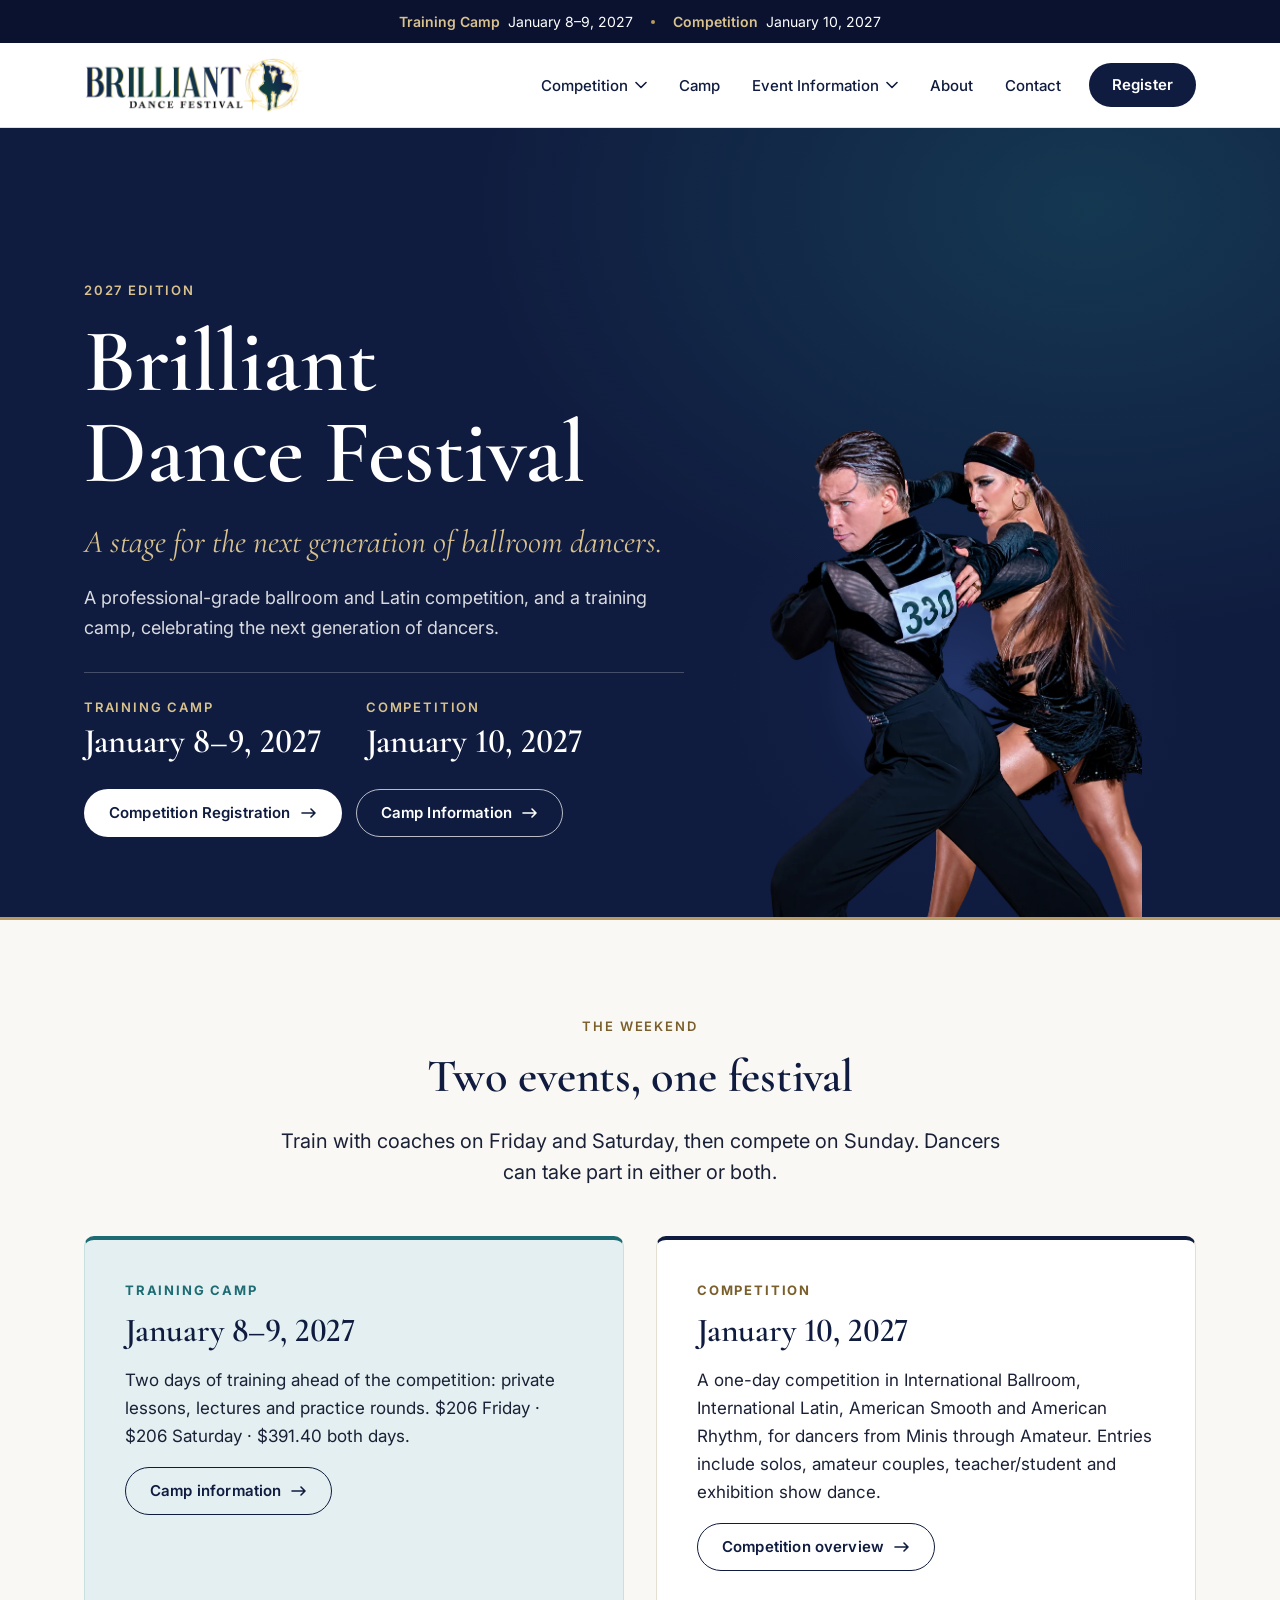
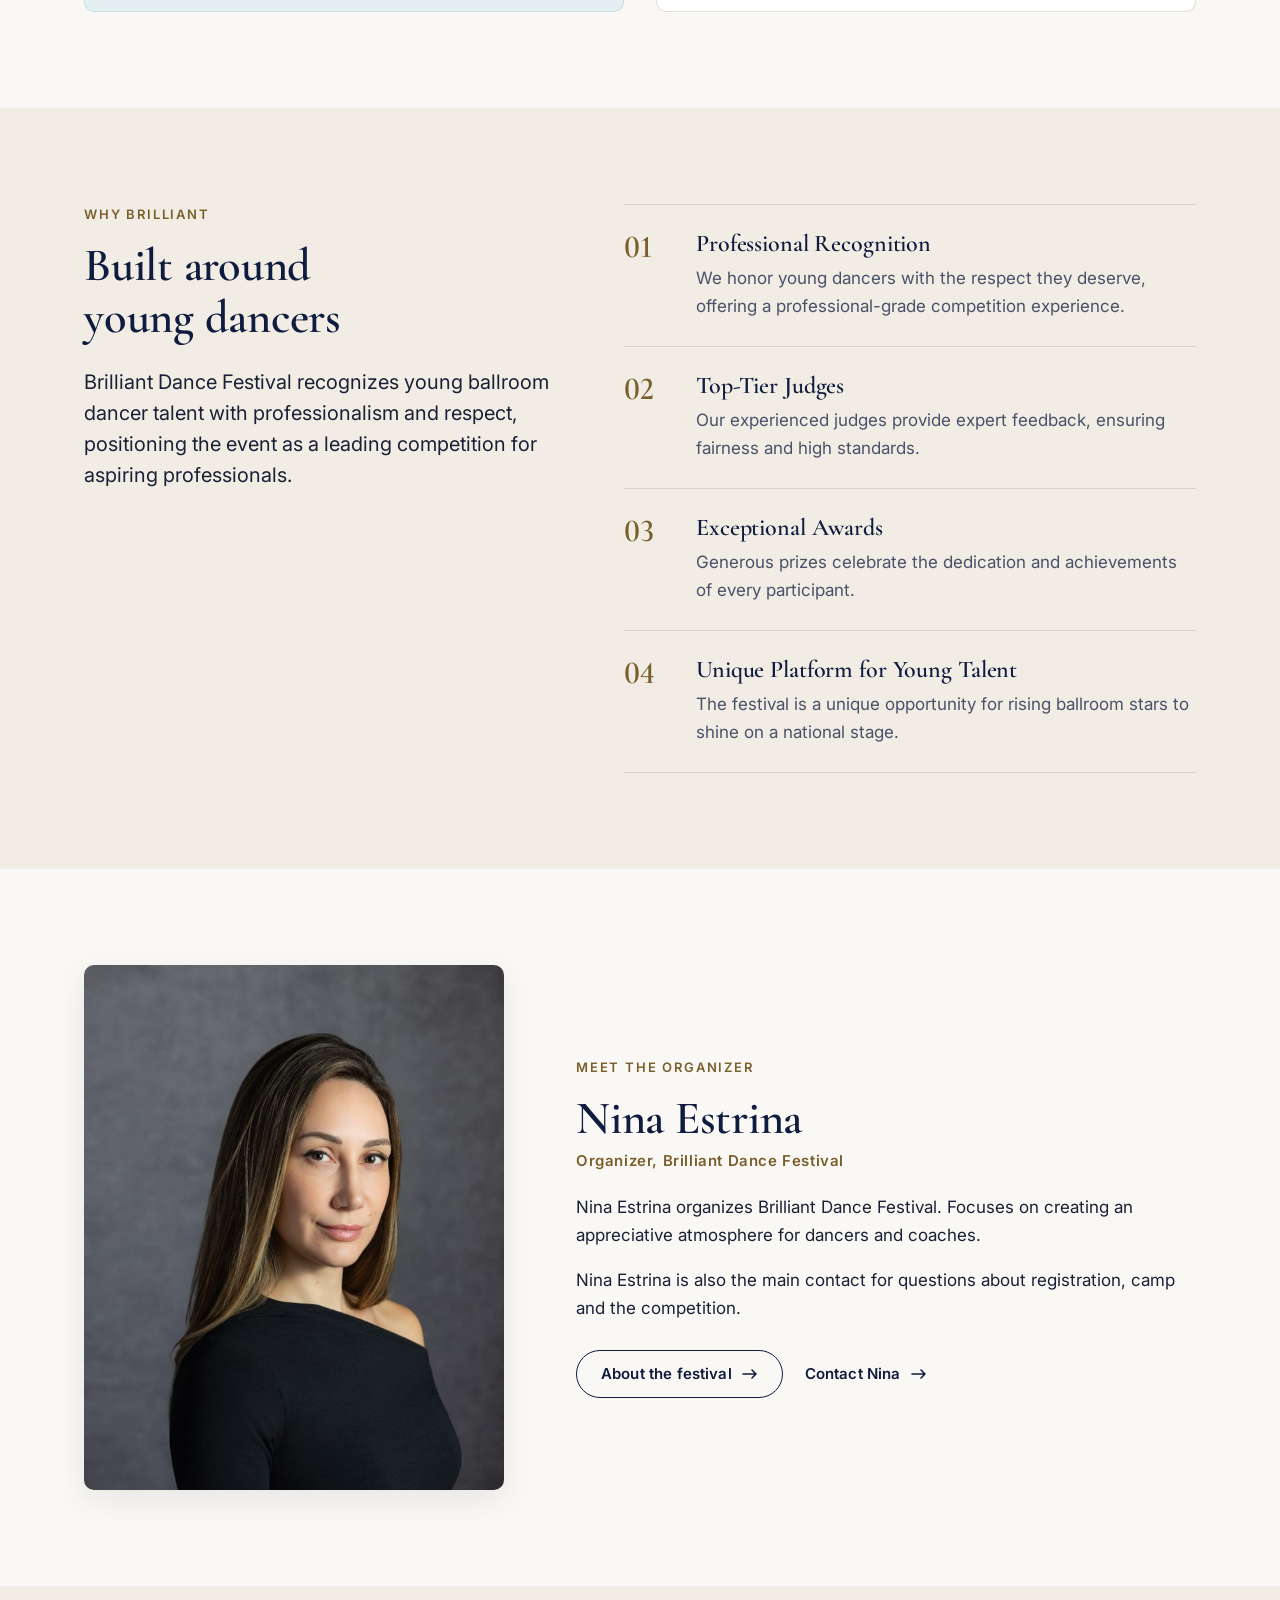
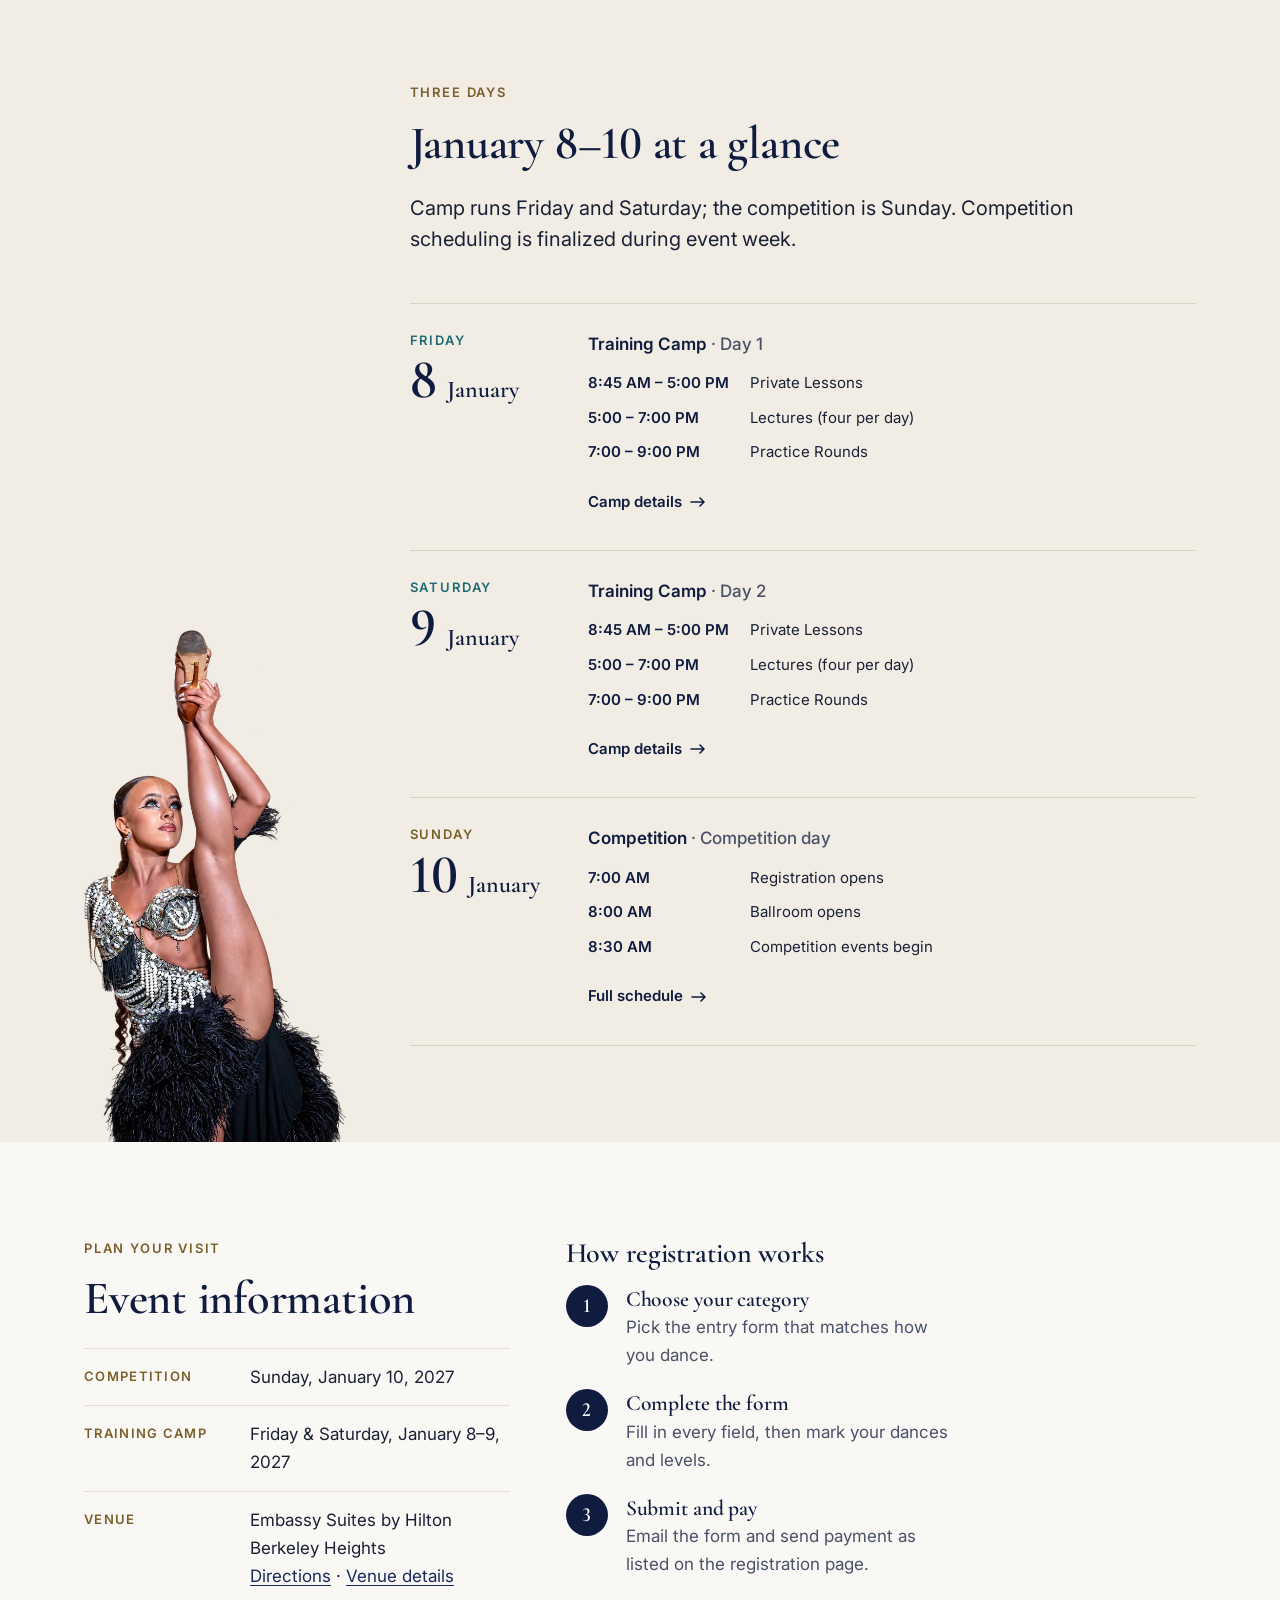
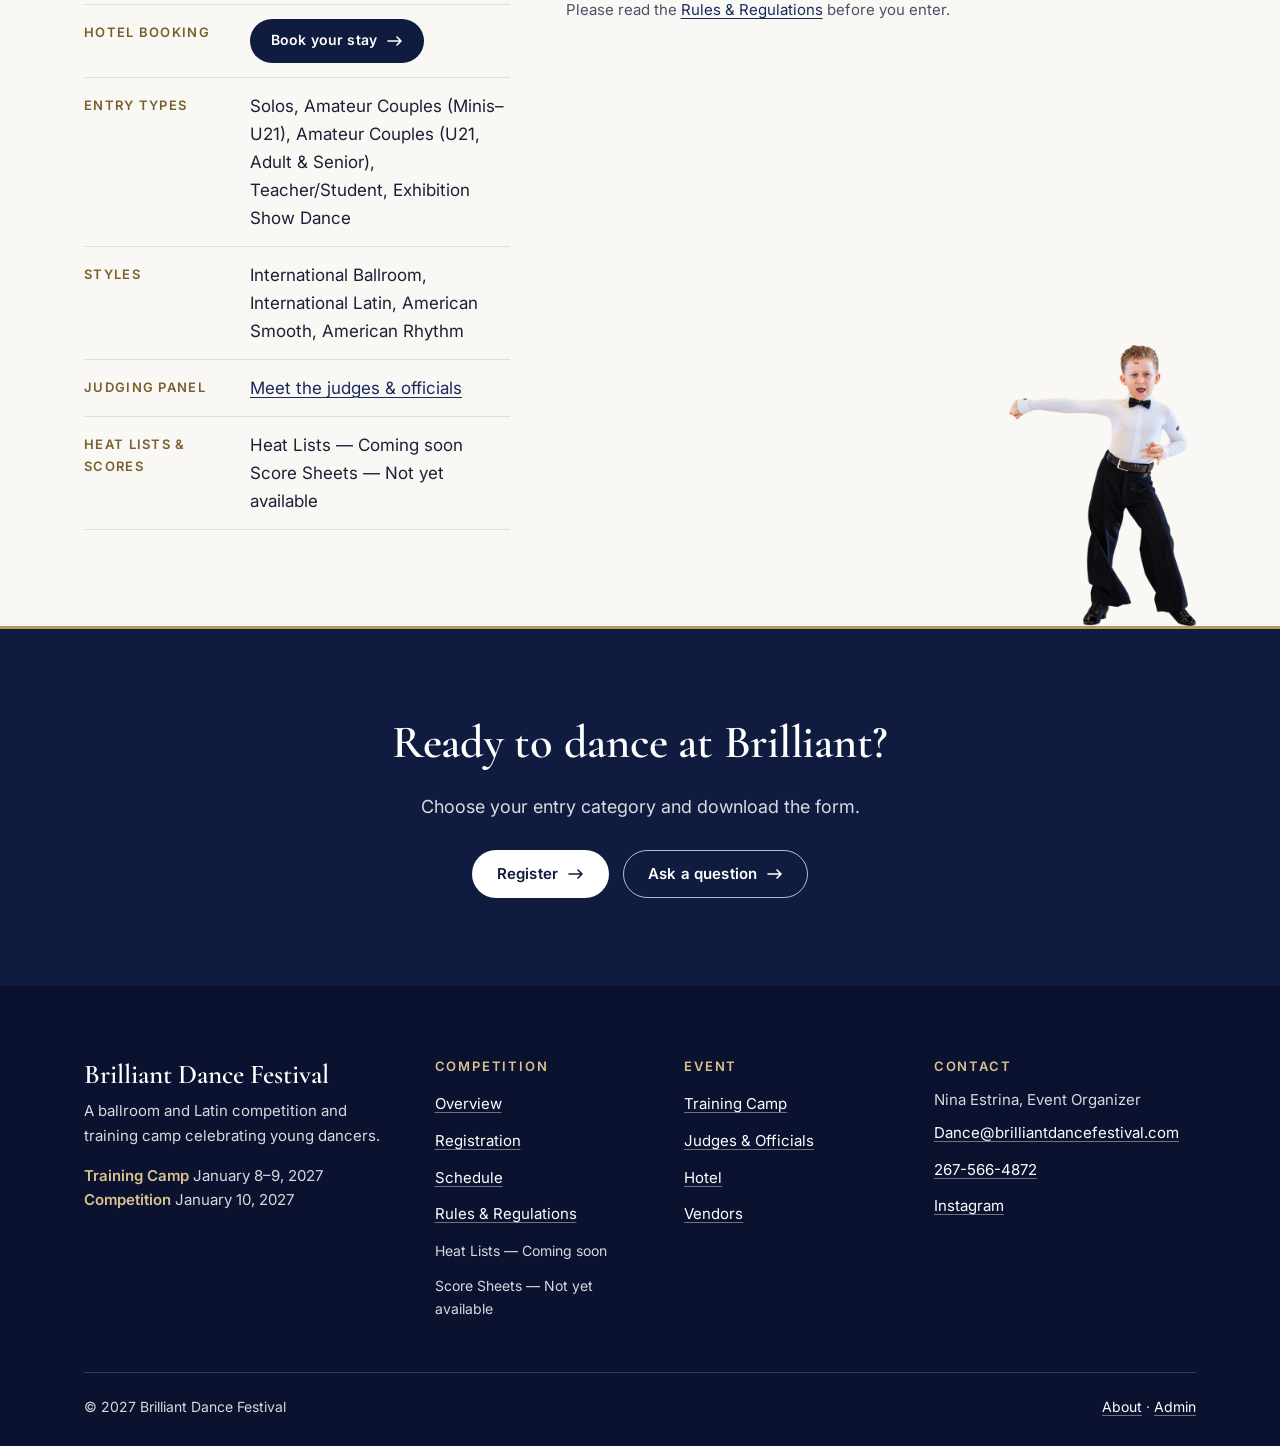
<file: index.html>
<!DOCTYPE html>
<html lang="en" class="no-js">
<head>
<meta charset="UTF-8">
<meta name="viewport" content="width=device-width, initial-scale=1">
<title>Brilliant Dance Festival 2027 | Camp January 8–9, 2027 · Competition January 10, 2027</title>
<meta name="description" content="Brilliant Dance Festival 2027: Training Camp January 8–9, 2027 and ballroom competition January 10, 2027 at Embassy Suites by Hilton Berkeley Heights. Registration, schedule and event information.">
<meta name="theme-color" content="#101c3f">
<meta property="og:type" content="website">
<meta property="og:site_name" content="Brilliant Dance Festival">
<meta property="og:title" content="Brilliant Dance Festival 2027 | Camp January 8–9, 2027 · Competition January 10, 2027">
<meta property="og:description" content="Brilliant Dance Festival 2027: Training Camp January 8–9, 2027 and ballroom competition January 10, 2027 at Embassy Suites by Hilton Berkeley Heights. Registration, schedule and event information.">
<meta name="twitter:card" content="summary">
<meta name="twitter:title" content="Brilliant Dance Festival 2027 | Camp January 8–9, 2027 · Competition January 10, 2027">
<meta name="twitter:description" content="Brilliant Dance Festival 2027: Training Camp January 8–9, 2027 and ballroom competition January 10, 2027 at Embassy Suites by Hilton Berkeley Heights. Registration, schedule and event information.">
<link rel="icon" href="favicon.ico" sizes="any">
<link rel="icon" type="image/png" sizes="48x48" href="assets/icons/icon-48.png">
<link rel="icon" type="image/png" sizes="192x192" href="assets/icons/icon-192.png">
<link rel="apple-touch-icon" href="assets/icons/apple-touch-icon.png">
<link rel="preconnect" href="https://fonts.googleapis.com">
<link rel="preconnect" href="https://fonts.gstatic.com" crossorigin>
<link rel="stylesheet" href="https://fonts.googleapis.com/css2?family=Cormorant+Garamond:wght@500;600;700&family=Inter:wght@400;500;600;700&display=swap">
<link rel="stylesheet" href="css/style.css">
<script>document.documentElement.className='js';setTimeout(function(){if(!document.documentElement.classList.contains('js-ready'))document.documentElement.classList.add('js-failed')},2500);</script>
<script type="application/ld+json">{"@context": "https://schema.org", "@type": "Event", "name": "Brilliant Dance Festival 2027", "description": "Ballroom and Latin competition and training camp for young dancers.", "startDate": "2027-01-08", "endDate": "2027-01-10", "eventStatus": "https://schema.org/EventScheduled", "eventAttendanceMode": "https://schema.org/OfflineEventAttendanceMode", "organizer": {"@type": "Person", "name": "Nina Estrina"}, "location": {"@type": "Place", "name": "Embassy Suites by Hilton Berkeley Heights", "address": "250 Connell Dr, Berkeley Heights, NJ 07922, United States"}, "subEvent": [{"@type": "Event", "name": "Brilliant Ballroom Training Camp", "startDate": "2027-01-08", "endDate": "2027-01-09"}, {"@type": "Event", "name": "Brilliant Dance Festival Competition", "startDate": "2027-01-10"}]}</script>
</head>
<body>
<a class="skip-link" href="#main">Skip to main content</a>

<div class="announce">
  <div class="container">
    <p><span><strong>Training Camp</strong> January 8–9, 2027</span><span class="dot" aria-hidden="true"></span><span><strong>Competition</strong> January 10, 2027</span></p>
  </div>
</div>
<header class="site-header">
  <div class="container nav-wrap">
    <a class="brand" href="index.html" aria-label="Brilliant Dance Festival — home">
      <img src="assets/logo.png" alt="Brilliant Dance Festival" width="900" height="229">
    </a>
    <button type="button" class="nav-toggle" aria-expanded="false" aria-controls="site-nav"><span class="bars" aria-hidden="true"></span><span class="sr-only">Menu</span></button>
    <nav id="site-nav" class="main-nav" aria-label="Primary">
      <ul>
          <li class="has-menu"><button type="button" class="menu-btn" aria-expanded="false" aria-controls="menu-0">Competition<svg class="chev" viewBox="0 0 12 8" width="12" height="8" aria-hidden="true"><path d="M1 1.5l5 5 5-5" fill="none" stroke="currentColor" stroke-width="1.6" stroke-linecap="round" stroke-linejoin="round"/></svg></button><ul class="submenu" id="menu-0"><li><a href="competition.html">Competition Overview</a></li><li><a href="schedule.html">Schedule</a></li><li><a href="prizes.html">Prizes</a></li><li><a href="judges.html">Judges &amp; Officials</a></li><li><a href="partner-search.html">Partner Search</a></li><li><a href="rules-regulations.html">Rules &amp; Regulations</a></li><li class="submenu-status"><span><strong>Heat Lists</strong> &mdash; Coming soon</span></li><li class="submenu-status"><span><strong>Score Sheets</strong> &mdash; Not yet available</span></li></ul></li>
          <li><a class="nav-link" href="camp.html">Camp</a></li>
          <li class="has-menu"><button type="button" class="menu-btn" aria-expanded="false" aria-controls="menu-2">Event Information<svg class="chev" viewBox="0 0 12 8" width="12" height="8" aria-hidden="true"><path d="M1 1.5l5 5 5-5" fill="none" stroke="currentColor" stroke-width="1.6" stroke-linecap="round" stroke-linejoin="round"/></svg></button><ul class="submenu" id="menu-2"><li><a href="registration.html">Registration</a></li><li><a href="hotel.html">Hotel</a></li><li><a href="vendors.html">Vendors</a></li></ul></li>
          <li><a class="nav-link" href="about.html">About</a></li>
          <li><a class="nav-link" href="contact.html">Contact</a></li>
          <li class="nav-cta"><a class="btn btn-primary" href="registration.html">Register</a></li>
      </ul>
    </nav>
  </div>
</header>
<main id="main">

<section class="hero hero-art">
  <div class="container hero-grid">
    <div class="hero-copy">
      <p class="eyebrow on-dark">2027 Edition</p>
      <h1>Brilliant Dance Festival</h1>
      <p class="hero-tagline">A stage for the next generation of ballroom dancers.</p>
      <p class="hero-lede">A professional-grade ballroom and Latin competition, and a training camp, celebrating the next generation of dancers.</p>
      <dl class="hero-dates">
        <div><dt>Training Camp</dt><dd>January 8–9, 2027</dd></div>
        <div><dt>Competition</dt><dd>January 10, 2027</dd></div>
      </dl>
      <div class="actions">
        <a class="btn btn-light" href="registration.html">Competition Registration<svg class="arrow" viewBox="0 0 16 10" width="16" height="10" aria-hidden="true"><path d="M1 5h13M10 1l4 4-4 4" fill="none" stroke="currentColor" stroke-width="1.6" stroke-linecap="round" stroke-linejoin="round"/></svg></a>
        <a class="btn btn-ghost" href="camp.html">Camp Information<svg class="arrow" viewBox="0 0 16 10" width="16" height="10" aria-hidden="true"><path d="M1 5h13M10 1l4 4-4 4" fill="none" stroke="currentColor" stroke-width="1.6" stroke-linecap="round" stroke-linejoin="round"/></svg></a>
      </div>
    </div>
    <div class="cutout cutout--couple reveal" aria-hidden="true"><picture><source srcset="assets/images/camp-couple.webp" type="image/webp"><img src="assets/images/camp-couple.png" alt="" width="765" height="1000" loading="eager" fetchpriority="high" decoding="async"></picture></div>
  </div>
</section>

<section class="section " aria-labelledby="overview-title"><div class="container"><div class="section-head  reveal"><p class="eyebrow">The weekend</p><h2 id="overview-title">Two events, one festival</h2><p class="lead">Train with coaches on Friday and Saturday, then compete on Sunday. Dancers can take part in either or both.</p></div>
<div class="duo">
  <article class="path path-camp reveal">
    <p class="path-kind">Training Camp</p>
    <h3>January 8–9, 2027</h3>
    <p>Two days of training ahead of the competition: private lessons, lectures and practice rounds. $206 Friday &middot; $206 Saturday &middot; $391.40 both days.</p>
    <a class="btn btn-secondary" href="camp.html">Camp information<svg class="arrow" viewBox="0 0 16 10" width="16" height="10" aria-hidden="true"><path d="M1 5h13M10 1l4 4-4 4" fill="none" stroke="currentColor" stroke-width="1.6" stroke-linecap="round" stroke-linejoin="round"/></svg></a>
  </article>
  <article class="path path-comp reveal">
    <p class="path-kind">Competition</p>
    <h3>January 10, 2027</h3>
    <p>A one-day competition in International Ballroom, International Latin, American Smooth and American Rhythm, for dancers from Minis through Amateur. Entries include solos, amateur couples, teacher/student and exhibition show dance.</p>
    <a class="btn btn-secondary" href="competition.html">Competition overview<svg class="arrow" viewBox="0 0 16 10" width="16" height="10" aria-hidden="true"><path d="M1 5h13M10 1l4 4-4 4" fill="none" stroke="currentColor" stroke-width="1.6" stroke-linecap="round" stroke-linejoin="round"/></svg></a>
  </article>
</div></div></section>

<section class="section alt" aria-labelledby="why-title"><div class="container">
<div class="split-text">
  <div class="reveal">
    <p class="eyebrow">Why Brilliant</p>
    <h2 id="why-title">Built around young dancers</h2>
    <p class="lead">Brilliant Dance Festival recognizes young ballroom dancer talent with professionalism and respect, positioning the event as a leading competition for aspiring professionals.</p>
  </div>
  <ol class="why"><li class="reveal"><span class="num" aria-hidden="true">01</span><div><h3>Professional Recognition</h3><p>We honor young dancers with the respect they deserve, offering a professional-grade competition experience.</p></div></li><li class="reveal"><span class="num" aria-hidden="true">02</span><div><h3>Top-Tier Judges</h3><p>Our experienced judges provide expert feedback, ensuring fairness and high standards.</p></div></li><li class="reveal"><span class="num" aria-hidden="true">03</span><div><h3>Exceptional Awards</h3><p>Generous prizes celebrate the dedication and achievements of every participant.</p></div></li><li class="reveal"><span class="num" aria-hidden="true">04</span><div><h3>Unique Platform for Young Talent</h3><p>The festival is a unique opportunity for rising ballroom stars to shine on a national stage.</p></div></li></ol>
</div></div></section>

<section class="section " aria-labelledby="organizer-title"><div class="container">
<div class="organizer ">
  <figure class="portrait reveal reveal-img"><img class="" src="assets/images/nina-estrina-900.jpg" srcset="assets/images/nina-estrina-600.jpg 600w, assets/images/nina-estrina-900.jpg 900w, assets/images/nina-estrina-1200.jpg 1200w" sizes="(min-width: 900px) 420px, (min-width: 600px) 60vw, 90vw" width="1200" height="1500" alt="Portrait of Nina Estrina, organizer of Brilliant Dance Festival" loading="lazy" decoding="async"></figure>
  <div class="organizer-copy reveal">
    <p class="eyebrow">Meet the Organizer</p>
    <h2 id="organizer-title">Nina Estrina</h2>
    <p class="role-line">Organizer, Brilliant Dance Festival</p>
    <p>Nina Estrina organizes Brilliant Dance Festival. Focuses on creating an appreciative atmosphere for dancers and coaches.</p>
    <p>Nina Estrina is also the main contact for questions about registration, camp and the competition.</p>
    <div class="actions"><a class="btn btn-secondary" href="about.html">About the festival<svg class="arrow" viewBox="0 0 16 10" width="16" height="10" aria-hidden="true"><path d="M1 5h13M10 1l4 4-4 4" fill="none" stroke="currentColor" stroke-width="1.6" stroke-linecap="round" stroke-linejoin="round"/></svg></a><a class="btn btn-text" href="contact.html">Contact Nina<svg class="arrow" viewBox="0 0 16 10" width="16" height="10" aria-hidden="true"><path d="M1 5h13M10 1l4 4-4 4" fill="none" stroke="currentColor" stroke-width="1.6" stroke-linecap="round" stroke-linejoin="round"/></svg></a></div>
  </div>
</div></div></section>

<section class="section alt days-section" aria-labelledby="days-title">
  <div class="container days-grid">
    <div class="cutout cutout--kick reveal" aria-hidden="true"><picture><source srcset="assets/images/camp-high-kick.webp" type="image/webp"><img src="assets/images/camp-high-kick.png" alt="" width="511" height="1000" loading="lazy" decoding="async"></picture></div>
    <div class="days-body">
      <div class="section-head left reveal"><p class="eyebrow">Three days</p><h2 id="days-title">January 8&ndash;10 at a glance</h2><p class="lead">Camp runs Friday and Saturday; the competition is Sunday. Competition scheduling is finalized during event week.</p></div>
      <ol class="days">
    <li class="day camp reveal">
      <div class="day-date"><p class="day-wd">Friday</p><p class="day-num"><span>8</span> January</p></div>
      <div class="day-main">
        <p class="day-kind">Training Camp <span class="day-sub">&middot; Day 1</span></p>
        <ul class="day-times"><li><span class="time">8:45 AM – 5:00 PM</span><span>Private Lessons</span></li><li><span class="time">5:00 – 7:00 PM</span><span>Lectures (four per day)</span></li><li><span class="time">7:00 – 9:00 PM</span><span>Practice Rounds</span></li></ul>
        <a class="text-link" href="camp.html">Camp details<svg class="arrow" viewBox="0 0 16 10" width="16" height="10" aria-hidden="true"><path d="M1 5h13M10 1l4 4-4 4" fill="none" stroke="currentColor" stroke-width="1.6" stroke-linecap="round" stroke-linejoin="round"/></svg></a>
      </div>
    </li>
    <li class="day camp reveal">
      <div class="day-date"><p class="day-wd">Saturday</p><p class="day-num"><span>9</span> January</p></div>
      <div class="day-main">
        <p class="day-kind">Training Camp <span class="day-sub">&middot; Day 2</span></p>
        <ul class="day-times"><li><span class="time">8:45 AM – 5:00 PM</span><span>Private Lessons</span></li><li><span class="time">5:00 – 7:00 PM</span><span>Lectures (four per day)</span></li><li><span class="time">7:00 – 9:00 PM</span><span>Practice Rounds</span></li></ul>
        <a class="text-link" href="camp.html">Camp details<svg class="arrow" viewBox="0 0 16 10" width="16" height="10" aria-hidden="true"><path d="M1 5h13M10 1l4 4-4 4" fill="none" stroke="currentColor" stroke-width="1.6" stroke-linecap="round" stroke-linejoin="round"/></svg></a>
      </div>
    </li>
    <li class="day comp reveal">
      <div class="day-date"><p class="day-wd">Sunday</p><p class="day-num"><span>10</span> January</p></div>
      <div class="day-main">
        <p class="day-kind">Competition <span class="day-sub">&middot; Competition day</span></p>
        <ul class="day-times"><li><span class="time">7:00 AM</span><span>Registration opens</span></li><li><span class="time">8:00 AM</span><span>Ballroom opens</span></li><li><span class="time">8:30 AM</span><span>Competition events begin</span></li></ul>
        <a class="text-link" href="schedule.html">Full schedule<svg class="arrow" viewBox="0 0 16 10" width="16" height="10" aria-hidden="true"><path d="M1 5h13M10 1l4 4-4 4" fill="none" stroke="currentColor" stroke-width="1.6" stroke-linecap="round" stroke-linejoin="round"/></svg></a>
      </div>
    </li></ol>
    </div>
  </div>
</section>

<section class="section info-section" aria-labelledby="info-title">
  <div class="container info-grid">
    <div class="reveal">
      <p class="eyebrow">Plan your visit</p>
      <h2 id="info-title">Event information</h2>
      
<dl class="facts">
  <div><dt>Competition</dt><dd>Sunday, January 10, 2027</dd></div>
  <div><dt>Training Camp</dt><dd>Friday &amp; Saturday, January 8–9, 2027</dd></div>
  <div><dt>Venue</dt><dd>Embassy Suites by Hilton Berkeley Heights<br><a href="https://www.google.com/maps/search/?api=1&amp;query=250%20Connell%20Dr%2C%20Berkeley%20Heights%2C%20NJ%2007922%2C%20United%20States" target="_blank" rel="noopener">Directions</a> &middot; <a href="hotel.html">Venue details</a></dd></div>
  <div><dt>Hotel booking</dt><dd><a class="btn btn-primary btn-sm" href="https://www.hilton.com/en/attend-my-event/2027-brilliant-dance/" target="_blank" rel="noopener">Book your stay<svg class="arrow" viewBox="0 0 16 10" width="16" height="10" aria-hidden="true"><path d="M1 5h13M10 1l4 4-4 4" fill="none" stroke="currentColor" stroke-width="1.6" stroke-linecap="round" stroke-linejoin="round"/></svg></a></dd></div>
  <div><dt>Entry types</dt><dd>Solos, Amateur Couples (Minis–U21), Amateur Couples (U21, Adult &amp; Senior), Teacher/Student, Exhibition Show Dance</dd></div>
  <div><dt>Styles</dt><dd>International Ballroom, International Latin, American Smooth, American Rhythm</dd></div>
  <div><dt>Judging panel</dt><dd><a href="judges.html">Meet the judges &amp; officials</a></dd></div>
  <div><dt>Heat lists &amp; scores</dt><dd>Heat Lists &mdash; Coming soon<br>Score Sheets &mdash; Not yet available</dd></div>
</dl>
    </div>
    <div class="info-reg reveal">
      <h3 class="h3-display">How registration works</h3>
      <ol class="steps">
  <li><h3>Choose your category</h3><p>Pick the entry form that matches how you dance.</p></li>
  <li><h3>Complete the form</h3><p>Fill in every field, then mark your dances and levels.</p></li>
  <li><h3>Submit and pay</h3><p>Email the form and send payment as listed on the registration page.</p></li>
</ol>
      <p class="small-note">Please read the <a href="rules-regulations.html">Rules &amp; Regulations</a> before you enter.</p>
    </div>
    <div class="cutout cutout--boy reveal" aria-hidden="true"><picture><source srcset="assets/images/camp-boy.webp" type="image/webp"><img src="assets/images/camp-boy.png" alt="" width="466" height="700" loading="lazy" decoding="async"></picture></div>
  </div>
</section>

<section class="cta-band">
  <div class="container reveal">
    <h2>Ready to dance at Brilliant?</h2>
    <p>Choose your entry category and download the form.</p>
    <div class="actions center"><a class="btn btn-light" href="registration.html">Register<svg class="arrow" viewBox="0 0 16 10" width="16" height="10" aria-hidden="true"><path d="M1 5h13M10 1l4 4-4 4" fill="none" stroke="currentColor" stroke-width="1.6" stroke-linecap="round" stroke-linejoin="round"/></svg></a><a class="btn btn-ghost" href="contact.html">Ask a question<svg class="arrow" viewBox="0 0 16 10" width="16" height="10" aria-hidden="true"><path d="M1 5h13M10 1l4 4-4 4" fill="none" stroke="currentColor" stroke-width="1.6" stroke-linecap="round" stroke-linejoin="round"/></svg></a></div>
  </div>
</section>

</main>
<footer class="site-footer">
  <div class="container">
    <div class="footer-grid">
      <div class="footer-brand">
        <p class="footer-name">Brilliant Dance Festival</p>
        <p>A ballroom and Latin competition and training camp celebrating young dancers.</p>
        <p class="footer-dates"><strong>Training Camp</strong> January 8–9, 2027<br><strong>Competition</strong> January 10, 2027</p>
      </div>
      <nav aria-label="Competition">
        <h2>Competition</h2>
        <ul>
          <li><a href="competition.html">Overview</a></li>
          <li><a href="registration.html">Registration</a></li>
          <li><a href="schedule.html">Schedule</a></li>
          <li><a href="rules-regulations.html">Rules &amp; Regulations</a></li>
          <li class="footer-status"><span>Heat Lists &mdash; Coming soon</span></li><li class="footer-status"><span>Score Sheets &mdash; Not yet available</span></li>
        </ul>
      </nav>
      <nav aria-label="Event information">
        <h2>Event</h2>
        <ul>
          <li><a href="camp.html">Training Camp</a></li>
          <li><a href="judges.html">Judges &amp; Officials</a></li>
          <li><a href="hotel.html">Hotel</a></li>
          <li><a href="vendors.html">Vendors</a></li>
        </ul>
      </nav>
      <div>
        <h2>Contact</h2>
        <ul>
          <li>Nina Estrina, Event Organizer</li>
          <li><a href="mailto:Dance@brilliantdancefestival.com">Dance@brilliantdancefestival.com</a></li>
          <li><a href="tel:2675664872">267-566-4872</a></li>
          <li><a href="https://www.instagram.com/brilliant.dance.festival" target="_blank" rel="noopener">Instagram<span class="sr-only"> (opens in a new tab)</span></a></li>
        </ul>
      </div>
    </div>
    <div class="bottom-bar">
      <span>&copy; 2027 Brilliant Dance Festival</span>
      <span><a href="about.html">About</a> &middot; <a href="/admin">Admin</a></span>
    </div>
  </div>
</footer>
<script src="js/main.js" defer></script>
</body>
</html>
</file>
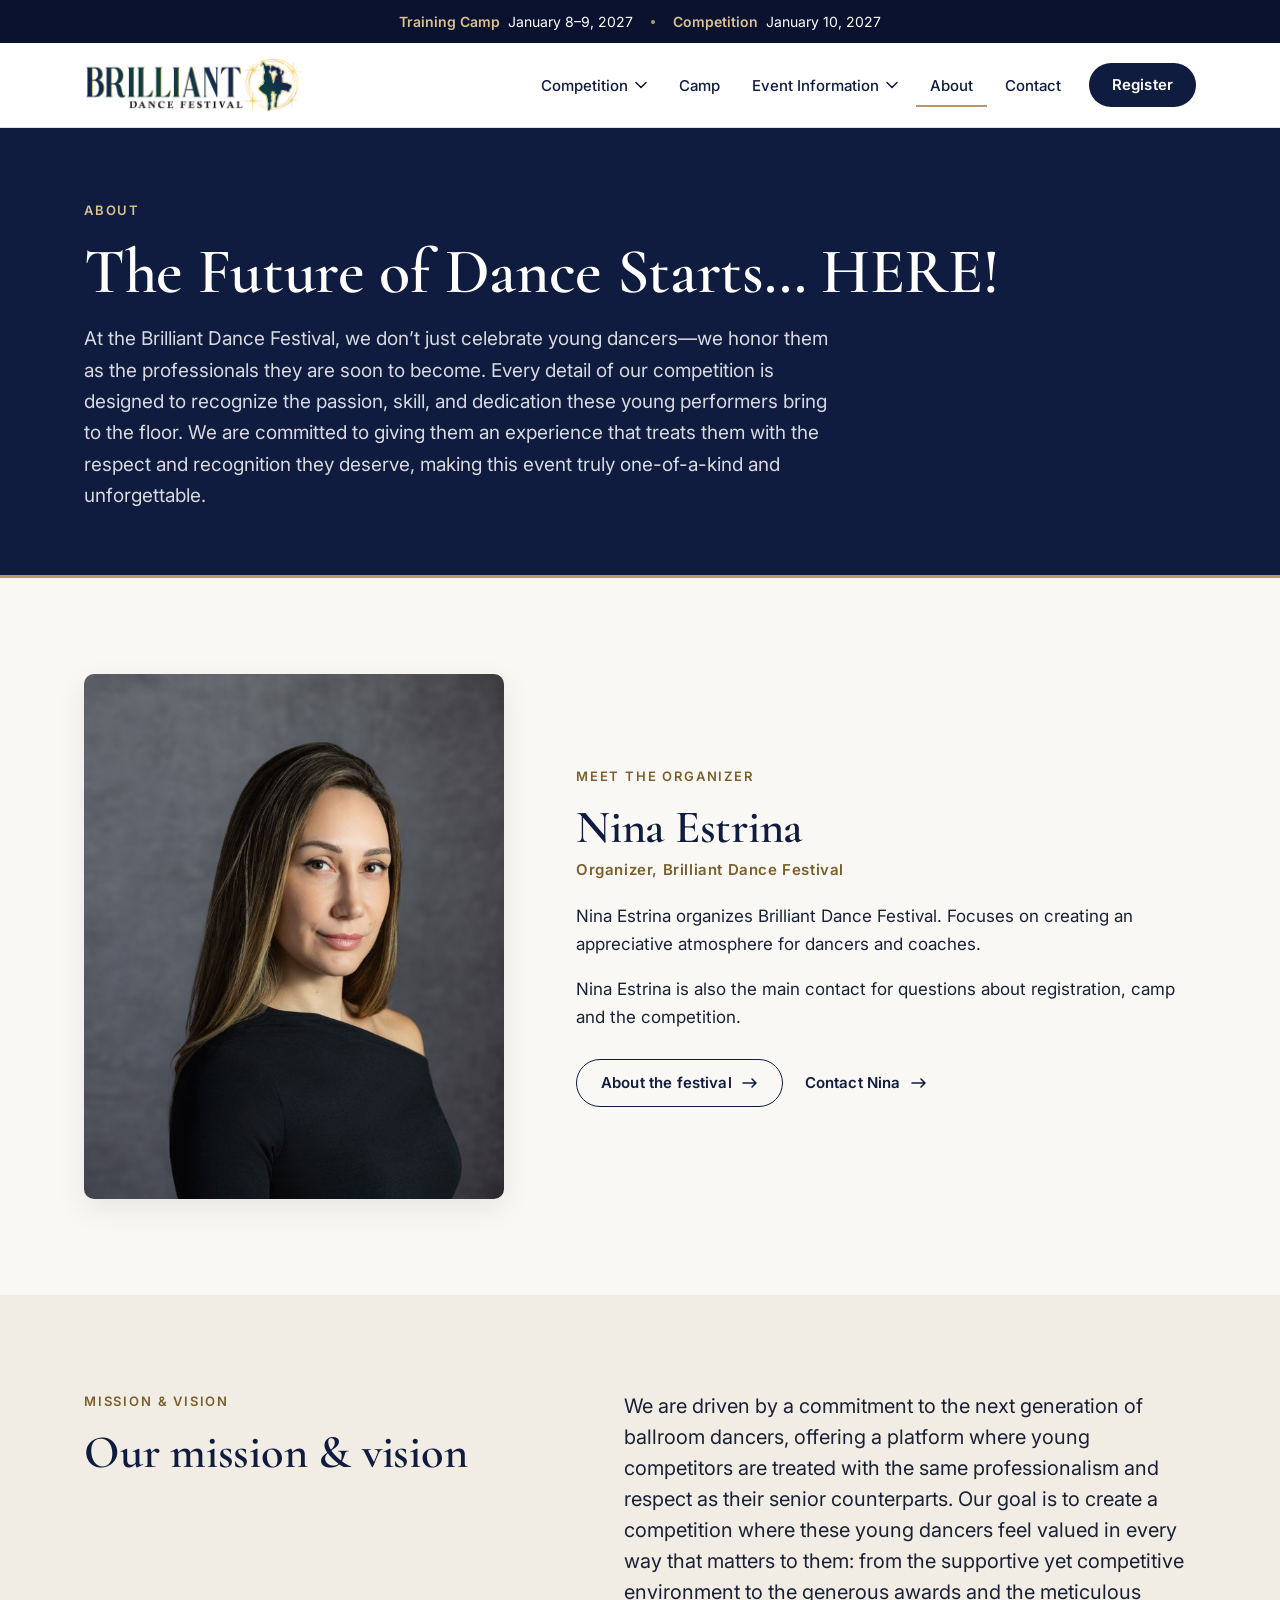
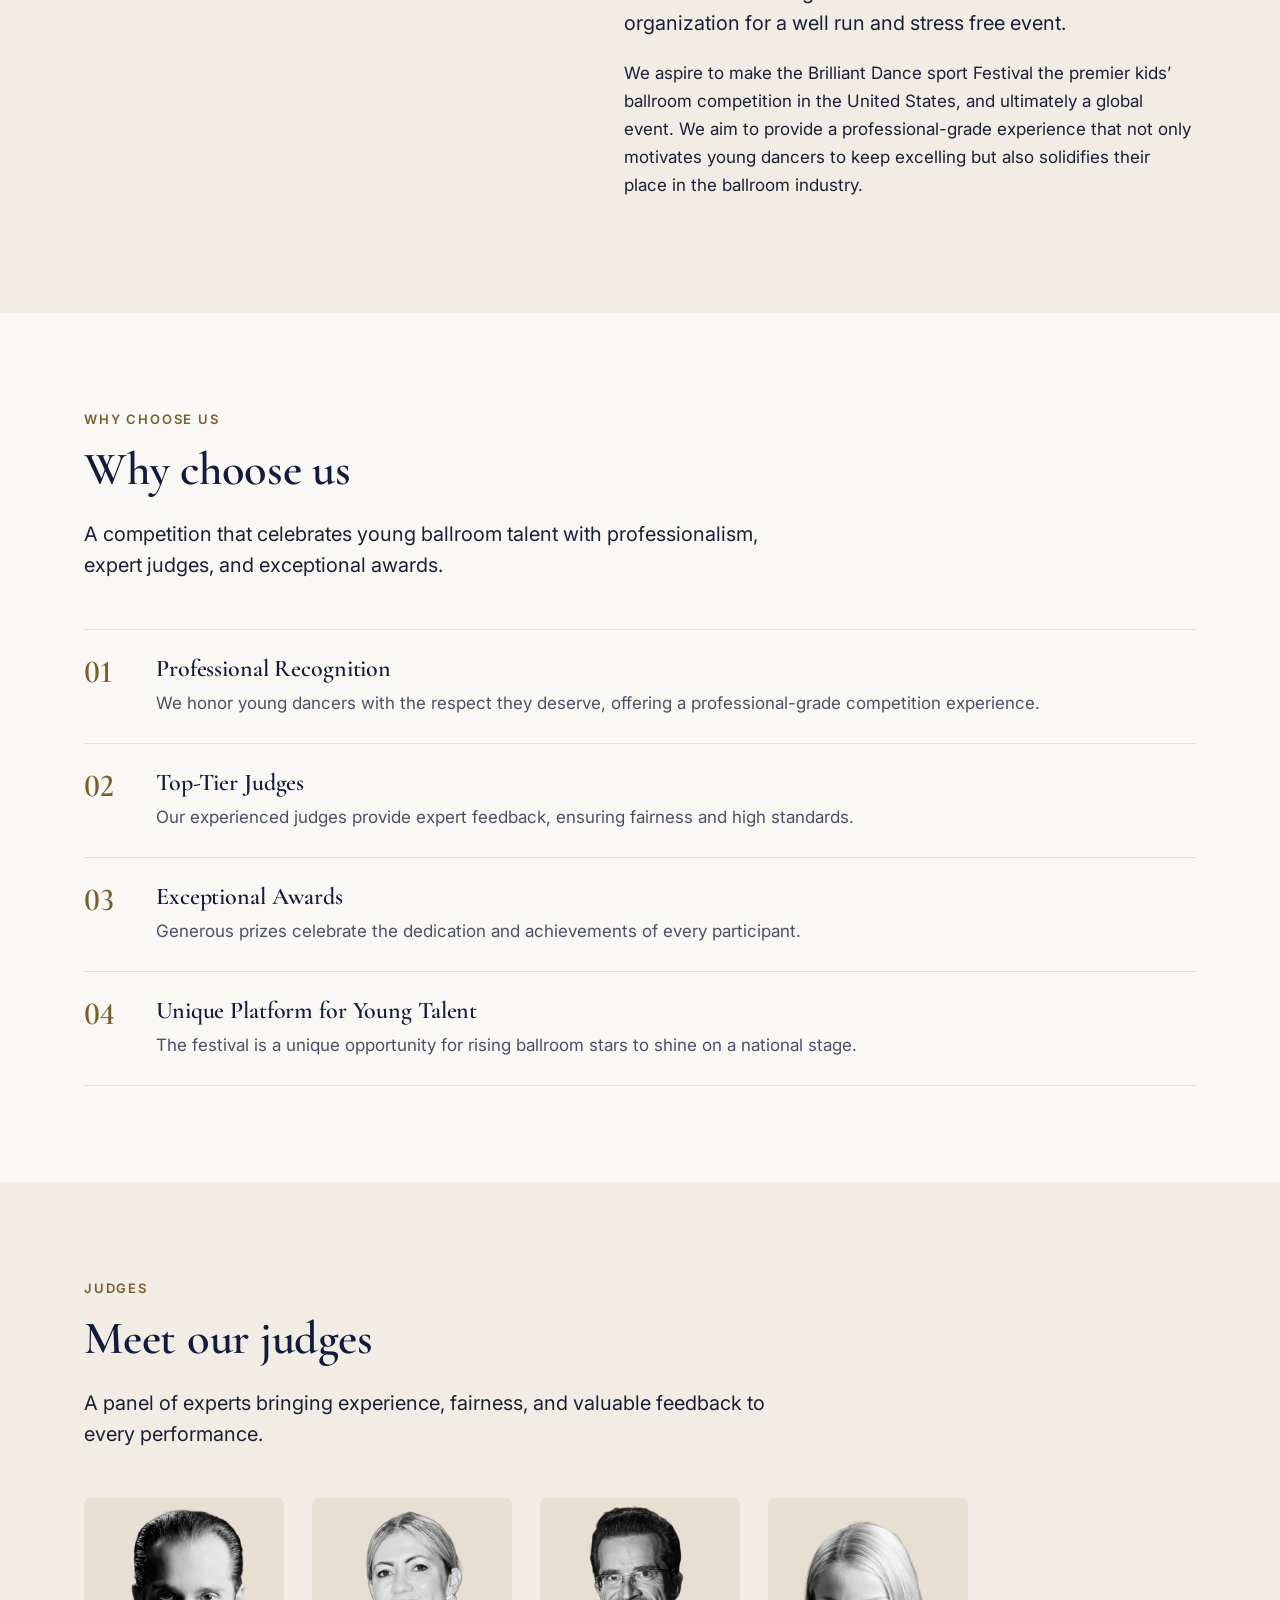
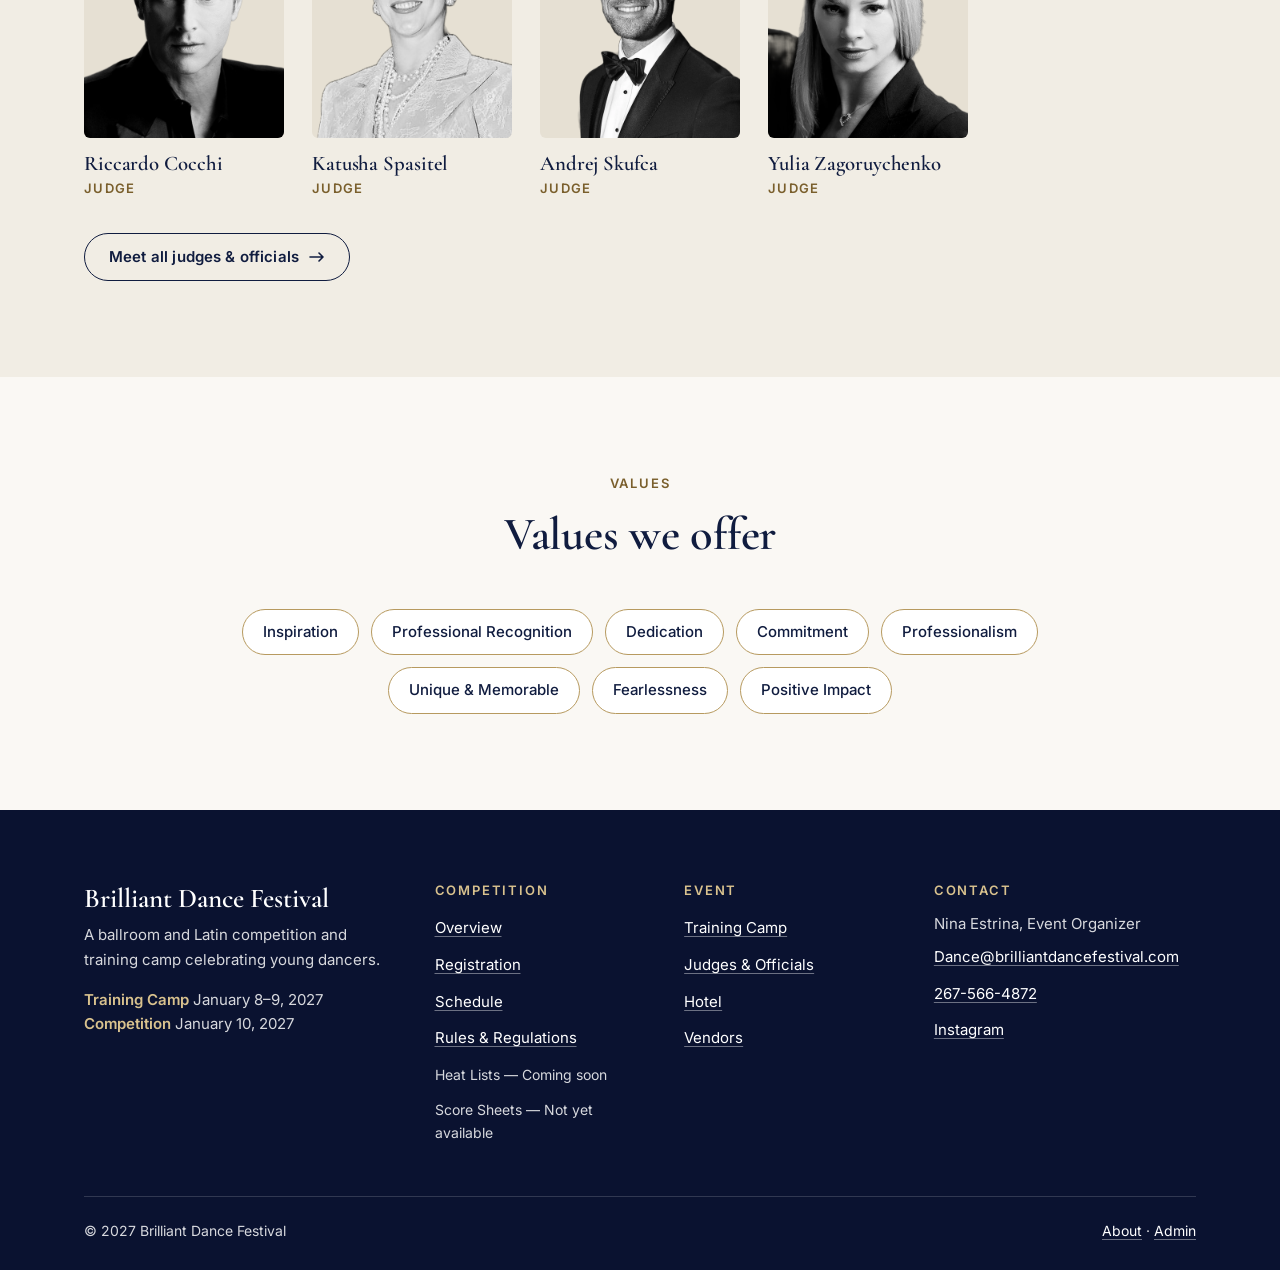
<file: about.html>
<!DOCTYPE html>
<html lang="en" class="no-js">
<head>
<meta charset="UTF-8">
<meta name="viewport" content="width=device-width, initial-scale=1">
<title>About | Brilliant Dance Festival 2027</title>
<meta name="description" content="About Brilliant Dance Festival: our mission and vision, and Nina Estrina, the organizer behind the festival.">
<meta name="theme-color" content="#101c3f">
<meta property="og:type" content="website">
<meta property="og:site_name" content="Brilliant Dance Festival">
<meta property="og:title" content="About | Brilliant Dance Festival 2027">
<meta property="og:description" content="About Brilliant Dance Festival: our mission and vision, and Nina Estrina, the organizer behind the festival.">
<meta name="twitter:card" content="summary">
<meta name="twitter:title" content="About | Brilliant Dance Festival 2027">
<meta name="twitter:description" content="About Brilliant Dance Festival: our mission and vision, and Nina Estrina, the organizer behind the festival.">
<link rel="icon" href="favicon.ico" sizes="any">
<link rel="icon" type="image/png" sizes="48x48" href="assets/icons/icon-48.png">
<link rel="icon" type="image/png" sizes="192x192" href="assets/icons/icon-192.png">
<link rel="apple-touch-icon" href="assets/icons/apple-touch-icon.png">
<link rel="preconnect" href="https://fonts.googleapis.com">
<link rel="preconnect" href="https://fonts.gstatic.com" crossorigin>
<link rel="stylesheet" href="https://fonts.googleapis.com/css2?family=Cormorant+Garamond:wght@500;600;700&family=Inter:wght@400;500;600;700&display=swap">
<link rel="stylesheet" href="css/style.css">
<script>document.documentElement.className='js';setTimeout(function(){if(!document.documentElement.classList.contains('js-ready'))document.documentElement.classList.add('js-failed')},2500);</script>
</head>
<body>
<a class="skip-link" href="#main">Skip to main content</a>

<div class="announce">
  <div class="container">
    <p><span><strong>Training Camp</strong> January 8–9, 2027</span><span class="dot" aria-hidden="true"></span><span><strong>Competition</strong> January 10, 2027</span></p>
  </div>
</div>
<header class="site-header">
  <div class="container nav-wrap">
    <a class="brand" href="index.html" aria-label="Brilliant Dance Festival — home">
      <img src="assets/logo.png" alt="Brilliant Dance Festival" width="900" height="229">
    </a>
    <button type="button" class="nav-toggle" aria-expanded="false" aria-controls="site-nav"><span class="bars" aria-hidden="true"></span><span class="sr-only">Menu</span></button>
    <nav id="site-nav" class="main-nav" aria-label="Primary">
      <ul>
          <li class="has-menu"><button type="button" class="menu-btn" aria-expanded="false" aria-controls="menu-0">Competition<svg class="chev" viewBox="0 0 12 8" width="12" height="8" aria-hidden="true"><path d="M1 1.5l5 5 5-5" fill="none" stroke="currentColor" stroke-width="1.6" stroke-linecap="round" stroke-linejoin="round"/></svg></button><ul class="submenu" id="menu-0"><li><a href="competition.html">Competition Overview</a></li><li><a href="schedule.html">Schedule</a></li><li><a href="prizes.html">Prizes</a></li><li><a href="judges.html">Judges &amp; Officials</a></li><li><a href="partner-search.html">Partner Search</a></li><li><a href="rules-regulations.html">Rules &amp; Regulations</a></li><li class="submenu-status"><span><strong>Heat Lists</strong> &mdash; Coming soon</span></li><li class="submenu-status"><span><strong>Score Sheets</strong> &mdash; Not yet available</span></li></ul></li>
          <li><a class="nav-link" href="camp.html">Camp</a></li>
          <li class="has-menu"><button type="button" class="menu-btn" aria-expanded="false" aria-controls="menu-2">Event Information<svg class="chev" viewBox="0 0 12 8" width="12" height="8" aria-hidden="true"><path d="M1 1.5l5 5 5-5" fill="none" stroke="currentColor" stroke-width="1.6" stroke-linecap="round" stroke-linejoin="round"/></svg></button><ul class="submenu" id="menu-2"><li><a href="registration.html">Registration</a></li><li><a href="hotel.html">Hotel</a></li><li><a href="vendors.html">Vendors</a></li></ul></li>
          <li><a class="nav-link" href="about.html" aria-current="page">About</a></li>
          <li><a class="nav-link" href="contact.html">Contact</a></li>
          <li class="nav-cta"><a class="btn btn-primary" href="registration.html">Register</a></li>
      </ul>
    </nav>
  </div>
</header>
<main id="main">

<section class="page-hero">
  <div class="container narrow-left">
    <p class="eyebrow">About</p>
    <h1>The Future of Dance Starts… HERE!</h1>
    <p class="lede">At the Brilliant Dance Festival, we don’t just celebrate young dancers—we honor them as the professionals they are soon to become. Every detail of our competition is designed to recognize the passion, skill, and dedication these young performers bring to the floor. We are committed to giving them an experience that treats them with the respect and recognition they deserve, making this event truly one-of-a-kind and unforgettable.</p>
    
  </div>
</section>
<section class="section " aria-labelledby="organizer-title"><div class="container">
<div class="organizer ">
  <figure class="portrait reveal reveal-img"><img class="" src="assets/images/nina-estrina-900.jpg" srcset="assets/images/nina-estrina-600.jpg 600w, assets/images/nina-estrina-900.jpg 900w, assets/images/nina-estrina-1200.jpg 1200w" sizes="(min-width: 900px) 420px, (min-width: 600px) 60vw, 90vw" width="1200" height="1500" alt="Portrait of Nina Estrina, organizer of Brilliant Dance Festival" loading="lazy" decoding="async"></figure>
  <div class="organizer-copy reveal">
    <p class="eyebrow">Meet the Organizer</p>
    <h2 id="organizer-title">Nina Estrina</h2>
    <p class="role-line">Organizer, Brilliant Dance Festival</p>
    <p>Nina Estrina organizes Brilliant Dance Festival. Focuses on creating an appreciative atmosphere for dancers and coaches.</p>
    <p>Nina Estrina is also the main contact for questions about registration, camp and the competition.</p>
    <div class="actions"><a class="btn btn-secondary" href="about.html">About the festival<svg class="arrow" viewBox="0 0 16 10" width="16" height="10" aria-hidden="true"><path d="M1 5h13M10 1l4 4-4 4" fill="none" stroke="currentColor" stroke-width="1.6" stroke-linecap="round" stroke-linejoin="round"/></svg></a><a class="btn btn-text" href="contact.html">Contact Nina<svg class="arrow" viewBox="0 0 16 10" width="16" height="10" aria-hidden="true"><path d="M1 5h13M10 1l4 4-4 4" fill="none" stroke="currentColor" stroke-width="1.6" stroke-linecap="round" stroke-linejoin="round"/></svg></a></div>
  </div>
</div></div></section><section class="section alt" aria-labelledby="mission-title"><div class="container">
<div class="split-text">
  <div class="reveal">
    <p class="eyebrow">Mission &amp; Vision</p>
    <h2 id="mission-title">Our mission &amp; vision</h2>
  </div>
  <div class="reveal">
    <p class="lead">We are driven by a commitment to the next generation of ballroom dancers, offering a platform where young competitors are treated with the same professionalism and respect as their senior counterparts. Our goal is to create a competition where these young dancers feel valued in every way that matters to them: from the supportive yet competitive environment to the generous awards and the meticulous organization for a well run and stress free event.</p>
    <p>We aspire to make the Brilliant Dance sport Festival the premier kids’ ballroom competition in the United States, and ultimately a global event. We aim to provide a professional-grade experience that not only motivates young dancers to keep excelling but also solidifies their place in the ballroom industry.</p>
  </div>
</div></div></section><section class="section " aria-labelledby="apart-title"><div class="container"><div class="section-head left reveal"><p class="eyebrow">Why choose us</p><h2 id="apart-title">Why choose us</h2><p class="lead">A competition that celebrates young ballroom talent with professionalism, expert judges, and exceptional awards.</p></div><ol class="why"><li class="reveal"><span class="num" aria-hidden="true">01</span><div><h3>Professional Recognition</h3><p>We honor young dancers with the respect they deserve, offering a professional-grade competition experience.</p></div></li><li class="reveal"><span class="num" aria-hidden="true">02</span><div><h3>Top-Tier Judges</h3><p>Our experienced judges provide expert feedback, ensuring fairness and high standards.</p></div></li><li class="reveal"><span class="num" aria-hidden="true">03</span><div><h3>Exceptional Awards</h3><p>Generous prizes celebrate the dedication and achievements of every participant.</p></div></li><li class="reveal"><span class="num" aria-hidden="true">04</span><div><h3>Unique Platform for Young Talent</h3><p>The festival is a unique opportunity for rising ballroom stars to shine on a national stage.</p></div></li></ol></div></section><section class="section alt" aria-labelledby="judges-title"><div class="container"><div class="section-head left reveal"><p class="eyebrow">Judges</p><h2 id="judges-title">Meet our judges</h2><p class="lead">A panel of experts bringing experience, fairness, and valuable feedback to every performance.</p></div><ul class="people"><li class="person reveal"><div class="frame"><img src="assets/images/people/riccardo-cocchi-v2.png" alt="Riccardo Cocchi" width="500" height="600" loading="lazy" decoding="async"></div><h3>Riccardo Cocchi</h3><span class="role">Judge</span></li><li class="person reveal"><div class="frame"><img src="assets/images/people/katusha-spasitel-v2.png" alt="Katusha Spasitel" width="500" height="600" loading="lazy" decoding="async"></div><h3>Katusha Spasitel</h3><span class="role">Judge</span></li><li class="person reveal"><div class="frame"><img src="assets/images/people/andrej-skufca.png" alt="Andrej Skufca" width="500" height="600" loading="lazy" decoding="async"></div><h3>Andrej Skufca</h3><span class="role">Judge</span></li><li class="person reveal"><div class="frame"><img src="assets/images/people/yulia-zagoruychenko-v2.png" alt="Yulia Zagoruychenko" width="500" height="600" loading="lazy" decoding="async"></div><h3>Yulia Zagoruychenko</h3><span class="role">Judge</span></li></ul><div class="actions"><a class="btn btn-secondary" href="judges.html">Meet all judges &amp; officials<svg class="arrow" viewBox="0 0 16 10" width="16" height="10" aria-hidden="true"><path d="M1 5h13M10 1l4 4-4 4" fill="none" stroke="currentColor" stroke-width="1.6" stroke-linecap="round" stroke-linejoin="round"/></svg></a></div></div></section><section class="section " aria-labelledby="values-title"><div class="container"><div class="section-head  reveal"><p class="eyebrow">Values</p><h2 id="values-title">Values we offer</h2></div><ul class="values reveal"><li>Inspiration</li><li>Professional Recognition</li><li>Dedication</li><li>Commitment</li><li>Professionalism</li><li>Unique &amp; Memorable</li><li>Fearlessness</li><li>Positive Impact</li></ul></div></section>
</main>
<footer class="site-footer">
  <div class="container">
    <div class="footer-grid">
      <div class="footer-brand">
        <p class="footer-name">Brilliant Dance Festival</p>
        <p>A ballroom and Latin competition and training camp celebrating young dancers.</p>
        <p class="footer-dates"><strong>Training Camp</strong> January 8–9, 2027<br><strong>Competition</strong> January 10, 2027</p>
      </div>
      <nav aria-label="Competition">
        <h2>Competition</h2>
        <ul>
          <li><a href="competition.html">Overview</a></li>
          <li><a href="registration.html">Registration</a></li>
          <li><a href="schedule.html">Schedule</a></li>
          <li><a href="rules-regulations.html">Rules &amp; Regulations</a></li>
          <li class="footer-status"><span>Heat Lists &mdash; Coming soon</span></li><li class="footer-status"><span>Score Sheets &mdash; Not yet available</span></li>
        </ul>
      </nav>
      <nav aria-label="Event information">
        <h2>Event</h2>
        <ul>
          <li><a href="camp.html">Training Camp</a></li>
          <li><a href="judges.html">Judges &amp; Officials</a></li>
          <li><a href="hotel.html">Hotel</a></li>
          <li><a href="vendors.html">Vendors</a></li>
        </ul>
      </nav>
      <div>
        <h2>Contact</h2>
        <ul>
          <li>Nina Estrina, Event Organizer</li>
          <li><a href="mailto:Dance@brilliantdancefestival.com">Dance@brilliantdancefestival.com</a></li>
          <li><a href="tel:2675664872">267-566-4872</a></li>
          <li><a href="https://www.instagram.com/brilliant.dance.festival" target="_blank" rel="noopener">Instagram<span class="sr-only"> (opens in a new tab)</span></a></li>
        </ul>
      </div>
    </div>
    <div class="bottom-bar">
      <span>&copy; 2027 Brilliant Dance Festival</span>
      <span><a href="about.html">About</a> &middot; <a href="/admin">Admin</a></span>
    </div>
  </div>
</footer>
<script src="js/main.js" defer></script>
</body>
</html>
</file>
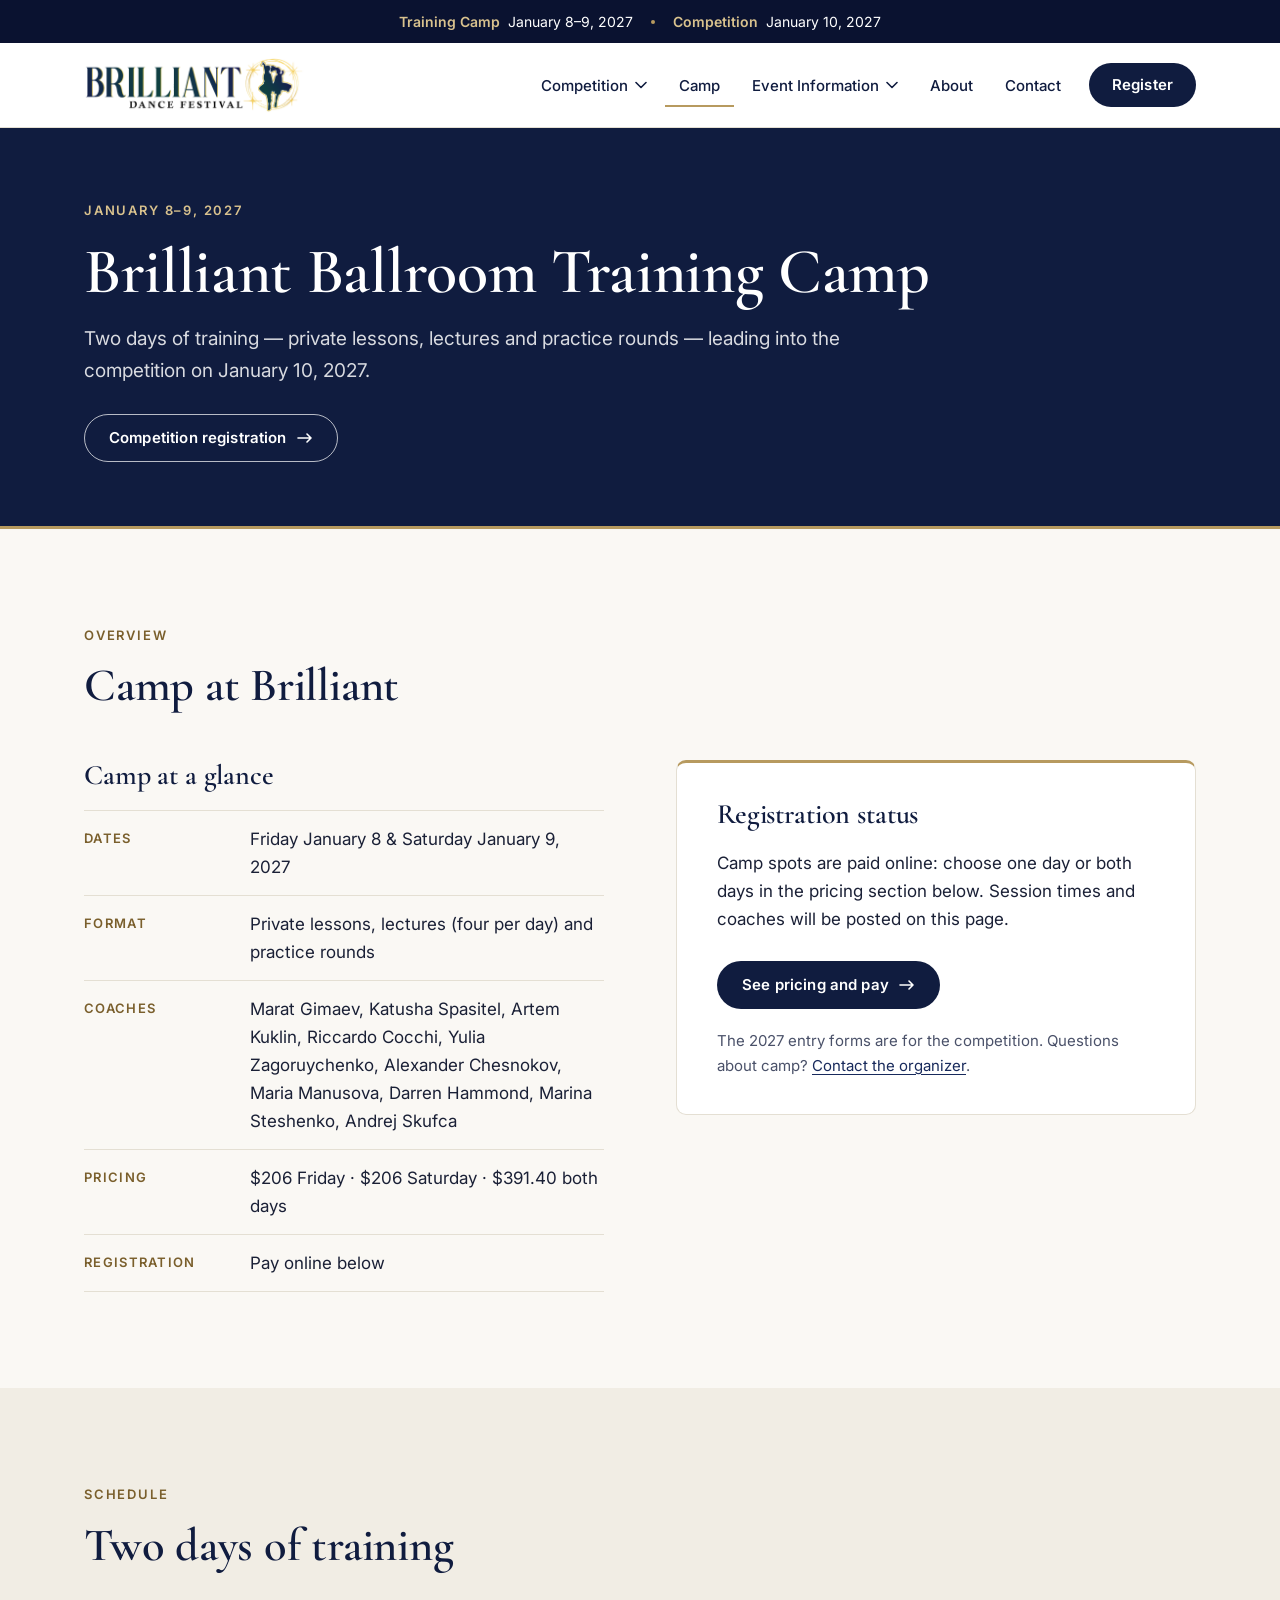
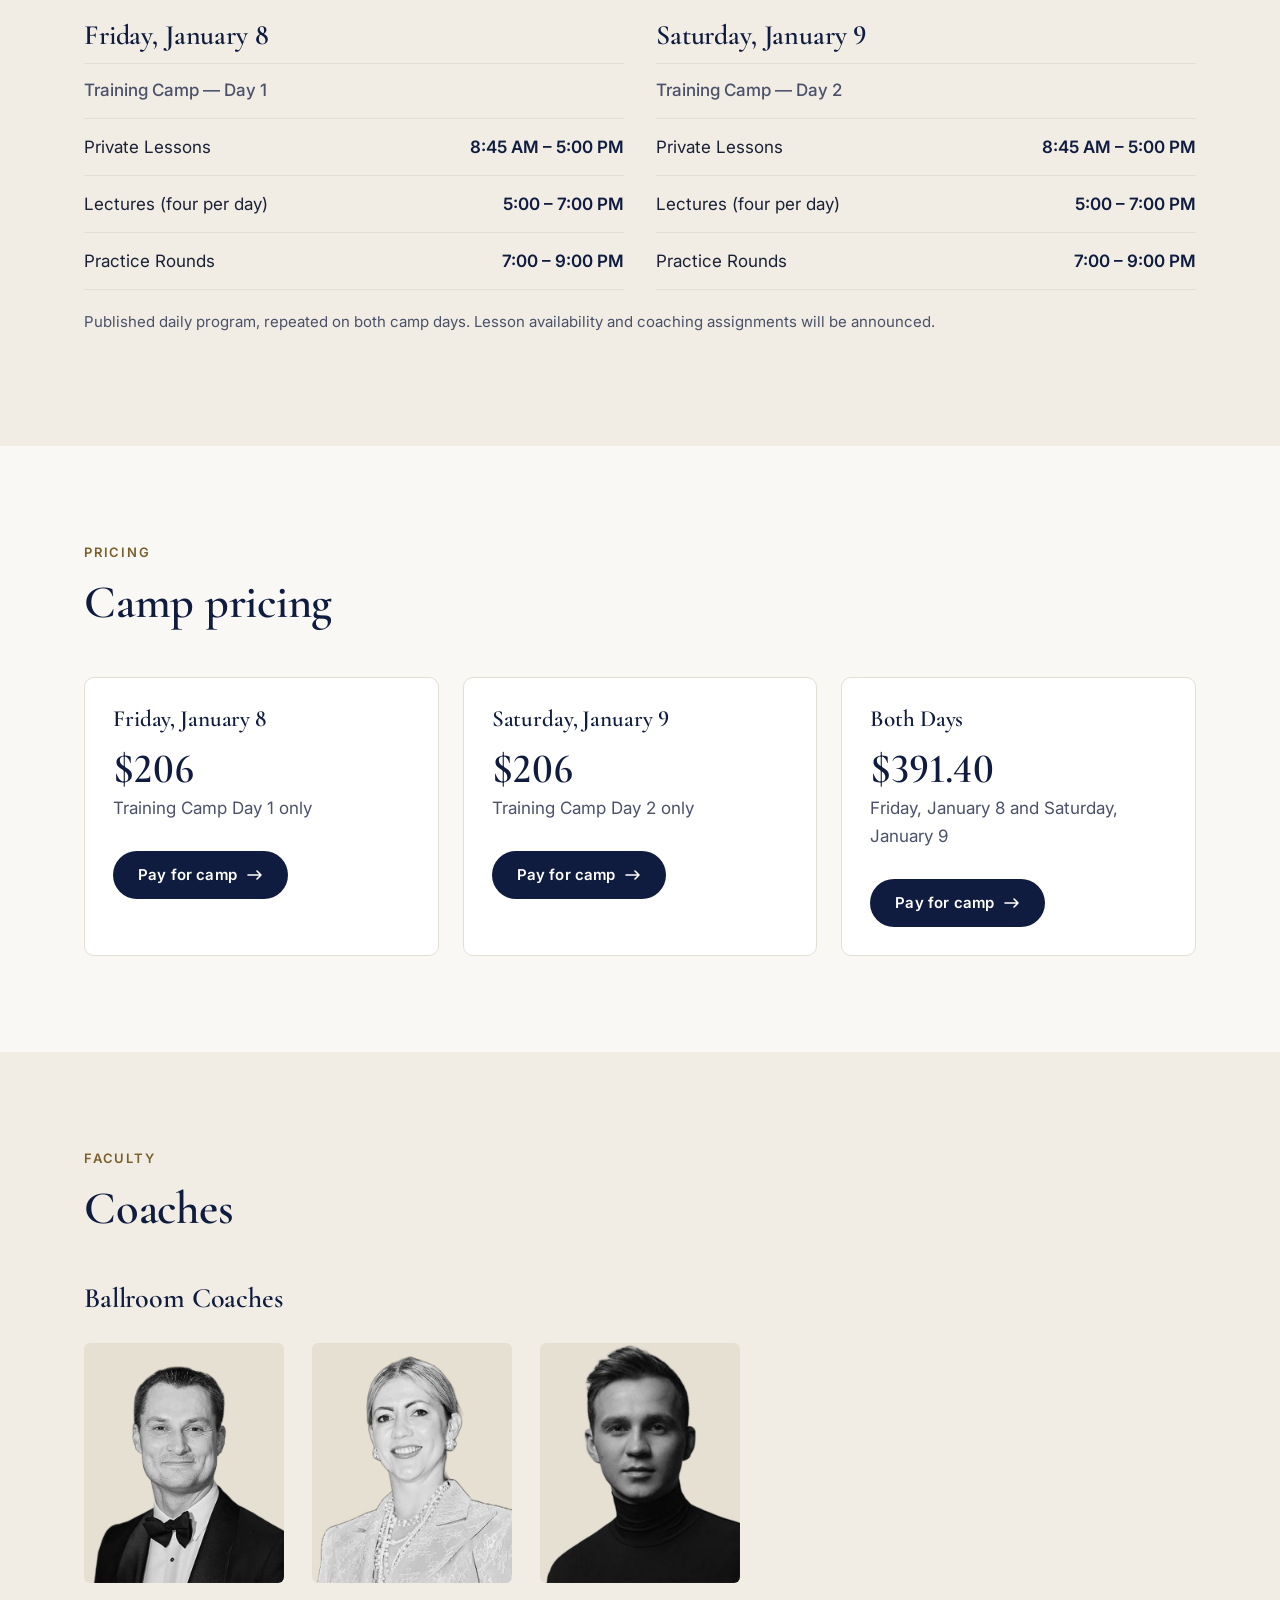
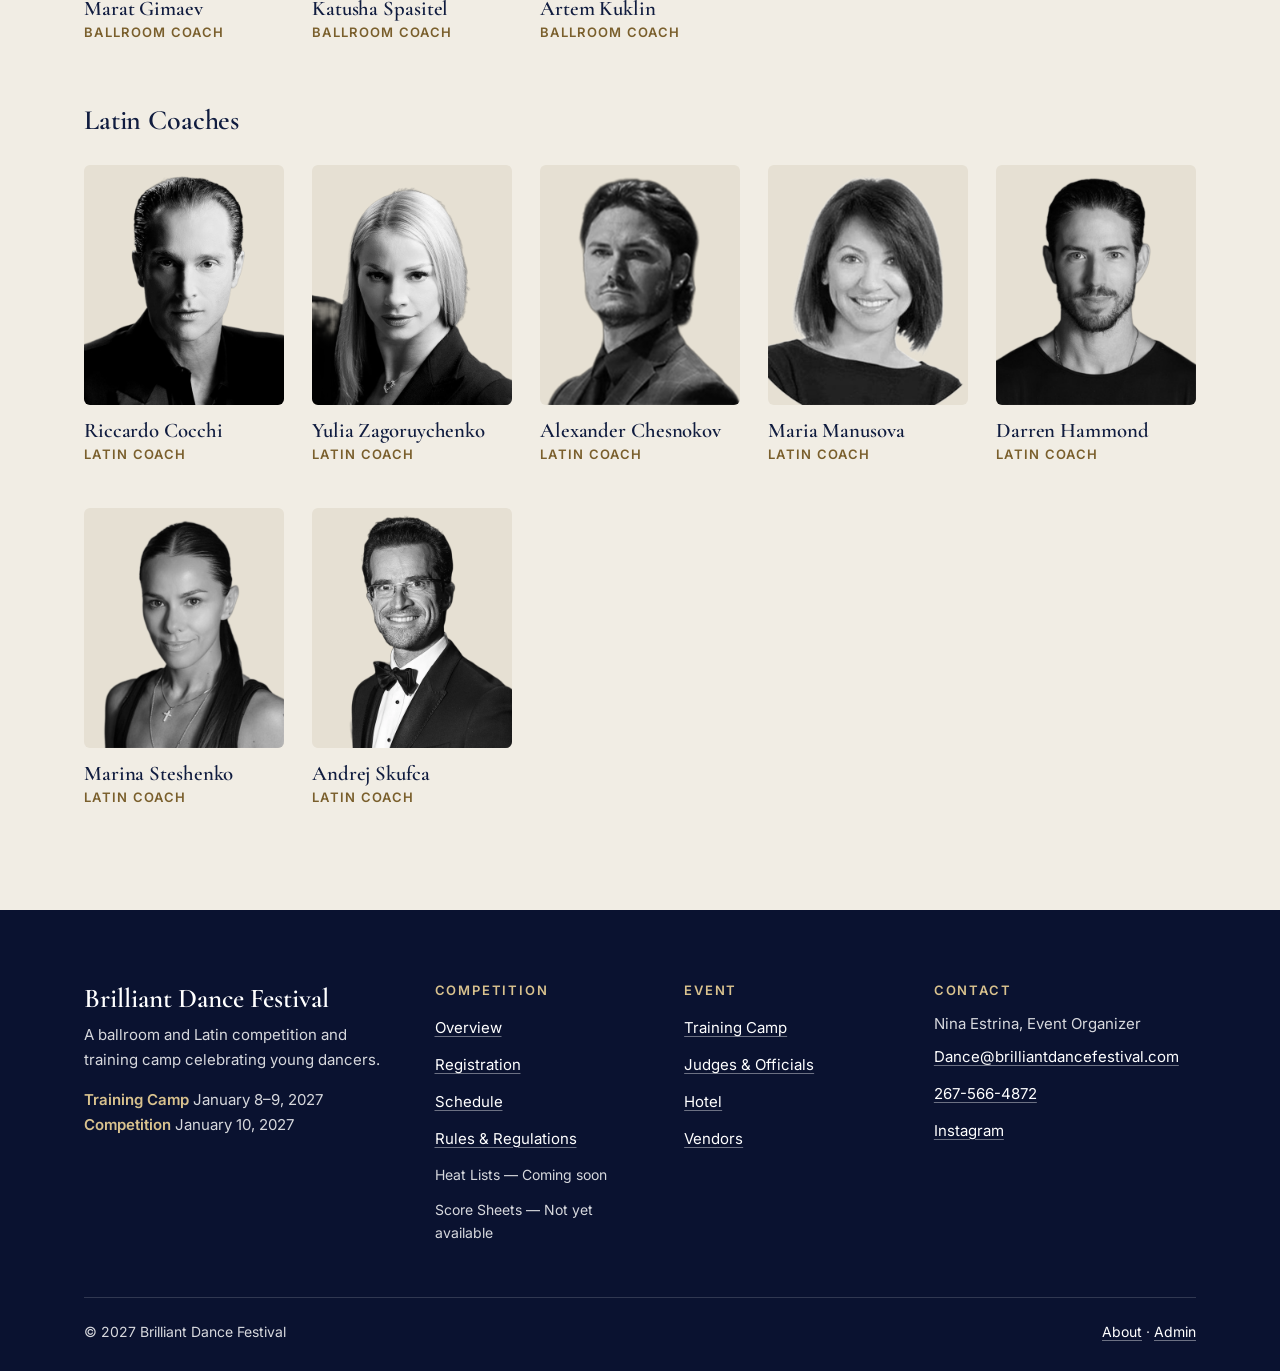
<file: camp.html>
<!DOCTYPE html>
<html lang="en" class="no-js">
<head>
<meta charset="UTF-8">
<meta name="viewport" content="width=device-width, initial-scale=1">
<title>Brilliant Ballroom Training Camp | Brilliant Dance Festival 2027</title>
<meta name="description" content="Brilliant Ballroom Training Camp, January 8–9, 2027: two days of training ahead of the January 10, 2027 competition.">
<meta name="theme-color" content="#101c3f">
<meta property="og:type" content="website">
<meta property="og:site_name" content="Brilliant Dance Festival">
<meta property="og:title" content="Brilliant Ballroom Training Camp | Brilliant Dance Festival 2027">
<meta property="og:description" content="Brilliant Ballroom Training Camp, January 8–9, 2027: two days of training ahead of the January 10, 2027 competition.">
<meta name="twitter:card" content="summary">
<meta name="twitter:title" content="Brilliant Ballroom Training Camp | Brilliant Dance Festival 2027">
<meta name="twitter:description" content="Brilliant Ballroom Training Camp, January 8–9, 2027: two days of training ahead of the January 10, 2027 competition.">
<link rel="icon" href="favicon.ico" sizes="any">
<link rel="icon" type="image/png" sizes="48x48" href="assets/icons/icon-48.png">
<link rel="icon" type="image/png" sizes="192x192" href="assets/icons/icon-192.png">
<link rel="apple-touch-icon" href="assets/icons/apple-touch-icon.png">
<link rel="preconnect" href="https://fonts.googleapis.com">
<link rel="preconnect" href="https://fonts.gstatic.com" crossorigin>
<link rel="stylesheet" href="https://fonts.googleapis.com/css2?family=Cormorant+Garamond:wght@500;600;700&family=Inter:wght@400;500;600;700&display=swap">
<link rel="stylesheet" href="css/style.css">
<script>document.documentElement.className='js';setTimeout(function(){if(!document.documentElement.classList.contains('js-ready'))document.documentElement.classList.add('js-failed')},2500);</script>
</head>
<body>
<a class="skip-link" href="#main">Skip to main content</a>

<div class="announce">
  <div class="container">
    <p><span><strong>Training Camp</strong> January 8–9, 2027</span><span class="dot" aria-hidden="true"></span><span><strong>Competition</strong> January 10, 2027</span></p>
  </div>
</div>
<header class="site-header">
  <div class="container nav-wrap">
    <a class="brand" href="index.html" aria-label="Brilliant Dance Festival — home">
      <img src="assets/logo.png" alt="Brilliant Dance Festival" width="900" height="229">
    </a>
    <button type="button" class="nav-toggle" aria-expanded="false" aria-controls="site-nav"><span class="bars" aria-hidden="true"></span><span class="sr-only">Menu</span></button>
    <nav id="site-nav" class="main-nav" aria-label="Primary">
      <ul>
          <li class="has-menu"><button type="button" class="menu-btn" aria-expanded="false" aria-controls="menu-0">Competition<svg class="chev" viewBox="0 0 12 8" width="12" height="8" aria-hidden="true"><path d="M1 1.5l5 5 5-5" fill="none" stroke="currentColor" stroke-width="1.6" stroke-linecap="round" stroke-linejoin="round"/></svg></button><ul class="submenu" id="menu-0"><li><a href="competition.html">Competition Overview</a></li><li><a href="schedule.html">Schedule</a></li><li><a href="prizes.html">Prizes</a></li><li><a href="judges.html">Judges &amp; Officials</a></li><li><a href="partner-search.html">Partner Search</a></li><li><a href="rules-regulations.html">Rules &amp; Regulations</a></li><li class="submenu-status"><span><strong>Heat Lists</strong> &mdash; Coming soon</span></li><li class="submenu-status"><span><strong>Score Sheets</strong> &mdash; Not yet available</span></li></ul></li>
          <li><a class="nav-link" href="camp.html" aria-current="page">Camp</a></li>
          <li class="has-menu"><button type="button" class="menu-btn" aria-expanded="false" aria-controls="menu-2">Event Information<svg class="chev" viewBox="0 0 12 8" width="12" height="8" aria-hidden="true"><path d="M1 1.5l5 5 5-5" fill="none" stroke="currentColor" stroke-width="1.6" stroke-linecap="round" stroke-linejoin="round"/></svg></button><ul class="submenu" id="menu-2"><li><a href="registration.html">Registration</a></li><li><a href="hotel.html">Hotel</a></li><li><a href="vendors.html">Vendors</a></li></ul></li>
          <li><a class="nav-link" href="about.html">About</a></li>
          <li><a class="nav-link" href="contact.html">Contact</a></li>
          <li class="nav-cta"><a class="btn btn-primary" href="registration.html">Register</a></li>
      </ul>
    </nav>
  </div>
</header>
<main id="main">

<section class="page-hero">
  <div class="container narrow-left">
    <p class="eyebrow">January 8–9, 2027</p>
    <h1>Brilliant Ballroom Training Camp</h1>
    <p class="lede">Two days of training &mdash; private lessons, lectures and practice rounds &mdash; leading into the competition on January 10, 2027.</p>
    <div class="actions"><a class="btn btn-ghost" href="registration.html">Competition registration<svg class="arrow" viewBox="0 0 16 10" width="16" height="10" aria-hidden="true"><path d="M1 5h13M10 1l4 4-4 4" fill="none" stroke="currentColor" stroke-width="1.6" stroke-linecap="round" stroke-linejoin="round"/></svg></a></div>
  </div>
</section>
<section class="section " aria-labelledby="camp-title"><div class="container"><div class="section-head left reveal"><p class="eyebrow">Overview</p><h2 id="camp-title">Camp at Brilliant</h2></div>
<div class="info-split">
  <div class="reveal">
    <h3 class="h3-display">Camp at a glance</h3>
    <dl class="facts">
      <div><dt>Dates</dt><dd>Friday January 8 &amp; Saturday January 9, 2027</dd></div>
      <div><dt>Format</dt><dd>Private lessons, lectures (four per day) and practice rounds</dd></div>
      <div><dt>Coaches</dt><dd>Marat Gimaev, Katusha Spasitel, Artem Kuklin, Riccardo Cocchi, Yulia Zagoruychenko, Alexander Chesnokov, Maria Manusova, Darren Hammond, Marina Steshenko, Andrej Skufca</dd></div>
      <div><dt>Pricing</dt><dd>$206 Friday &middot; $206 Saturday &middot; $391.40 both days</dd></div>
      <div><dt>Registration</dt><dd>Pay online below</dd></div>
    </dl>
  </div>
  <div class="reveal">
    <div class="notice left"><h3 class="h3-display">Registration status</h3><p>Camp spots are paid online: choose one day or both days in the pricing section below. Session times and coaches will be posted on this page.</p>
      <div class="actions"><a class="btn btn-primary" href="#price-title">See pricing and pay<svg class="arrow" viewBox="0 0 16 10" width="16" height="10" aria-hidden="true"><path d="M1 5h13M10 1l4 4-4 4" fill="none" stroke="currentColor" stroke-width="1.6" stroke-linecap="round" stroke-linejoin="round"/></svg></a></div><p class="small-note">The 2027 entry forms are for the competition. Questions about camp? <a href="contact.html">Contact the organizer</a>.</p></div>
    
  </div>
</div></div></section><section class="section alt" aria-labelledby="campdays-title"><div class="container"><div class="section-head left reveal"><p class="eyebrow">Schedule</p><h2 id="campdays-title">Two days of training</h2></div>
<div class="duo">
  <div class="panel reveal"><h3 class="h3-display">Friday, January 8</h3><p class="day-sub">Training Camp &mdash; Day 1</p><ul class="time-list"><li><span>Private Lessons</span><span class="time">8:45 AM – 5:00 PM</span></li><li><span>Lectures (four per day)</span><span class="time">5:00 – 7:00 PM</span></li><li><span>Practice Rounds</span><span class="time">7:00 – 9:00 PM</span></li></ul></div>
  <div class="panel reveal"><h3 class="h3-display">Saturday, January 9</h3><p class="day-sub">Training Camp &mdash; Day 2</p><ul class="time-list"><li><span>Private Lessons</span><span class="time">8:45 AM – 5:00 PM</span></li><li><span>Lectures (four per day)</span><span class="time">5:00 – 7:00 PM</span></li><li><span>Practice Rounds</span><span class="time">7:00 – 9:00 PM</span></li></ul></div>
</div>
<p class="small-note">Published daily program, repeated on both camp days. Lesson availability and coaching assignments will be announced.</p></div></section><section class="section " aria-labelledby="price-title"><div class="container"><div class="section-head left reveal"><p class="eyebrow">Pricing</p><h2 id="price-title">Camp pricing</h2></div><div class="prices"><div class="price reveal"><h3>Friday, January 8</h3><p class="amount">$206</p><p>Training Camp Day 1 only</p><a class="btn btn-primary" href="https://brilliantdancesport.squarespace.com/pay-link/6ca837c3-55fa-4d93-8c77-43d7a733e6cc" target="_blank" rel="noopener">Pay for camp<span class="sr-only"> &mdash; Friday, January 8, $206</span><svg class="arrow" viewBox="0 0 16 10" width="16" height="10" aria-hidden="true"><path d="M1 5h13M10 1l4 4-4 4" fill="none" stroke="currentColor" stroke-width="1.6" stroke-linecap="round" stroke-linejoin="round"/></svg></a></div><div class="price reveal"><h3>Saturday, January 9</h3><p class="amount">$206</p><p>Training Camp Day 2 only</p><a class="btn btn-primary" href="https://brilliantdancesport.squarespace.com/pay-link/43d53a5a-9a03-4954-b915-4d560f70c7cb" target="_blank" rel="noopener">Pay for camp<span class="sr-only"> &mdash; Saturday, January 9, $206</span><svg class="arrow" viewBox="0 0 16 10" width="16" height="10" aria-hidden="true"><path d="M1 5h13M10 1l4 4-4 4" fill="none" stroke="currentColor" stroke-width="1.6" stroke-linecap="round" stroke-linejoin="round"/></svg></a></div><div class="price reveal"><h3>Both Days</h3><p class="amount">$391.40</p><p>Friday, January 8 and Saturday, January 9</p><a class="btn btn-primary" href="https://brilliantdancesport.squarespace.com/pay-link/111a74a9-663f-4c4a-a4b2-f5db42324a13" target="_blank" rel="noopener">Pay for camp<span class="sr-only"> &mdash; Both Days, $391.40</span><svg class="arrow" viewBox="0 0 16 10" width="16" height="10" aria-hidden="true"><path d="M1 5h13M10 1l4 4-4 4" fill="none" stroke="currentColor" stroke-width="1.6" stroke-linecap="round" stroke-linejoin="round"/></svg></a></div></div></div></section><section class="section alt" aria-labelledby="coach-title"><div class="container"><div class="section-head left reveal"><p class="eyebrow">Faculty</p><h2 id="coach-title">Coaches</h2></div><div class="coach-stack"><div class="roster-block"><h3 class="h3-display reveal">Ballroom Coaches</h3><ul class="people"><li class="person reveal"><div class="frame"><img src="assets/images/people/marat-gimaev.png" alt="Marat Gimaev" width="500" height="600" loading="lazy" decoding="async"></div><h3>Marat Gimaev</h3><span class="role">Ballroom Coach</span></li><li class="person reveal"><div class="frame"><img src="assets/images/people/katusha-spasitel-v2.png" alt="Katusha Spasitel" width="500" height="600" loading="lazy" decoding="async"></div><h3>Katusha Spasitel</h3><span class="role">Ballroom Coach</span></li><li class="person reveal"><div class="frame"><img src="assets/images/people/artem-kuklin-v2.png" alt="Artem Kuklin" width="500" height="600" loading="lazy" decoding="async"></div><h3>Artem Kuklin</h3><span class="role">Ballroom Coach</span></li></ul></div><div class="roster-block"><h3 class="h3-display reveal">Latin Coaches</h3><ul class="people"><li class="person reveal"><div class="frame"><img src="assets/images/people/riccardo-cocchi-v2.png" alt="Riccardo Cocchi" width="500" height="600" loading="lazy" decoding="async"></div><h3>Riccardo Cocchi</h3><span class="role">Latin Coach</span></li><li class="person reveal"><div class="frame"><img src="assets/images/people/yulia-zagoruychenko-v2.png" alt="Yulia Zagoruychenko" width="500" height="600" loading="lazy" decoding="async"></div><h3>Yulia Zagoruychenko</h3><span class="role">Latin Coach</span></li><li class="person reveal"><div class="frame"><img src="assets/images/people/alexander-chesnokov-v2.png" alt="Alexander Chesnokov" width="500" height="600" loading="lazy" decoding="async"></div><h3>Alexander Chesnokov</h3><span class="role">Latin Coach</span></li><li class="person reveal"><div class="frame"><img src="assets/images/people/maria-manusova-v2.png" alt="Maria Manusova" width="500" height="600" loading="lazy" decoding="async"></div><h3>Maria Manusova</h3><span class="role">Latin Coach</span></li><li class="person reveal"><div class="frame"><img src="assets/images/people/darren-hammond-v2.png" alt="Darren Hammond" width="500" height="600" loading="lazy" decoding="async"></div><h3>Darren Hammond</h3><span class="role">Latin Coach</span></li><li class="person reveal"><div class="frame"><img src="assets/images/people/marina-steshenko-v2.png" alt="Marina Steshenko" width="500" height="600" loading="lazy" decoding="async"></div><h3>Marina Steshenko</h3><span class="role">Latin Coach</span></li><li class="person reveal"><div class="frame"><img src="assets/images/people/andrej-skufca.png" alt="Andrej Skufca" width="500" height="600" loading="lazy" decoding="async"></div><h3>Andrej Skufca</h3><span class="role">Latin Coach</span></li></ul></div></div></div></section>
</main>
<footer class="site-footer">
  <div class="container">
    <div class="footer-grid">
      <div class="footer-brand">
        <p class="footer-name">Brilliant Dance Festival</p>
        <p>A ballroom and Latin competition and training camp celebrating young dancers.</p>
        <p class="footer-dates"><strong>Training Camp</strong> January 8–9, 2027<br><strong>Competition</strong> January 10, 2027</p>
      </div>
      <nav aria-label="Competition">
        <h2>Competition</h2>
        <ul>
          <li><a href="competition.html">Overview</a></li>
          <li><a href="registration.html">Registration</a></li>
          <li><a href="schedule.html">Schedule</a></li>
          <li><a href="rules-regulations.html">Rules &amp; Regulations</a></li>
          <li class="footer-status"><span>Heat Lists &mdash; Coming soon</span></li><li class="footer-status"><span>Score Sheets &mdash; Not yet available</span></li>
        </ul>
      </nav>
      <nav aria-label="Event information">
        <h2>Event</h2>
        <ul>
          <li><a href="camp.html">Training Camp</a></li>
          <li><a href="judges.html">Judges &amp; Officials</a></li>
          <li><a href="hotel.html">Hotel</a></li>
          <li><a href="vendors.html">Vendors</a></li>
        </ul>
      </nav>
      <div>
        <h2>Contact</h2>
        <ul>
          <li>Nina Estrina, Event Organizer</li>
          <li><a href="mailto:Dance@brilliantdancefestival.com">Dance@brilliantdancefestival.com</a></li>
          <li><a href="tel:2675664872">267-566-4872</a></li>
          <li><a href="https://www.instagram.com/brilliant.dance.festival" target="_blank" rel="noopener">Instagram<span class="sr-only"> (opens in a new tab)</span></a></li>
        </ul>
      </div>
    </div>
    <div class="bottom-bar">
      <span>&copy; 2027 Brilliant Dance Festival</span>
      <span><a href="about.html">About</a> &middot; <a href="/admin">Admin</a></span>
    </div>
  </div>
</footer>
<script src="js/main.js" defer></script>
</body>
</html>
</file>
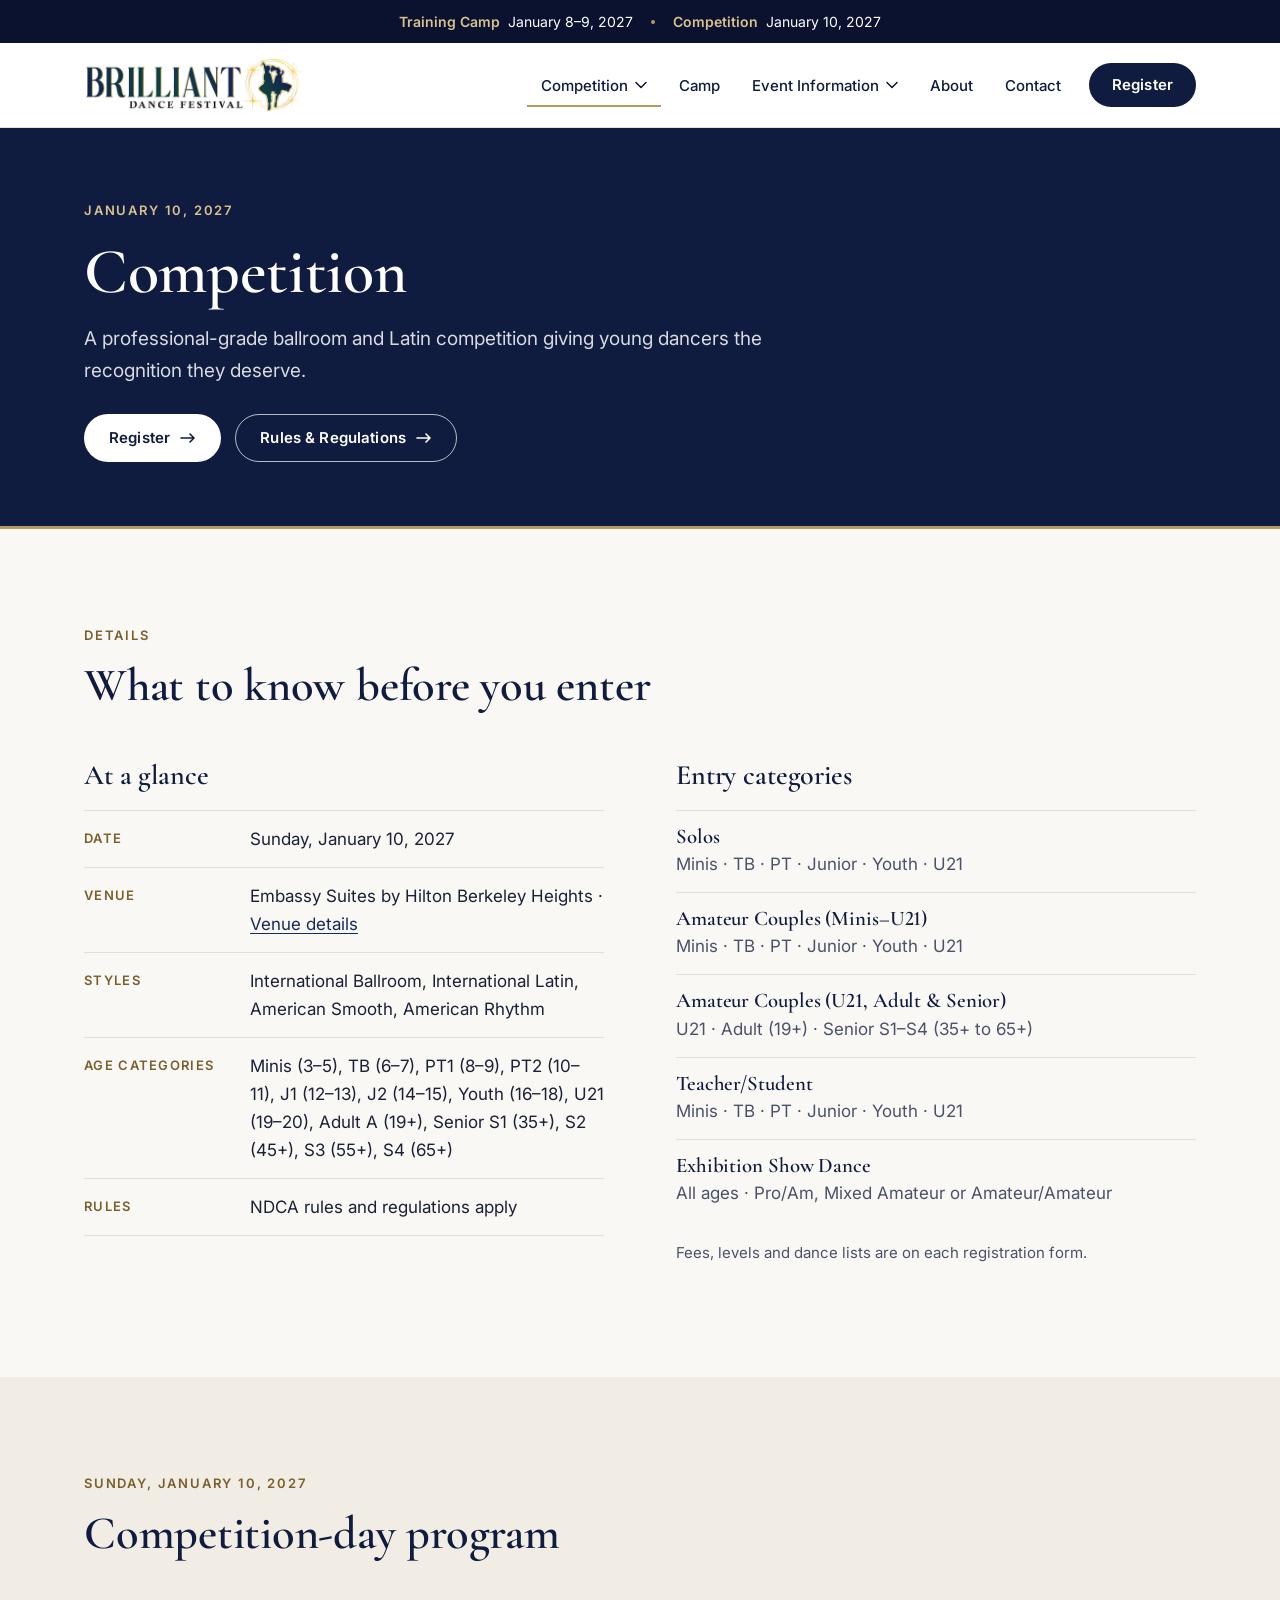
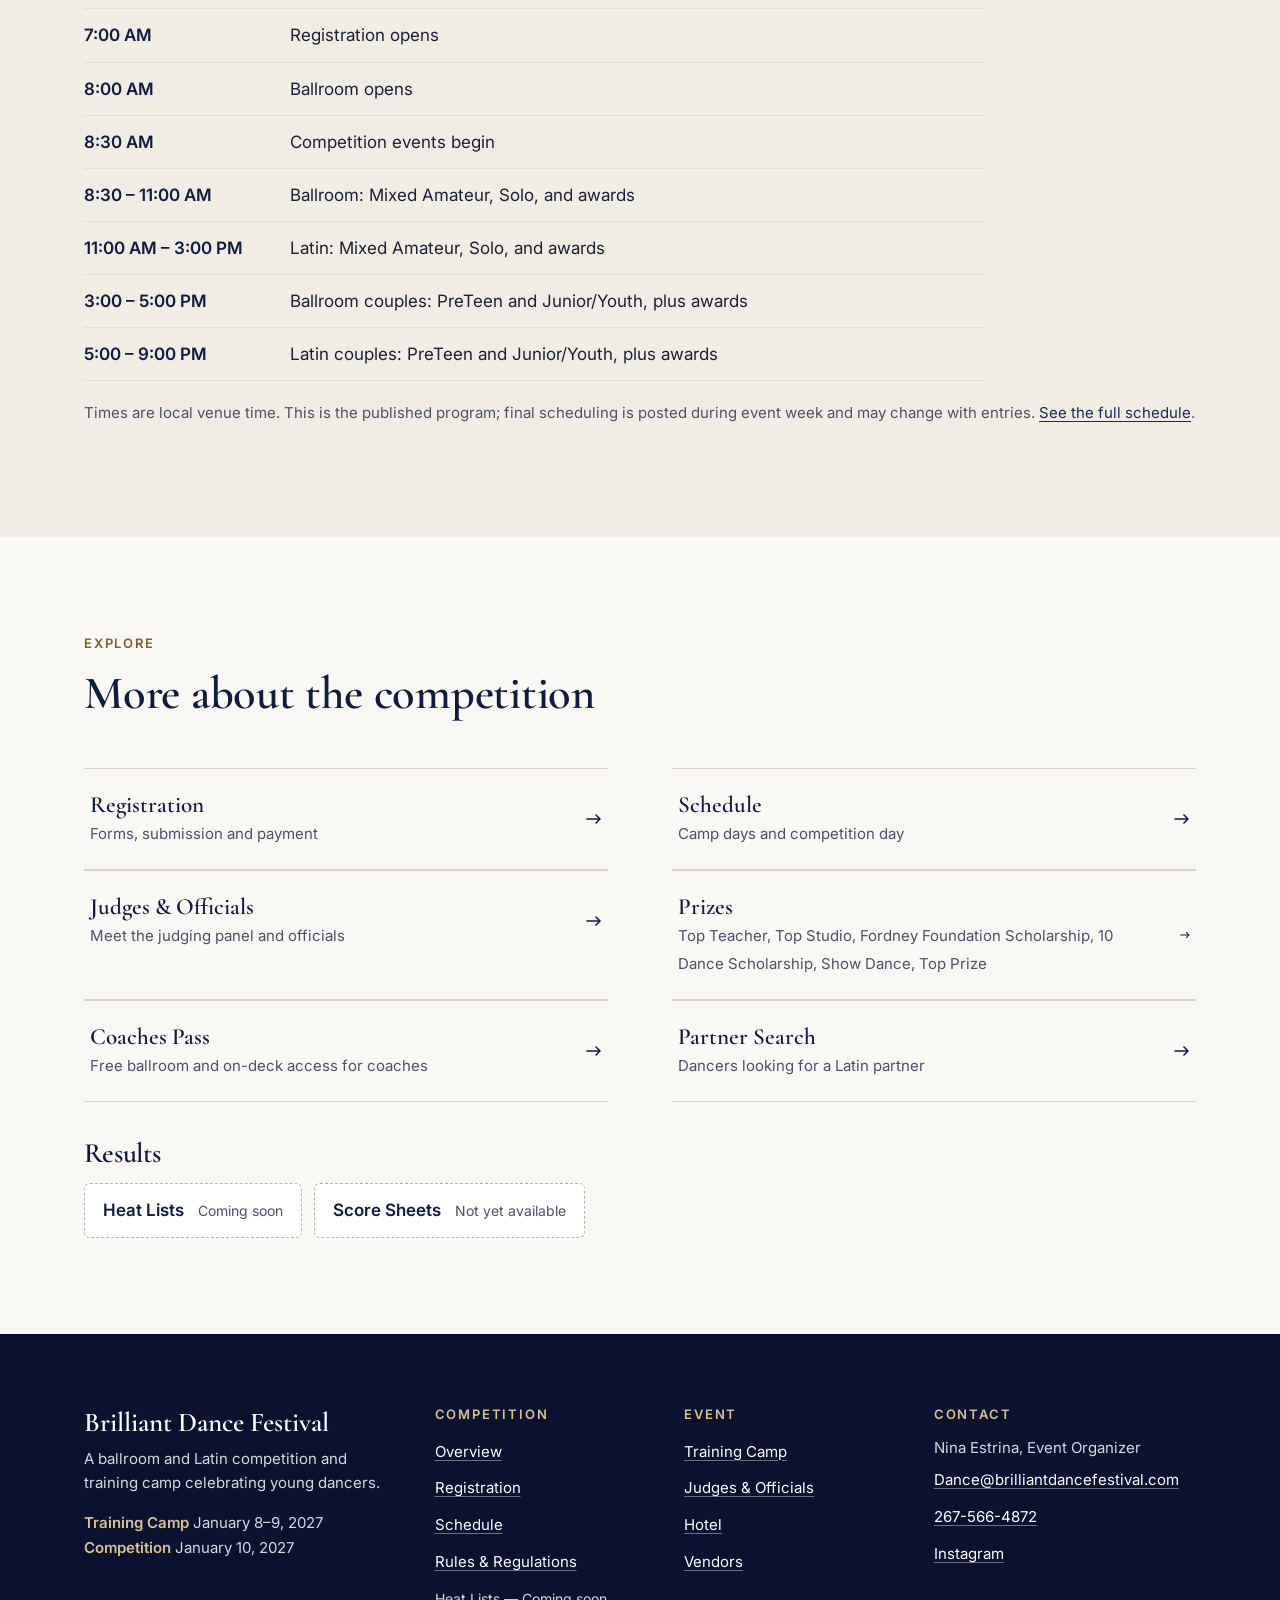
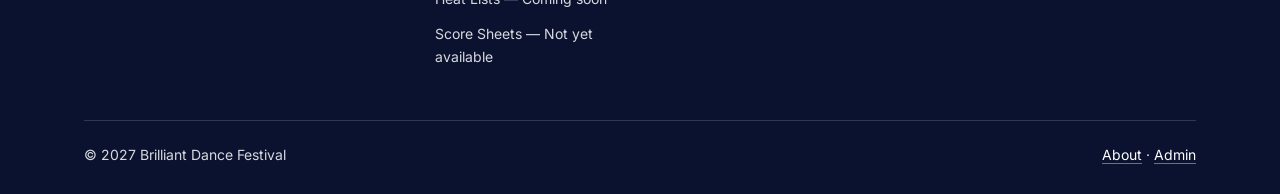
<file: competition.html>
<!DOCTYPE html>
<html lang="en" class="no-js">
<head>
<meta charset="UTF-8">
<meta name="viewport" content="width=device-width, initial-scale=1">
<title>Competition | Brilliant Dance Festival 2027</title>
<meta name="description" content="Brilliant Dance Festival competition, January 10, 2027: styles, age categories, entry types, program and links to registration, schedule and rules.">
<meta name="theme-color" content="#101c3f">
<meta property="og:type" content="website">
<meta property="og:site_name" content="Brilliant Dance Festival">
<meta property="og:title" content="Competition | Brilliant Dance Festival 2027">
<meta property="og:description" content="Brilliant Dance Festival competition, January 10, 2027: styles, age categories, entry types, program and links to registration, schedule and rules.">
<meta name="twitter:card" content="summary">
<meta name="twitter:title" content="Competition | Brilliant Dance Festival 2027">
<meta name="twitter:description" content="Brilliant Dance Festival competition, January 10, 2027: styles, age categories, entry types, program and links to registration, schedule and rules.">
<link rel="icon" href="favicon.ico" sizes="any">
<link rel="icon" type="image/png" sizes="48x48" href="assets/icons/icon-48.png">
<link rel="icon" type="image/png" sizes="192x192" href="assets/icons/icon-192.png">
<link rel="apple-touch-icon" href="assets/icons/apple-touch-icon.png">
<link rel="preconnect" href="https://fonts.googleapis.com">
<link rel="preconnect" href="https://fonts.gstatic.com" crossorigin>
<link rel="stylesheet" href="https://fonts.googleapis.com/css2?family=Cormorant+Garamond:wght@500;600;700&family=Inter:wght@400;500;600;700&display=swap">
<link rel="stylesheet" href="css/style.css">
<script>document.documentElement.className='js';setTimeout(function(){if(!document.documentElement.classList.contains('js-ready'))document.documentElement.classList.add('js-failed')},2500);</script>
</head>
<body>
<a class="skip-link" href="#main">Skip to main content</a>

<div class="announce">
  <div class="container">
    <p><span><strong>Training Camp</strong> January 8–9, 2027</span><span class="dot" aria-hidden="true"></span><span><strong>Competition</strong> January 10, 2027</span></p>
  </div>
</div>
<header class="site-header">
  <div class="container nav-wrap">
    <a class="brand" href="index.html" aria-label="Brilliant Dance Festival — home">
      <img src="assets/logo.png" alt="Brilliant Dance Festival" width="900" height="229">
    </a>
    <button type="button" class="nav-toggle" aria-expanded="false" aria-controls="site-nav"><span class="bars" aria-hidden="true"></span><span class="sr-only">Menu</span></button>
    <nav id="site-nav" class="main-nav" aria-label="Primary">
      <ul>
          <li class="has-menu is-current"><button type="button" class="menu-btn" aria-expanded="false" aria-controls="menu-0">Competition<svg class="chev" viewBox="0 0 12 8" width="12" height="8" aria-hidden="true"><path d="M1 1.5l5 5 5-5" fill="none" stroke="currentColor" stroke-width="1.6" stroke-linecap="round" stroke-linejoin="round"/></svg></button><ul class="submenu" id="menu-0"><li><a href="competition.html" aria-current="page">Competition Overview</a></li><li><a href="schedule.html">Schedule</a></li><li><a href="prizes.html">Prizes</a></li><li><a href="judges.html">Judges &amp; Officials</a></li><li><a href="partner-search.html">Partner Search</a></li><li><a href="rules-regulations.html">Rules &amp; Regulations</a></li><li class="submenu-status"><span><strong>Heat Lists</strong> &mdash; Coming soon</span></li><li class="submenu-status"><span><strong>Score Sheets</strong> &mdash; Not yet available</span></li></ul></li>
          <li><a class="nav-link" href="camp.html">Camp</a></li>
          <li class="has-menu"><button type="button" class="menu-btn" aria-expanded="false" aria-controls="menu-2">Event Information<svg class="chev" viewBox="0 0 12 8" width="12" height="8" aria-hidden="true"><path d="M1 1.5l5 5 5-5" fill="none" stroke="currentColor" stroke-width="1.6" stroke-linecap="round" stroke-linejoin="round"/></svg></button><ul class="submenu" id="menu-2"><li><a href="registration.html">Registration</a></li><li><a href="hotel.html">Hotel</a></li><li><a href="vendors.html">Vendors</a></li></ul></li>
          <li><a class="nav-link" href="about.html">About</a></li>
          <li><a class="nav-link" href="contact.html">Contact</a></li>
          <li class="nav-cta"><a class="btn btn-primary" href="registration.html">Register</a></li>
      </ul>
    </nav>
  </div>
</header>
<main id="main">

<section class="page-hero">
  <div class="container narrow-left">
    <p class="eyebrow">January 10, 2027</p>
    <h1>Competition</h1>
    <p class="lede">A professional-grade ballroom and Latin competition giving young dancers the recognition they deserve.</p>
    <div class="actions"><a class="btn btn-light" href="registration.html">Register<svg class="arrow" viewBox="0 0 16 10" width="16" height="10" aria-hidden="true"><path d="M1 5h13M10 1l4 4-4 4" fill="none" stroke="currentColor" stroke-width="1.6" stroke-linecap="round" stroke-linejoin="round"/></svg></a><a class="btn btn-ghost" href="rules-regulations.html">Rules &amp; Regulations<svg class="arrow" viewBox="0 0 16 10" width="16" height="10" aria-hidden="true"><path d="M1 5h13M10 1l4 4-4 4" fill="none" stroke="currentColor" stroke-width="1.6" stroke-linecap="round" stroke-linejoin="round"/></svg></a></div>
  </div>
</section>
<section class="section " aria-labelledby="comp-title"><div class="container"><div class="section-head left reveal"><p class="eyebrow">Details</p><h2 id="comp-title">What to know before you enter</h2></div>
<div class="info-split">
  <div class="reveal">
    <h3 class="h3-display">At a glance</h3>
    <dl class="facts">
      <div><dt>Date</dt><dd>Sunday, January 10, 2027</dd></div>
      <div><dt>Venue</dt><dd>Embassy Suites by Hilton Berkeley Heights &middot; <a href="hotel.html">Venue details</a></dd></div>
      <div><dt>Styles</dt><dd>International Ballroom, International Latin, American Smooth, American Rhythm</dd></div>
      <div><dt>Age categories</dt><dd>Minis (3&ndash;5), TB (6&ndash;7), PT1 (8&ndash;9), PT2 (10&ndash;11), J1 (12&ndash;13), J2 (14&ndash;15), Youth (16&ndash;18), U21 (19&ndash;20), Adult A (19+), Senior S1 (35+), S2 (45+), S3 (55+), S4 (65+)</dd></div>
      <div><dt>Rules</dt><dd>NDCA rules and regulations apply</dd></div>
    </dl>
  </div>
  <div class="reveal">
    <h3 class="h3-display">Entry categories</h3>
    <ul class="chips-list"><li class="reveal"><h3>Solos</h3><p>Minis · TB · PT · Junior · Youth · U21</p></li><li class="reveal"><h3>Amateur Couples (Minis–U21)</h3><p>Minis · TB · PT · Junior · Youth · U21</p></li><li class="reveal"><h3>Amateur Couples (U21, Adult &amp; Senior)</h3><p>U21 · Adult (19+) · Senior S1–S4 (35+ to 65+)</p></li><li class="reveal"><h3>Teacher/Student</h3><p>Minis · TB · PT · Junior · Youth · U21</p></li><li class="reveal"><h3>Exhibition Show Dance</h3><p>All ages · Pro/Am, Mixed Amateur or Amateur/Amateur</p></li></ul>
    <p class="small-note">Fees, levels and dance lists are on each registration form.</p>
  </div>
</div></div></section><section class="section alt" aria-labelledby="prog-title"><div class="container"><div class="section-head left reveal"><p class="eyebrow">Sunday, January 10, 2027</p><h2 id="prog-title">Competition-day program</h2></div>
<ul class="program program-wide reveal"><li><span class="time">7:00 AM</span><span>Registration opens</span></li><li><span class="time">8:00 AM</span><span>Ballroom opens</span></li><li><span class="time">8:30 AM</span><span>Competition events begin</span></li><li><span class="time">8:30 – 11:00 AM</span><span>Ballroom: Mixed Amateur, Solo, and awards</span></li><li><span class="time">11:00 AM – 3:00 PM</span><span>Latin: Mixed Amateur, Solo, and awards</span></li><li><span class="time">3:00 – 5:00 PM</span><span>Ballroom couples: PreTeen and Junior/Youth, plus awards</span></li><li><span class="time">5:00 – 9:00 PM</span><span>Latin couples: PreTeen and Junior/Youth, plus awards</span></li></ul>
<p class="small-note">Times are local venue time. This is the published program; final scheduling is posted during event week and may change with entries. <a href="schedule.html">See the full schedule</a>.</p></div></section><section class="section " aria-labelledby="explore-title"><div class="container"><div class="section-head left reveal"><p class="eyebrow">Explore</p><h2 id="explore-title">More about the competition</h2></div>
<ul class="link-rows">
  <li class="reveal"><a href="registration.html"><span><strong>Registration</strong><em>Forms, submission and payment</em></span><svg class="arrow" viewBox="0 0 16 10" width="16" height="10" aria-hidden="true"><path d="M1 5h13M10 1l4 4-4 4" fill="none" stroke="currentColor" stroke-width="1.6" stroke-linecap="round" stroke-linejoin="round"/></svg></a></li>
  <li class="reveal"><a href="schedule.html"><span><strong>Schedule</strong><em>Camp days and competition day</em></span><svg class="arrow" viewBox="0 0 16 10" width="16" height="10" aria-hidden="true"><path d="M1 5h13M10 1l4 4-4 4" fill="none" stroke="currentColor" stroke-width="1.6" stroke-linecap="round" stroke-linejoin="round"/></svg></a></li>
  <li class="reveal"><a href="judges.html"><span><strong>Judges &amp; Officials</strong><em>Meet the judging panel and officials</em></span><svg class="arrow" viewBox="0 0 16 10" width="16" height="10" aria-hidden="true"><path d="M1 5h13M10 1l4 4-4 4" fill="none" stroke="currentColor" stroke-width="1.6" stroke-linecap="round" stroke-linejoin="round"/></svg></a></li>
  <li class="reveal"><a href="prizes.html"><span><strong>Prizes</strong><em>Top Teacher, Top Studio, Fordney Foundation Scholarship, 10 Dance Scholarship, Show Dance, Top Prize</em></span><svg class="arrow" viewBox="0 0 16 10" width="16" height="10" aria-hidden="true"><path d="M1 5h13M10 1l4 4-4 4" fill="none" stroke="currentColor" stroke-width="1.6" stroke-linecap="round" stroke-linejoin="round"/></svg></a></li>
  <li class="reveal"><a href="registration.html#coach-pass-title"><span><strong>Coaches Pass</strong><em>Free ballroom and on-deck access for coaches</em></span><svg class="arrow" viewBox="0 0 16 10" width="16" height="10" aria-hidden="true"><path d="M1 5h13M10 1l4 4-4 4" fill="none" stroke="currentColor" stroke-width="1.6" stroke-linecap="round" stroke-linejoin="round"/></svg></a></li>
  <li class="reveal"><a href="partner-search.html"><span><strong>Partner Search</strong><em>Dancers looking for a Latin partner</em></span><svg class="arrow" viewBox="0 0 16 10" width="16" height="10" aria-hidden="true"><path d="M1 5h13M10 1l4 4-4 4" fill="none" stroke="currentColor" stroke-width="1.6" stroke-linecap="round" stroke-linejoin="round"/></svg></a></li>
</ul>
<div class="resource-row reveal"><h3 class="h3-display">Results</h3><ul class="resource-list"><li><span class="res-name">Heat Lists</span><span class="res-state">Coming soon</span></li><li><span class="res-name">Score Sheets</span><span class="res-state">Not yet available</span></li></ul></div></div></section>
</main>
<footer class="site-footer">
  <div class="container">
    <div class="footer-grid">
      <div class="footer-brand">
        <p class="footer-name">Brilliant Dance Festival</p>
        <p>A ballroom and Latin competition and training camp celebrating young dancers.</p>
        <p class="footer-dates"><strong>Training Camp</strong> January 8–9, 2027<br><strong>Competition</strong> January 10, 2027</p>
      </div>
      <nav aria-label="Competition">
        <h2>Competition</h2>
        <ul>
          <li><a href="competition.html">Overview</a></li>
          <li><a href="registration.html">Registration</a></li>
          <li><a href="schedule.html">Schedule</a></li>
          <li><a href="rules-regulations.html">Rules &amp; Regulations</a></li>
          <li class="footer-status"><span>Heat Lists &mdash; Coming soon</span></li><li class="footer-status"><span>Score Sheets &mdash; Not yet available</span></li>
        </ul>
      </nav>
      <nav aria-label="Event information">
        <h2>Event</h2>
        <ul>
          <li><a href="camp.html">Training Camp</a></li>
          <li><a href="judges.html">Judges &amp; Officials</a></li>
          <li><a href="hotel.html">Hotel</a></li>
          <li><a href="vendors.html">Vendors</a></li>
        </ul>
      </nav>
      <div>
        <h2>Contact</h2>
        <ul>
          <li>Nina Estrina, Event Organizer</li>
          <li><a href="mailto:Dance@brilliantdancefestival.com">Dance@brilliantdancefestival.com</a></li>
          <li><a href="tel:2675664872">267-566-4872</a></li>
          <li><a href="https://www.instagram.com/brilliant.dance.festival" target="_blank" rel="noopener">Instagram<span class="sr-only"> (opens in a new tab)</span></a></li>
        </ul>
      </div>
    </div>
    <div class="bottom-bar">
      <span>&copy; 2027 Brilliant Dance Festival</span>
      <span><a href="about.html">About</a> &middot; <a href="/admin">Admin</a></span>
    </div>
  </div>
</footer>
<script src="js/main.js" defer></script>
</body>
</html>
</file>
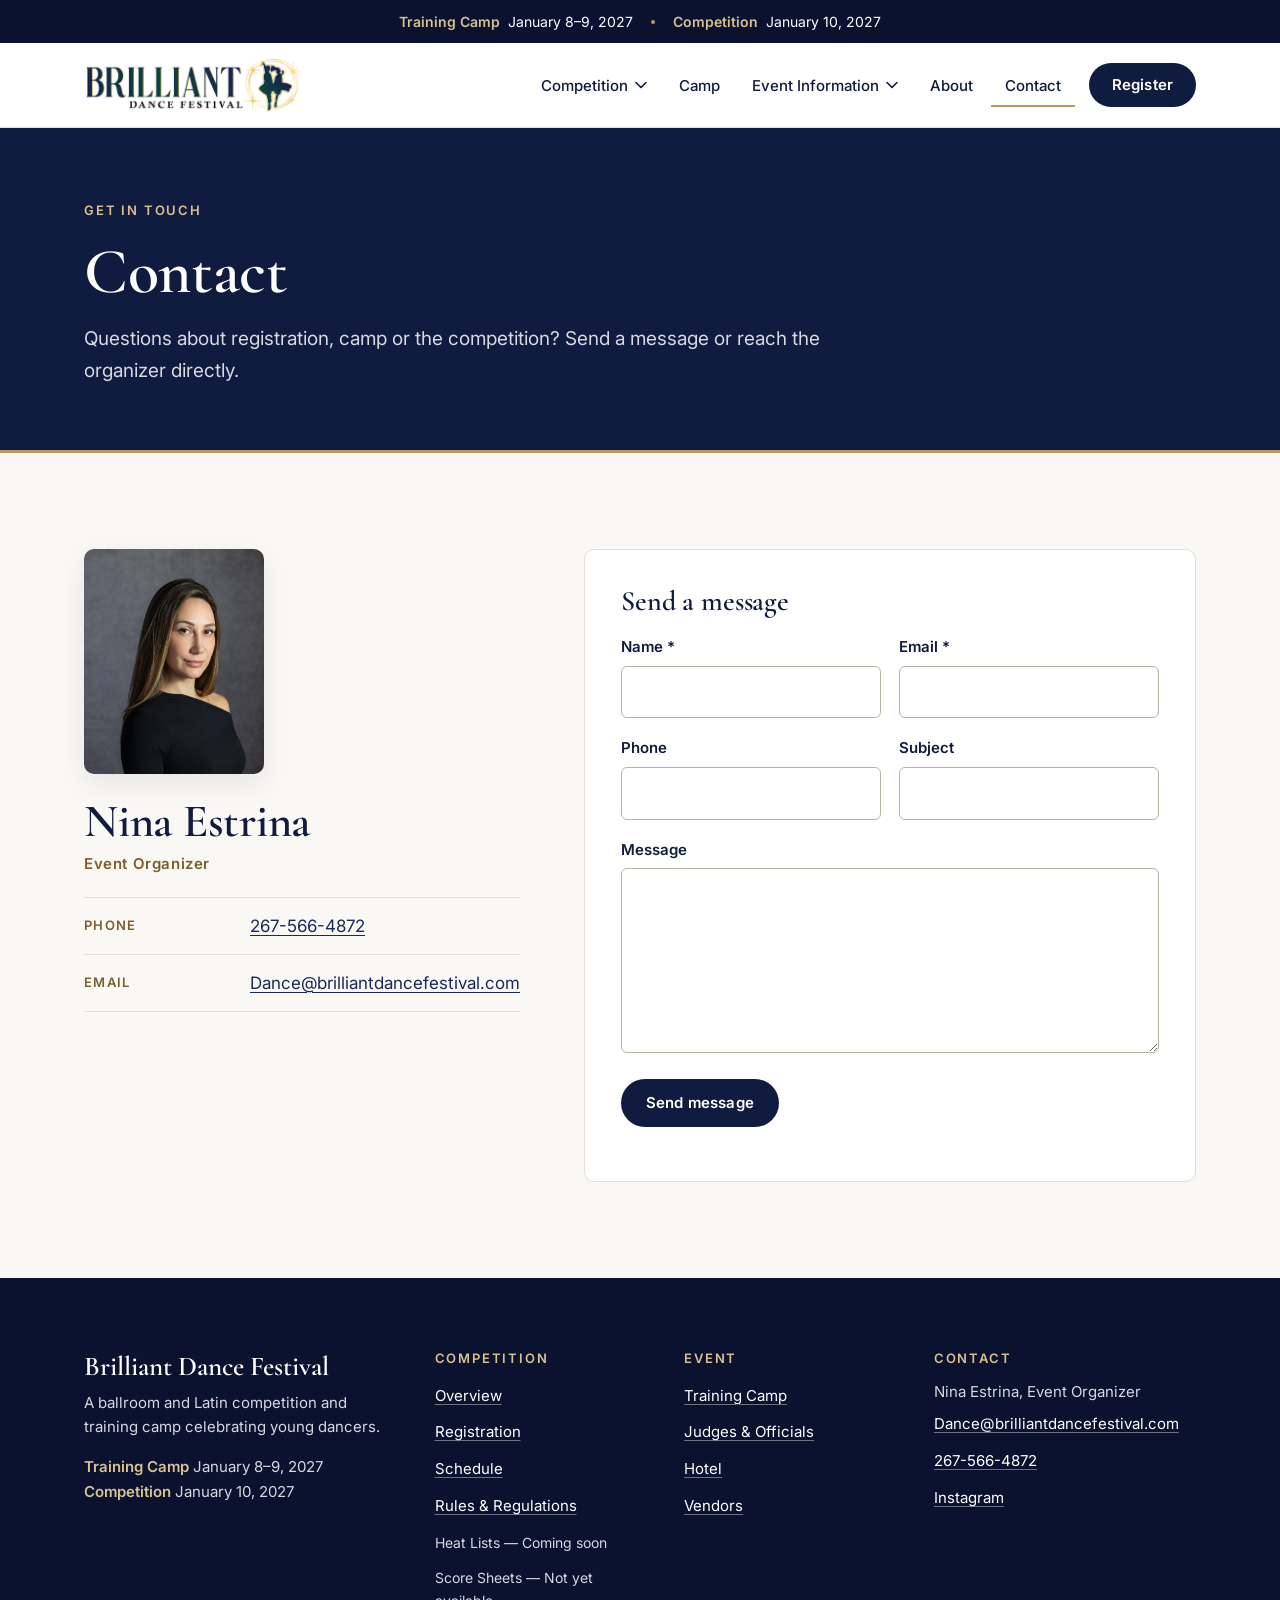
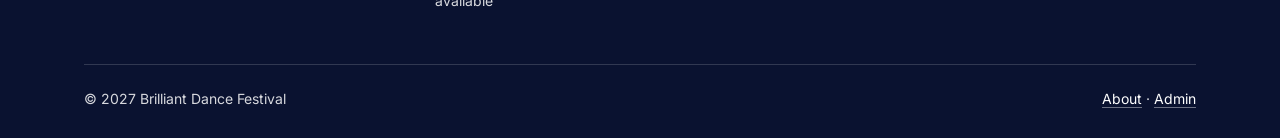
<file: contact.html>
<!DOCTYPE html>
<html lang="en" class="no-js">
<head>
<meta charset="UTF-8">
<meta name="viewport" content="width=device-width, initial-scale=1">
<title>Contact | Brilliant Dance Festival 2027</title>
<meta name="description" content="Contact Brilliant Dance Festival organizer Nina Estrina with questions about registration, camp or the competition.">
<meta name="theme-color" content="#101c3f">
<meta property="og:type" content="website">
<meta property="og:site_name" content="Brilliant Dance Festival">
<meta property="og:title" content="Contact | Brilliant Dance Festival 2027">
<meta property="og:description" content="Contact Brilliant Dance Festival organizer Nina Estrina with questions about registration, camp or the competition.">
<meta name="twitter:card" content="summary">
<meta name="twitter:title" content="Contact | Brilliant Dance Festival 2027">
<meta name="twitter:description" content="Contact Brilliant Dance Festival organizer Nina Estrina with questions about registration, camp or the competition.">
<link rel="icon" href="favicon.ico" sizes="any">
<link rel="icon" type="image/png" sizes="48x48" href="assets/icons/icon-48.png">
<link rel="icon" type="image/png" sizes="192x192" href="assets/icons/icon-192.png">
<link rel="apple-touch-icon" href="assets/icons/apple-touch-icon.png">
<link rel="preconnect" href="https://fonts.googleapis.com">
<link rel="preconnect" href="https://fonts.gstatic.com" crossorigin>
<link rel="stylesheet" href="https://fonts.googleapis.com/css2?family=Cormorant+Garamond:wght@500;600;700&family=Inter:wght@400;500;600;700&display=swap">
<link rel="stylesheet" href="css/style.css">
<script>document.documentElement.className='js';setTimeout(function(){if(!document.documentElement.classList.contains('js-ready'))document.documentElement.classList.add('js-failed')},2500);</script>
</head>
<body>
<a class="skip-link" href="#main">Skip to main content</a>

<div class="announce">
  <div class="container">
    <p><span><strong>Training Camp</strong> January 8–9, 2027</span><span class="dot" aria-hidden="true"></span><span><strong>Competition</strong> January 10, 2027</span></p>
  </div>
</div>
<header class="site-header">
  <div class="container nav-wrap">
    <a class="brand" href="index.html" aria-label="Brilliant Dance Festival — home">
      <img src="assets/logo.png" alt="Brilliant Dance Festival" width="900" height="229">
    </a>
    <button type="button" class="nav-toggle" aria-expanded="false" aria-controls="site-nav"><span class="bars" aria-hidden="true"></span><span class="sr-only">Menu</span></button>
    <nav id="site-nav" class="main-nav" aria-label="Primary">
      <ul>
          <li class="has-menu"><button type="button" class="menu-btn" aria-expanded="false" aria-controls="menu-0">Competition<svg class="chev" viewBox="0 0 12 8" width="12" height="8" aria-hidden="true"><path d="M1 1.5l5 5 5-5" fill="none" stroke="currentColor" stroke-width="1.6" stroke-linecap="round" stroke-linejoin="round"/></svg></button><ul class="submenu" id="menu-0"><li><a href="competition.html">Competition Overview</a></li><li><a href="schedule.html">Schedule</a></li><li><a href="prizes.html">Prizes</a></li><li><a href="judges.html">Judges &amp; Officials</a></li><li><a href="partner-search.html">Partner Search</a></li><li><a href="rules-regulations.html">Rules &amp; Regulations</a></li><li class="submenu-status"><span><strong>Heat Lists</strong> &mdash; Coming soon</span></li><li class="submenu-status"><span><strong>Score Sheets</strong> &mdash; Not yet available</span></li></ul></li>
          <li><a class="nav-link" href="camp.html">Camp</a></li>
          <li class="has-menu"><button type="button" class="menu-btn" aria-expanded="false" aria-controls="menu-2">Event Information<svg class="chev" viewBox="0 0 12 8" width="12" height="8" aria-hidden="true"><path d="M1 1.5l5 5 5-5" fill="none" stroke="currentColor" stroke-width="1.6" stroke-linecap="round" stroke-linejoin="round"/></svg></button><ul class="submenu" id="menu-2"><li><a href="registration.html">Registration</a></li><li><a href="hotel.html">Hotel</a></li><li><a href="vendors.html">Vendors</a></li></ul></li>
          <li><a class="nav-link" href="about.html">About</a></li>
          <li><a class="nav-link" href="contact.html" aria-current="page">Contact</a></li>
          <li class="nav-cta"><a class="btn btn-primary" href="registration.html">Register</a></li>
      </ul>
    </nav>
  </div>
</header>
<main id="main">

<section class="page-hero">
  <div class="container narrow-left">
    <p class="eyebrow">Get in touch</p>
    <h1>Contact</h1>
    <p class="lede">Questions about registration, camp or the competition? Send a message or reach the organizer directly.</p>
    
  </div>
</section>
<section class="section "><div class="container">
<div class="contact-grid">
  <div class="contact-card reveal">
    <figure class="portrait small"><img class="" src="assets/images/nina-estrina-900.jpg" srcset="assets/images/nina-estrina-600.jpg 600w, assets/images/nina-estrina-900.jpg 900w, assets/images/nina-estrina-1200.jpg 1200w" sizes="(min-width: 900px) 240px, 40vw" width="1200" height="1500" alt="Portrait of Nina Estrina, organizer of Brilliant Dance Festival" loading="lazy" decoding="async"></figure>
    <h2>Nina Estrina</h2>
    <p class="role-line">Event Organizer</p>
    <dl class="facts">
      <div><dt>Phone</dt><dd><a href="tel:2675664872">267-566-4872</a></dd></div>
      <div><dt>Email</dt><dd><a href="mailto:Dance@brilliantdancefestival.com">Dance@brilliantdancefestival.com</a></dd></div>
    </dl>
  </div>
  <form class="site-form reveal" id="contact-form" data-mailto="Dance@brilliantdancefestival.com">
    <h2 class="h3-display">Send a message</h2>
    <div class="row-2">
      <div><label for="name">Name <span aria-hidden="true">*</span></label><input type="text" id="name" name="name" autocomplete="name" required></div>
      <div><label for="email">Email <span aria-hidden="true">*</span></label><input type="email" id="email" name="email" autocomplete="email" required></div>
    </div>
    <div class="row-2">
      <div><label for="phone">Phone</label><input type="tel" id="phone" name="phone" autocomplete="tel"></div>
      <div><label for="subject">Subject</label><input type="text" id="subject" name="subject"></div>
    </div>
    <div><label for="message">Message</label><textarea id="message" name="message" rows="6"></textarea></div>
    <button type="submit" class="btn btn-primary">Send message</button>
    <p class="form-status" id="form-status" role="status" aria-live="polite"></p>
  </form>
</div></div></section>
</main>
<footer class="site-footer">
  <div class="container">
    <div class="footer-grid">
      <div class="footer-brand">
        <p class="footer-name">Brilliant Dance Festival</p>
        <p>A ballroom and Latin competition and training camp celebrating young dancers.</p>
        <p class="footer-dates"><strong>Training Camp</strong> January 8–9, 2027<br><strong>Competition</strong> January 10, 2027</p>
      </div>
      <nav aria-label="Competition">
        <h2>Competition</h2>
        <ul>
          <li><a href="competition.html">Overview</a></li>
          <li><a href="registration.html">Registration</a></li>
          <li><a href="schedule.html">Schedule</a></li>
          <li><a href="rules-regulations.html">Rules &amp; Regulations</a></li>
          <li class="footer-status"><span>Heat Lists &mdash; Coming soon</span></li><li class="footer-status"><span>Score Sheets &mdash; Not yet available</span></li>
        </ul>
      </nav>
      <nav aria-label="Event information">
        <h2>Event</h2>
        <ul>
          <li><a href="camp.html">Training Camp</a></li>
          <li><a href="judges.html">Judges &amp; Officials</a></li>
          <li><a href="hotel.html">Hotel</a></li>
          <li><a href="vendors.html">Vendors</a></li>
        </ul>
      </nav>
      <div>
        <h2>Contact</h2>
        <ul>
          <li>Nina Estrina, Event Organizer</li>
          <li><a href="mailto:Dance@brilliantdancefestival.com">Dance@brilliantdancefestival.com</a></li>
          <li><a href="tel:2675664872">267-566-4872</a></li>
          <li><a href="https://www.instagram.com/brilliant.dance.festival" target="_blank" rel="noopener">Instagram<span class="sr-only"> (opens in a new tab)</span></a></li>
        </ul>
      </div>
    </div>
    <div class="bottom-bar">
      <span>&copy; 2027 Brilliant Dance Festival</span>
      <span><a href="about.html">About</a> &middot; <a href="/admin">Admin</a></span>
    </div>
  </div>
</footer>
<script src="js/main.js" defer></script>
</body>
</html>
</file>
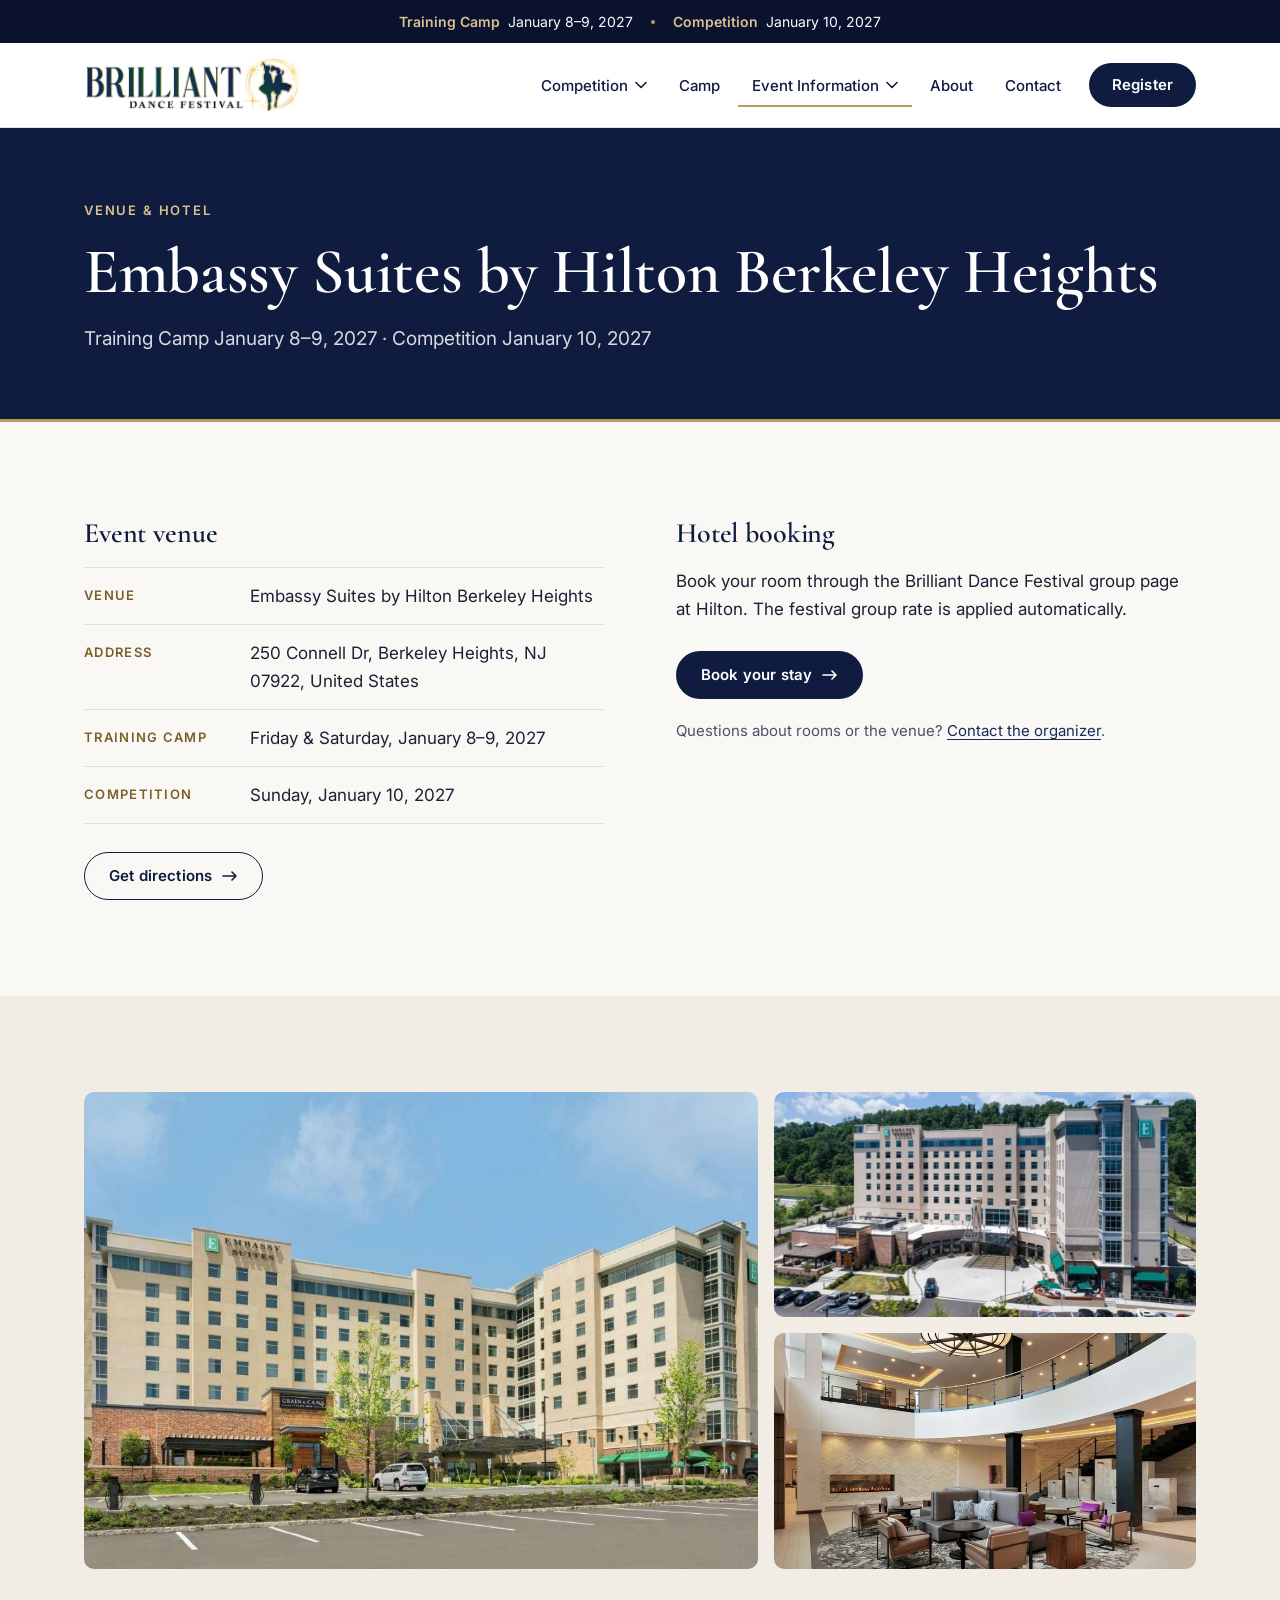
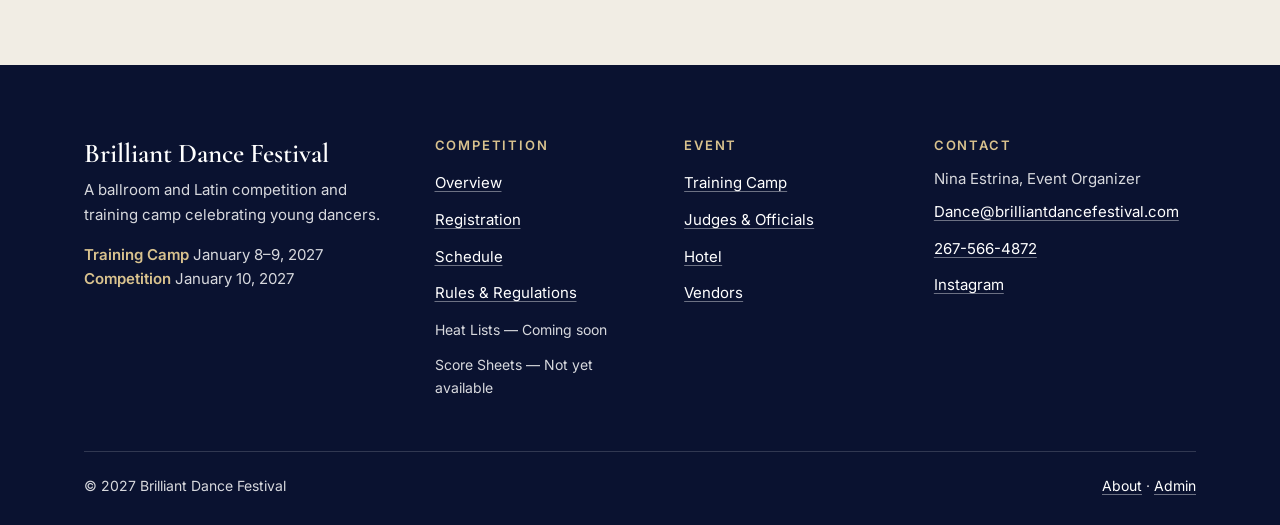
<file: hotel.html>
<!DOCTYPE html>
<html lang="en" class="no-js">
<head>
<meta charset="UTF-8">
<meta name="viewport" content="width=device-width, initial-scale=1">
<title>Venue &amp; Hotel | Brilliant Dance Festival 2027</title>
<meta name="description" content="Embassy Suites by Hilton Berkeley Heights, 250 Connell Dr, Berkeley Heights, NJ 07922, United States: venue for Brilliant Dance Festival 2027, January 8–10, 2027.">
<meta name="theme-color" content="#101c3f">
<meta property="og:type" content="website">
<meta property="og:site_name" content="Brilliant Dance Festival">
<meta property="og:title" content="Venue &amp; Hotel | Brilliant Dance Festival 2027">
<meta property="og:description" content="Embassy Suites by Hilton Berkeley Heights, 250 Connell Dr, Berkeley Heights, NJ 07922, United States: venue for Brilliant Dance Festival 2027, January 8–10, 2027.">
<meta name="twitter:card" content="summary">
<meta name="twitter:title" content="Venue &amp; Hotel | Brilliant Dance Festival 2027">
<meta name="twitter:description" content="Embassy Suites by Hilton Berkeley Heights, 250 Connell Dr, Berkeley Heights, NJ 07922, United States: venue for Brilliant Dance Festival 2027, January 8–10, 2027.">
<link rel="icon" href="favicon.ico" sizes="any">
<link rel="icon" type="image/png" sizes="48x48" href="assets/icons/icon-48.png">
<link rel="icon" type="image/png" sizes="192x192" href="assets/icons/icon-192.png">
<link rel="apple-touch-icon" href="assets/icons/apple-touch-icon.png">
<link rel="preconnect" href="https://fonts.googleapis.com">
<link rel="preconnect" href="https://fonts.gstatic.com" crossorigin>
<link rel="stylesheet" href="https://fonts.googleapis.com/css2?family=Cormorant+Garamond:wght@500;600;700&family=Inter:wght@400;500;600;700&display=swap">
<link rel="stylesheet" href="css/style.css">
<script>document.documentElement.className='js';setTimeout(function(){if(!document.documentElement.classList.contains('js-ready'))document.documentElement.classList.add('js-failed')},2500);</script>
</head>
<body>
<a class="skip-link" href="#main">Skip to main content</a>

<div class="announce">
  <div class="container">
    <p><span><strong>Training Camp</strong> January 8–9, 2027</span><span class="dot" aria-hidden="true"></span><span><strong>Competition</strong> January 10, 2027</span></p>
  </div>
</div>
<header class="site-header">
  <div class="container nav-wrap">
    <a class="brand" href="index.html" aria-label="Brilliant Dance Festival — home">
      <img src="assets/logo.png" alt="Brilliant Dance Festival" width="900" height="229">
    </a>
    <button type="button" class="nav-toggle" aria-expanded="false" aria-controls="site-nav"><span class="bars" aria-hidden="true"></span><span class="sr-only">Menu</span></button>
    <nav id="site-nav" class="main-nav" aria-label="Primary">
      <ul>
          <li class="has-menu"><button type="button" class="menu-btn" aria-expanded="false" aria-controls="menu-0">Competition<svg class="chev" viewBox="0 0 12 8" width="12" height="8" aria-hidden="true"><path d="M1 1.5l5 5 5-5" fill="none" stroke="currentColor" stroke-width="1.6" stroke-linecap="round" stroke-linejoin="round"/></svg></button><ul class="submenu" id="menu-0"><li><a href="competition.html">Competition Overview</a></li><li><a href="schedule.html">Schedule</a></li><li><a href="prizes.html">Prizes</a></li><li><a href="judges.html">Judges &amp; Officials</a></li><li><a href="partner-search.html">Partner Search</a></li><li><a href="rules-regulations.html">Rules &amp; Regulations</a></li><li class="submenu-status"><span><strong>Heat Lists</strong> &mdash; Coming soon</span></li><li class="submenu-status"><span><strong>Score Sheets</strong> &mdash; Not yet available</span></li></ul></li>
          <li><a class="nav-link" href="camp.html">Camp</a></li>
          <li class="has-menu is-current"><button type="button" class="menu-btn" aria-expanded="false" aria-controls="menu-2">Event Information<svg class="chev" viewBox="0 0 12 8" width="12" height="8" aria-hidden="true"><path d="M1 1.5l5 5 5-5" fill="none" stroke="currentColor" stroke-width="1.6" stroke-linecap="round" stroke-linejoin="round"/></svg></button><ul class="submenu" id="menu-2"><li><a href="registration.html">Registration</a></li><li><a href="hotel.html" aria-current="page">Hotel</a></li><li><a href="vendors.html">Vendors</a></li></ul></li>
          <li><a class="nav-link" href="about.html">About</a></li>
          <li><a class="nav-link" href="contact.html">Contact</a></li>
          <li class="nav-cta"><a class="btn btn-primary" href="registration.html">Register</a></li>
      </ul>
    </nav>
  </div>
</header>
<main id="main">

<section class="page-hero">
  <div class="container narrow-left">
    <p class="eyebrow">Venue &amp; hotel</p>
    <h1>Embassy Suites by Hilton Berkeley Heights</h1>
    <p class="lede">Training Camp January 8–9, 2027 &middot; Competition January 10, 2027</p>
    
  </div>
</section>
<section class="section "><div class="container">
<div class="info-split">
  <div class="reveal">
    <h2 class="h3-display">Event venue</h2>
    <dl class="facts">
      <div><dt>Venue</dt><dd>Embassy Suites by Hilton Berkeley Heights</dd></div>
      <div><dt>Address</dt><dd>250 Connell Dr, Berkeley Heights, NJ 07922, United States</dd></div>
      <div><dt>Training Camp</dt><dd>Friday &amp; Saturday, January 8–9, 2027</dd></div>
      <div><dt>Competition</dt><dd>Sunday, January 10, 2027</dd></div>
    </dl>
    <div class="actions"><a class="btn btn-secondary" href="https://www.google.com/maps/search/?api=1&amp;query=250%20Connell%20Dr%2C%20Berkeley%20Heights%2C%20NJ%2007922%2C%20United%20States" target="_blank" rel="noopener">Get directions<svg class="arrow" viewBox="0 0 16 10" width="16" height="10" aria-hidden="true"><path d="M1 5h13M10 1l4 4-4 4" fill="none" stroke="currentColor" stroke-width="1.6" stroke-linecap="round" stroke-linejoin="round"/></svg></a></div>
  </div>
  <div class="reveal">
    <h2 class="h3-display">Hotel booking</h2>
    <p>Book your room through the Brilliant Dance Festival group page at Hilton. The festival group rate is applied automatically.</p><div class="actions"><a class="btn btn-primary" href="https://www.hilton.com/en/attend-my-event/2027-brilliant-dance/" target="_blank" rel="noopener">Book your stay<svg class="arrow" viewBox="0 0 16 10" width="16" height="10" aria-hidden="true"><path d="M1 5h13M10 1l4 4-4 4" fill="none" stroke="currentColor" stroke-width="1.6" stroke-linecap="round" stroke-linejoin="round"/></svg></a></div>
    <p class="small-note">Questions about rooms or the venue? <a href="contact.html">Contact the organizer</a>.</p>
  </div>
</div></div></section><section class="section alt"><div class="container"><div class="venue-photos"><figure class="venue-photo reveal reveal-img"><img src="assets/images/venue/embassy-suites-exterior.jpg" alt="Embassy Suites by Hilton Berkeley Heights" loading="lazy" decoding="async"></figure><figure class="venue-photo reveal reveal-img"><img src="assets/images/venue/embassy-suites-building.jpg" alt="Embassy Suites by Hilton Berkeley Heights" loading="lazy" decoding="async"></figure><figure class="venue-photo reveal reveal-img"><img src="assets/images/venue/embassy-suites-lobby.jpg" alt="Embassy Suites by Hilton Berkeley Heights" loading="lazy" decoding="async"></figure></div></div></section>
</main>
<footer class="site-footer">
  <div class="container">
    <div class="footer-grid">
      <div class="footer-brand">
        <p class="footer-name">Brilliant Dance Festival</p>
        <p>A ballroom and Latin competition and training camp celebrating young dancers.</p>
        <p class="footer-dates"><strong>Training Camp</strong> January 8–9, 2027<br><strong>Competition</strong> January 10, 2027</p>
      </div>
      <nav aria-label="Competition">
        <h2>Competition</h2>
        <ul>
          <li><a href="competition.html">Overview</a></li>
          <li><a href="registration.html">Registration</a></li>
          <li><a href="schedule.html">Schedule</a></li>
          <li><a href="rules-regulations.html">Rules &amp; Regulations</a></li>
          <li class="footer-status"><span>Heat Lists &mdash; Coming soon</span></li><li class="footer-status"><span>Score Sheets &mdash; Not yet available</span></li>
        </ul>
      </nav>
      <nav aria-label="Event information">
        <h2>Event</h2>
        <ul>
          <li><a href="camp.html">Training Camp</a></li>
          <li><a href="judges.html">Judges &amp; Officials</a></li>
          <li><a href="hotel.html">Hotel</a></li>
          <li><a href="vendors.html">Vendors</a></li>
        </ul>
      </nav>
      <div>
        <h2>Contact</h2>
        <ul>
          <li>Nina Estrina, Event Organizer</li>
          <li><a href="mailto:Dance@brilliantdancefestival.com">Dance@brilliantdancefestival.com</a></li>
          <li><a href="tel:2675664872">267-566-4872</a></li>
          <li><a href="https://www.instagram.com/brilliant.dance.festival" target="_blank" rel="noopener">Instagram<span class="sr-only"> (opens in a new tab)</span></a></li>
        </ul>
      </div>
    </div>
    <div class="bottom-bar">
      <span>&copy; 2027 Brilliant Dance Festival</span>
      <span><a href="about.html">About</a> &middot; <a href="/admin">Admin</a></span>
    </div>
  </div>
</footer>
<script src="js/main.js" defer></script>
</body>
</html>
</file>
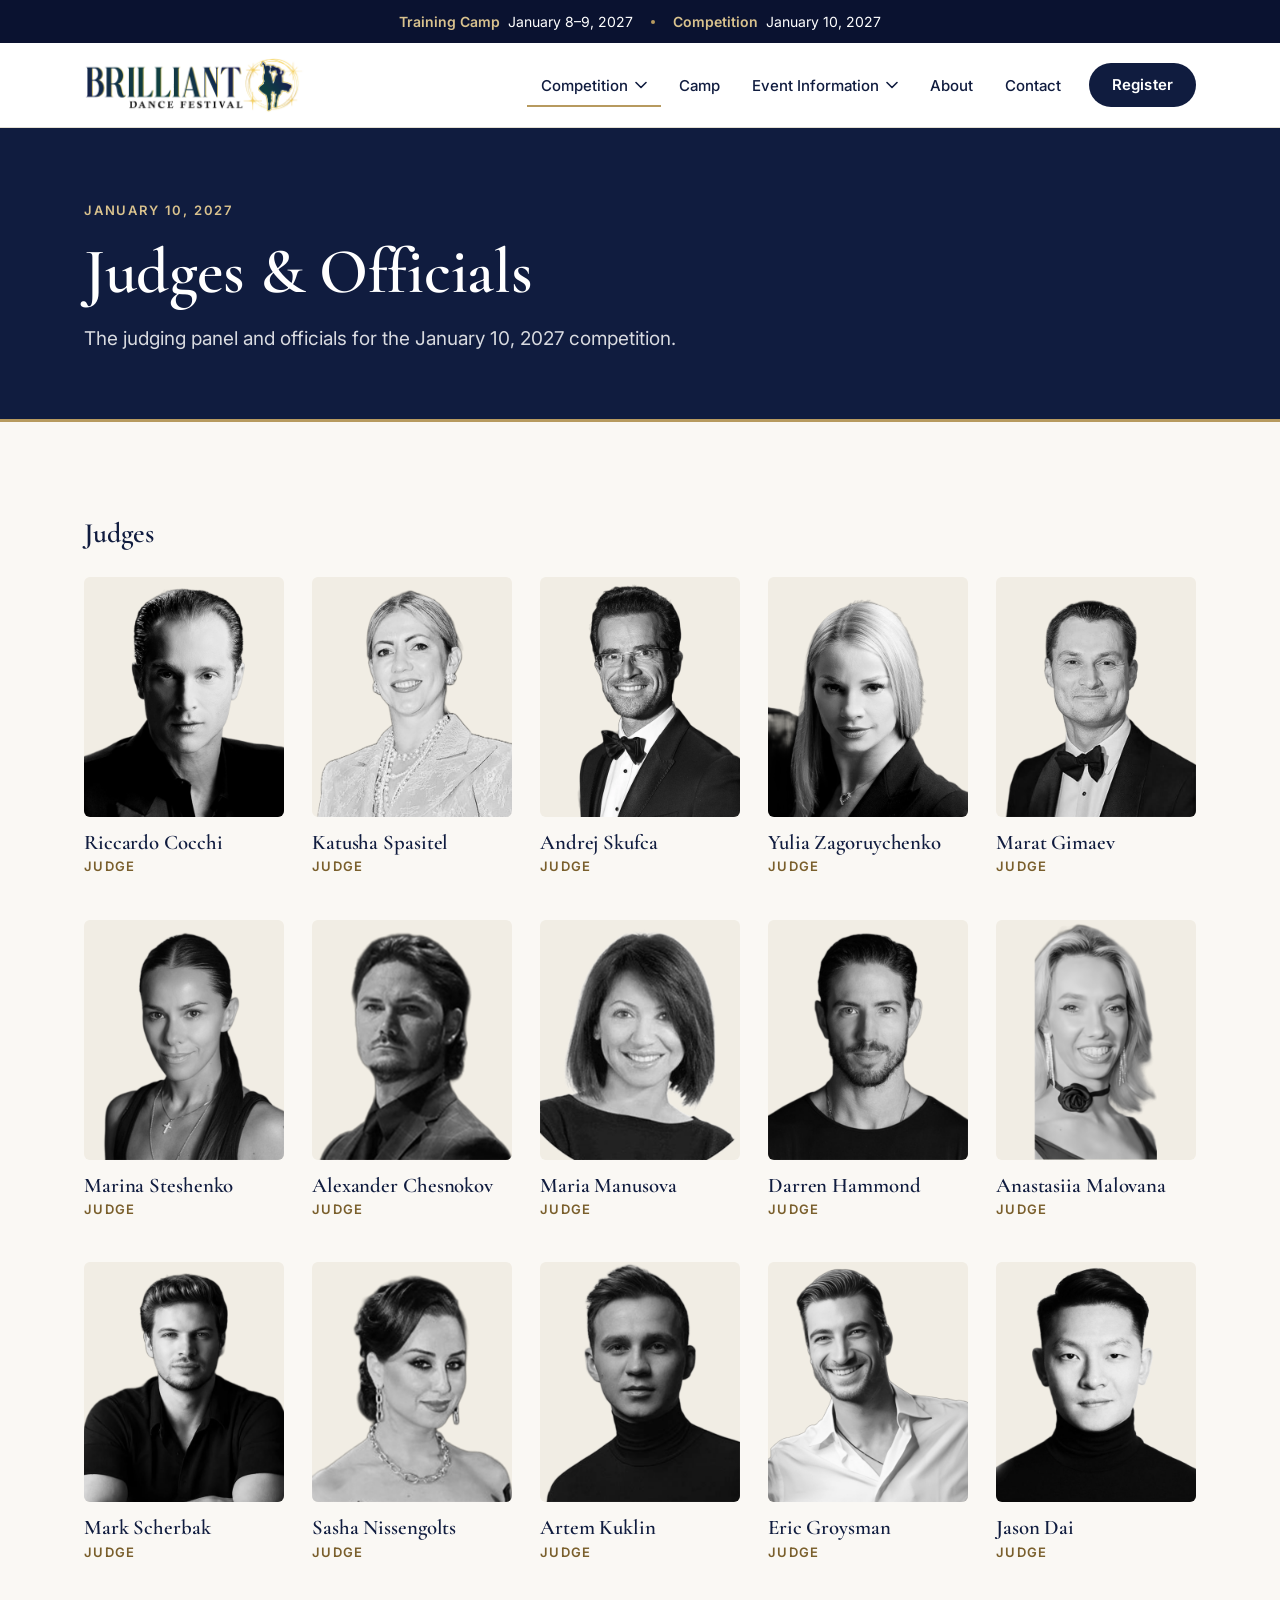
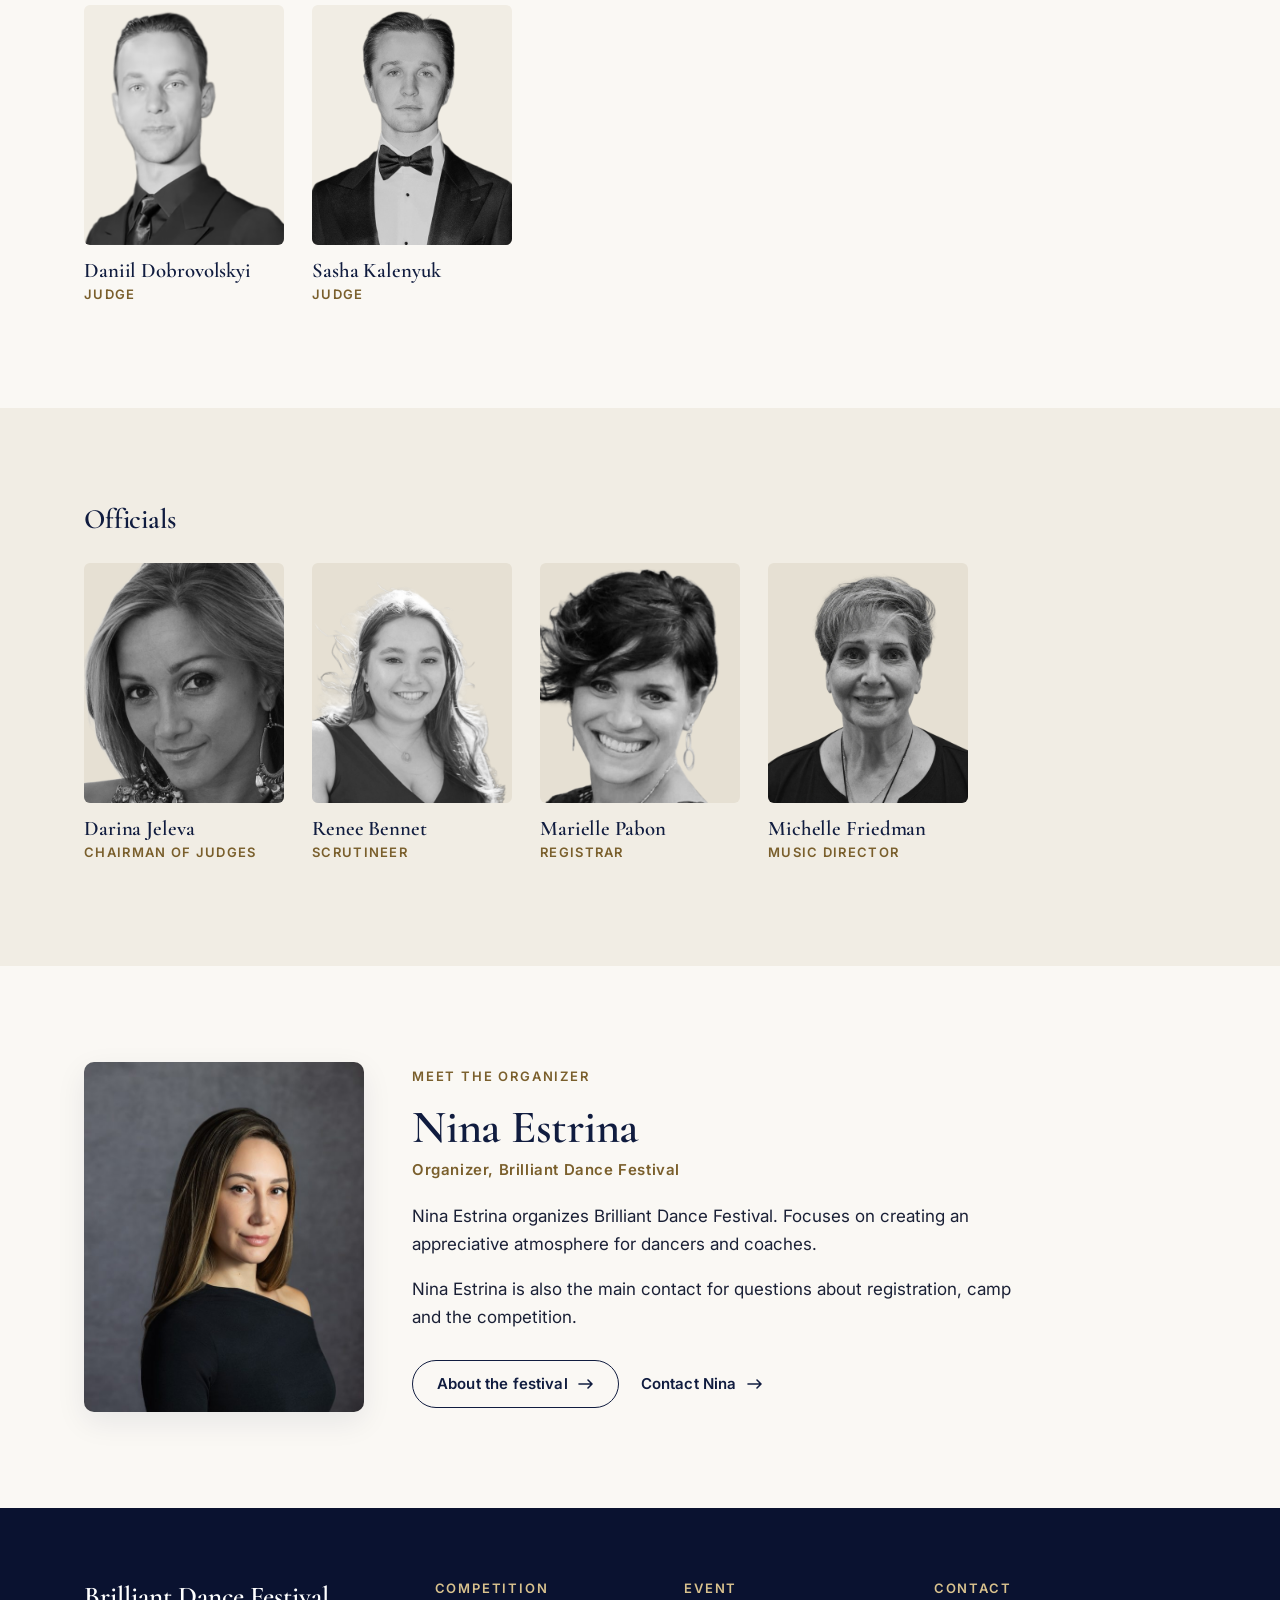
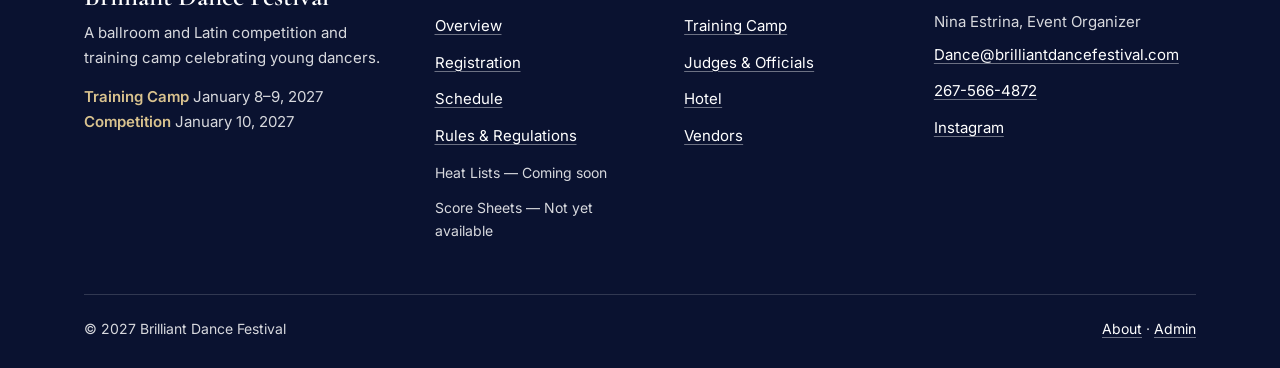
<file: judges.html>
<!DOCTYPE html>
<html lang="en" class="no-js">
<head>
<meta charset="UTF-8">
<meta name="viewport" content="width=device-width, initial-scale=1">
<title>Judges &amp; Officials | Brilliant Dance Festival 2027</title>
<meta name="description" content="Judges and officials for Brilliant Dance Festival 2027, January 10, 2027.">
<meta name="theme-color" content="#101c3f">
<meta property="og:type" content="website">
<meta property="og:site_name" content="Brilliant Dance Festival">
<meta property="og:title" content="Judges &amp; Officials | Brilliant Dance Festival 2027">
<meta property="og:description" content="Judges and officials for Brilliant Dance Festival 2027, January 10, 2027.">
<meta name="twitter:card" content="summary">
<meta name="twitter:title" content="Judges &amp; Officials | Brilliant Dance Festival 2027">
<meta name="twitter:description" content="Judges and officials for Brilliant Dance Festival 2027, January 10, 2027.">
<link rel="icon" href="favicon.ico" sizes="any">
<link rel="icon" type="image/png" sizes="48x48" href="assets/icons/icon-48.png">
<link rel="icon" type="image/png" sizes="192x192" href="assets/icons/icon-192.png">
<link rel="apple-touch-icon" href="assets/icons/apple-touch-icon.png">
<link rel="preconnect" href="https://fonts.googleapis.com">
<link rel="preconnect" href="https://fonts.gstatic.com" crossorigin>
<link rel="stylesheet" href="https://fonts.googleapis.com/css2?family=Cormorant+Garamond:wght@500;600;700&family=Inter:wght@400;500;600;700&display=swap">
<link rel="stylesheet" href="css/style.css">
<script>document.documentElement.className='js';setTimeout(function(){if(!document.documentElement.classList.contains('js-ready'))document.documentElement.classList.add('js-failed')},2500);</script>
</head>
<body>
<a class="skip-link" href="#main">Skip to main content</a>

<div class="announce">
  <div class="container">
    <p><span><strong>Training Camp</strong> January 8–9, 2027</span><span class="dot" aria-hidden="true"></span><span><strong>Competition</strong> January 10, 2027</span></p>
  </div>
</div>
<header class="site-header">
  <div class="container nav-wrap">
    <a class="brand" href="index.html" aria-label="Brilliant Dance Festival — home">
      <img src="assets/logo.png" alt="Brilliant Dance Festival" width="900" height="229">
    </a>
    <button type="button" class="nav-toggle" aria-expanded="false" aria-controls="site-nav"><span class="bars" aria-hidden="true"></span><span class="sr-only">Menu</span></button>
    <nav id="site-nav" class="main-nav" aria-label="Primary">
      <ul>
          <li class="has-menu is-current"><button type="button" class="menu-btn" aria-expanded="false" aria-controls="menu-0">Competition<svg class="chev" viewBox="0 0 12 8" width="12" height="8" aria-hidden="true"><path d="M1 1.5l5 5 5-5" fill="none" stroke="currentColor" stroke-width="1.6" stroke-linecap="round" stroke-linejoin="round"/></svg></button><ul class="submenu" id="menu-0"><li><a href="competition.html">Competition Overview</a></li><li><a href="schedule.html">Schedule</a></li><li><a href="prizes.html">Prizes</a></li><li><a href="judges.html" aria-current="page">Judges &amp; Officials</a></li><li><a href="partner-search.html">Partner Search</a></li><li><a href="rules-regulations.html">Rules &amp; Regulations</a></li><li class="submenu-status"><span><strong>Heat Lists</strong> &mdash; Coming soon</span></li><li class="submenu-status"><span><strong>Score Sheets</strong> &mdash; Not yet available</span></li></ul></li>
          <li><a class="nav-link" href="camp.html">Camp</a></li>
          <li class="has-menu"><button type="button" class="menu-btn" aria-expanded="false" aria-controls="menu-2">Event Information<svg class="chev" viewBox="0 0 12 8" width="12" height="8" aria-hidden="true"><path d="M1 1.5l5 5 5-5" fill="none" stroke="currentColor" stroke-width="1.6" stroke-linecap="round" stroke-linejoin="round"/></svg></button><ul class="submenu" id="menu-2"><li><a href="registration.html">Registration</a></li><li><a href="hotel.html">Hotel</a></li><li><a href="vendors.html">Vendors</a></li></ul></li>
          <li><a class="nav-link" href="about.html">About</a></li>
          <li><a class="nav-link" href="contact.html">Contact</a></li>
          <li class="nav-cta"><a class="btn btn-primary" href="registration.html">Register</a></li>
      </ul>
    </nav>
  </div>
</header>
<main id="main">

<section class="page-hero">
  <div class="container narrow-left">
    <p class="eyebrow">January 10, 2027</p>
    <h1>Judges &amp; Officials</h1>
    <p class="lede">The judging panel and officials for the January 10, 2027 competition.</p>
    
  </div>
</section>
<section class="section "><div class="container">
<div class="roster-block">
  <h2 class="h3-display reveal">Judges</h2>
  <ul class="people"><li class="person reveal"><div class="frame"><img src="assets/images/people/riccardo-cocchi-v2.png" alt="Riccardo Cocchi" width="500" height="600" loading="lazy" decoding="async"></div><h3>Riccardo Cocchi</h3><span class="role">Judge</span></li><li class="person reveal"><div class="frame"><img src="assets/images/people/katusha-spasitel-v2.png" alt="Katusha Spasitel" width="500" height="600" loading="lazy" decoding="async"></div><h3>Katusha Spasitel</h3><span class="role">Judge</span></li><li class="person reveal"><div class="frame"><img src="assets/images/people/andrej-skufca.png" alt="Andrej Skufca" width="500" height="600" loading="lazy" decoding="async"></div><h3>Andrej Skufca</h3><span class="role">Judge</span></li><li class="person reveal"><div class="frame"><img src="assets/images/people/yulia-zagoruychenko-v2.png" alt="Yulia Zagoruychenko" width="500" height="600" loading="lazy" decoding="async"></div><h3>Yulia Zagoruychenko</h3><span class="role">Judge</span></li><li class="person reveal"><div class="frame"><img src="assets/images/people/marat-gimaev.png" alt="Marat Gimaev" width="500" height="600" loading="lazy" decoding="async"></div><h3>Marat Gimaev</h3><span class="role">Judge</span></li><li class="person reveal"><div class="frame"><img src="assets/images/people/marina-steshenko-v2.png" alt="Marina Steshenko" width="500" height="600" loading="lazy" decoding="async"></div><h3>Marina Steshenko</h3><span class="role">Judge</span></li><li class="person reveal"><div class="frame"><img src="assets/images/people/alexander-chesnokov-v2.png" alt="Alexander Chesnokov" width="500" height="600" loading="lazy" decoding="async"></div><h3>Alexander Chesnokov</h3><span class="role">Judge</span></li><li class="person reveal"><div class="frame"><img src="assets/images/people/maria-manusova-v2.png" alt="Maria Manusova" width="500" height="600" loading="lazy" decoding="async"></div><h3>Maria Manusova</h3><span class="role">Judge</span></li><li class="person reveal"><div class="frame"><img src="assets/images/people/darren-hammond-v2.png" alt="Darren Hammond" width="500" height="600" loading="lazy" decoding="async"></div><h3>Darren Hammond</h3><span class="role">Judge</span></li><li class="person reveal"><div class="frame"><img src="assets/images/people/anastasiia-malovana-v2.png" alt="Anastasiia Malovana" width="500" height="600" loading="lazy" decoding="async"></div><h3>Anastasiia Malovana</h3><span class="role">Judge</span></li><li class="person reveal"><div class="frame"><img src="assets/images/people/mark-scherbak-v2.png" alt="Mark Scherbak" width="500" height="600" loading="lazy" decoding="async"></div><h3>Mark Scherbak</h3><span class="role">Judge</span></li><li class="person reveal"><div class="frame"><img src="assets/images/people/sasha-nissengolts-v2.png" alt="Sasha Nissengolts" width="500" height="600" loading="lazy" decoding="async"></div><h3>Sasha Nissengolts</h3><span class="role">Judge</span></li><li class="person reveal"><div class="frame"><img src="assets/images/people/artem-kuklin-v2.png" alt="Artem Kuklin" width="500" height="600" loading="lazy" decoding="async"></div><h3>Artem Kuklin</h3><span class="role">Judge</span></li><li class="person reveal"><div class="frame"><img src="assets/images/people/eric-groysman.png" alt="Eric Groysman" width="500" height="600" loading="lazy" decoding="async"></div><h3>Eric Groysman</h3><span class="role">Judge</span></li><li class="person reveal"><div class="frame"><img src="assets/images/people/jason-dai.png" alt="Jason Dai" width="500" height="600" loading="lazy" decoding="async"></div><h3>Jason Dai</h3><span class="role">Judge</span></li><li class="person reveal"><div class="frame"><img src="assets/images/people/daniil-dobrovolskyi-v2.png" alt="Daniil Dobrovolskyi" width="500" height="600" loading="lazy" decoding="async"></div><h3>Daniil Dobrovolskyi</h3><span class="role">Judge</span></li><li class="person reveal"><div class="frame"><img src="assets/images/people/sasha-kalenyuk-v2.png" alt="Sasha Kalenyuk" width="500" height="600" loading="lazy" decoding="async"></div><h3>Sasha Kalenyuk</h3><span class="role">Judge</span></li></ul>
</div></div></section><section class="section alt"><div class="container">
<div class="roster-block">
  <h2 class="h3-display reveal">Officials</h2>
  <ul class="people"><li class="person reveal"><div class="frame"><img src="assets/images/people/darina-jeleva.png" alt="Darina Jeleva" width="500" height="600" loading="lazy" decoding="async"></div><h3>Darina Jeleva</h3><span class="role">Chairman of Judges</span></li><li class="person reveal"><div class="frame"><img src="assets/images/people/renee-bennet.png" alt="Renee Bennet" width="500" height="600" loading="lazy" decoding="async"></div><h3>Renee Bennet</h3><span class="role">Scrutineer</span></li><li class="person reveal"><div class="frame"><img src="assets/images/people/marielle-pabon.png" alt="Marielle Pabon" width="500" height="600" loading="lazy" decoding="async"></div><h3>Marielle Pabon</h3><span class="role">Registrar</span></li><li class="person reveal"><div class="frame"><img src="assets/images/people/michelle-friedman.png" alt="Michelle Friedman" width="500" height="600" loading="lazy" decoding="async"></div><h3>Michelle Friedman</h3><span class="role">Music Director</span></li></ul>
</div></div></section><section class="section " aria-labelledby="organizer-title"><div class="container">
<div class="organizer is-compact">
  <figure class="portrait reveal reveal-img"><img class="" src="assets/images/nina-estrina-900.jpg" srcset="assets/images/nina-estrina-600.jpg 600w, assets/images/nina-estrina-900.jpg 900w, assets/images/nina-estrina-1200.jpg 1200w" sizes="(min-width: 900px) 420px, (min-width: 600px) 60vw, 90vw" width="1200" height="1500" alt="Portrait of Nina Estrina, organizer of Brilliant Dance Festival" loading="lazy" decoding="async"></figure>
  <div class="organizer-copy reveal">
    <p class="eyebrow">Meet the Organizer</p>
    <h2 id="organizer-title">Nina Estrina</h2>
    <p class="role-line">Organizer, Brilliant Dance Festival</p>
    <p>Nina Estrina organizes Brilliant Dance Festival. Focuses on creating an appreciative atmosphere for dancers and coaches.</p>
    <p>Nina Estrina is also the main contact for questions about registration, camp and the competition.</p>
    <div class="actions"><a class="btn btn-secondary" href="about.html">About the festival<svg class="arrow" viewBox="0 0 16 10" width="16" height="10" aria-hidden="true"><path d="M1 5h13M10 1l4 4-4 4" fill="none" stroke="currentColor" stroke-width="1.6" stroke-linecap="round" stroke-linejoin="round"/></svg></a><a class="btn btn-text" href="contact.html">Contact Nina<svg class="arrow" viewBox="0 0 16 10" width="16" height="10" aria-hidden="true"><path d="M1 5h13M10 1l4 4-4 4" fill="none" stroke="currentColor" stroke-width="1.6" stroke-linecap="round" stroke-linejoin="round"/></svg></a></div>
  </div>
</div></div></section>
</main>
<footer class="site-footer">
  <div class="container">
    <div class="footer-grid">
      <div class="footer-brand">
        <p class="footer-name">Brilliant Dance Festival</p>
        <p>A ballroom and Latin competition and training camp celebrating young dancers.</p>
        <p class="footer-dates"><strong>Training Camp</strong> January 8–9, 2027<br><strong>Competition</strong> January 10, 2027</p>
      </div>
      <nav aria-label="Competition">
        <h2>Competition</h2>
        <ul>
          <li><a href="competition.html">Overview</a></li>
          <li><a href="registration.html">Registration</a></li>
          <li><a href="schedule.html">Schedule</a></li>
          <li><a href="rules-regulations.html">Rules &amp; Regulations</a></li>
          <li class="footer-status"><span>Heat Lists &mdash; Coming soon</span></li><li class="footer-status"><span>Score Sheets &mdash; Not yet available</span></li>
        </ul>
      </nav>
      <nav aria-label="Event information">
        <h2>Event</h2>
        <ul>
          <li><a href="camp.html">Training Camp</a></li>
          <li><a href="judges.html">Judges &amp; Officials</a></li>
          <li><a href="hotel.html">Hotel</a></li>
          <li><a href="vendors.html">Vendors</a></li>
        </ul>
      </nav>
      <div>
        <h2>Contact</h2>
        <ul>
          <li>Nina Estrina, Event Organizer</li>
          <li><a href="mailto:Dance@brilliantdancefestival.com">Dance@brilliantdancefestival.com</a></li>
          <li><a href="tel:2675664872">267-566-4872</a></li>
          <li><a href="https://www.instagram.com/brilliant.dance.festival" target="_blank" rel="noopener">Instagram<span class="sr-only"> (opens in a new tab)</span></a></li>
        </ul>
      </div>
    </div>
    <div class="bottom-bar">
      <span>&copy; 2027 Brilliant Dance Festival</span>
      <span><a href="about.html">About</a> &middot; <a href="/admin">Admin</a></span>
    </div>
  </div>
</footer>
<script src="js/main.js" defer></script>
</body>
</html>
</file>
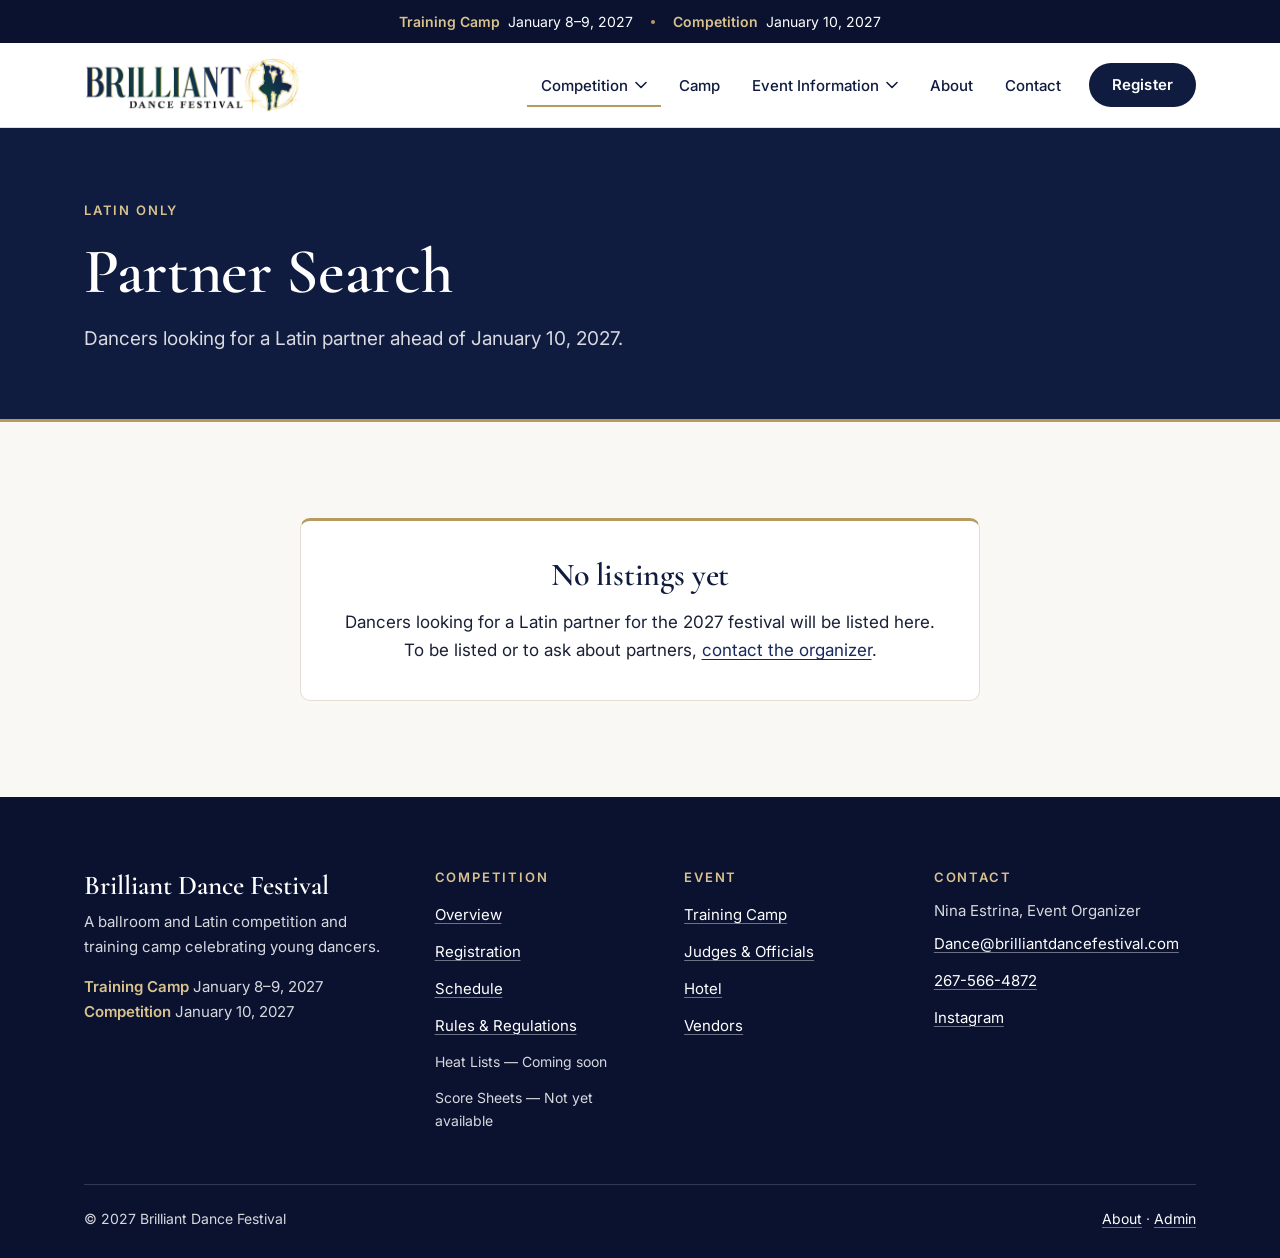
<file: partner-search.html>
<!DOCTYPE html>
<html lang="en" class="no-js">
<head>
<meta charset="UTF-8">
<meta name="viewport" content="width=device-width, initial-scale=1">
<title>Partner Search | Brilliant Dance Festival 2027</title>
<meta name="description" content="Partner search for Brilliant Dance Festival 2027: dancers looking for a Latin partner.">
<meta name="theme-color" content="#101c3f">
<meta property="og:type" content="website">
<meta property="og:site_name" content="Brilliant Dance Festival">
<meta property="og:title" content="Partner Search | Brilliant Dance Festival 2027">
<meta property="og:description" content="Partner search for Brilliant Dance Festival 2027: dancers looking for a Latin partner.">
<meta name="twitter:card" content="summary">
<meta name="twitter:title" content="Partner Search | Brilliant Dance Festival 2027">
<meta name="twitter:description" content="Partner search for Brilliant Dance Festival 2027: dancers looking for a Latin partner.">
<link rel="icon" href="favicon.ico" sizes="any">
<link rel="icon" type="image/png" sizes="48x48" href="assets/icons/icon-48.png">
<link rel="icon" type="image/png" sizes="192x192" href="assets/icons/icon-192.png">
<link rel="apple-touch-icon" href="assets/icons/apple-touch-icon.png">
<link rel="preconnect" href="https://fonts.googleapis.com">
<link rel="preconnect" href="https://fonts.gstatic.com" crossorigin>
<link rel="stylesheet" href="https://fonts.googleapis.com/css2?family=Cormorant+Garamond:wght@500;600;700&family=Inter:wght@400;500;600;700&display=swap">
<link rel="stylesheet" href="css/style.css">
<script>document.documentElement.className='js';setTimeout(function(){if(!document.documentElement.classList.contains('js-ready'))document.documentElement.classList.add('js-failed')},2500);</script>
</head>
<body>
<a class="skip-link" href="#main">Skip to main content</a>

<div class="announce">
  <div class="container">
    <p><span><strong>Training Camp</strong> January 8–9, 2027</span><span class="dot" aria-hidden="true"></span><span><strong>Competition</strong> January 10, 2027</span></p>
  </div>
</div>
<header class="site-header">
  <div class="container nav-wrap">
    <a class="brand" href="index.html" aria-label="Brilliant Dance Festival — home">
      <img src="assets/logo.png" alt="Brilliant Dance Festival" width="900" height="229">
    </a>
    <button type="button" class="nav-toggle" aria-expanded="false" aria-controls="site-nav"><span class="bars" aria-hidden="true"></span><span class="sr-only">Menu</span></button>
    <nav id="site-nav" class="main-nav" aria-label="Primary">
      <ul>
          <li class="has-menu is-current"><button type="button" class="menu-btn" aria-expanded="false" aria-controls="menu-0">Competition<svg class="chev" viewBox="0 0 12 8" width="12" height="8" aria-hidden="true"><path d="M1 1.5l5 5 5-5" fill="none" stroke="currentColor" stroke-width="1.6" stroke-linecap="round" stroke-linejoin="round"/></svg></button><ul class="submenu" id="menu-0"><li><a href="competition.html">Competition Overview</a></li><li><a href="schedule.html">Schedule</a></li><li><a href="prizes.html">Prizes</a></li><li><a href="judges.html">Judges &amp; Officials</a></li><li><a href="partner-search.html" aria-current="page">Partner Search</a></li><li><a href="rules-regulations.html">Rules &amp; Regulations</a></li><li class="submenu-status"><span><strong>Heat Lists</strong> &mdash; Coming soon</span></li><li class="submenu-status"><span><strong>Score Sheets</strong> &mdash; Not yet available</span></li></ul></li>
          <li><a class="nav-link" href="camp.html">Camp</a></li>
          <li class="has-menu"><button type="button" class="menu-btn" aria-expanded="false" aria-controls="menu-2">Event Information<svg class="chev" viewBox="0 0 12 8" width="12" height="8" aria-hidden="true"><path d="M1 1.5l5 5 5-5" fill="none" stroke="currentColor" stroke-width="1.6" stroke-linecap="round" stroke-linejoin="round"/></svg></button><ul class="submenu" id="menu-2"><li><a href="registration.html">Registration</a></li><li><a href="hotel.html">Hotel</a></li><li><a href="vendors.html">Vendors</a></li></ul></li>
          <li><a class="nav-link" href="about.html">About</a></li>
          <li><a class="nav-link" href="contact.html">Contact</a></li>
          <li class="nav-cta"><a class="btn btn-primary" href="registration.html">Register</a></li>
      </ul>
    </nav>
  </div>
</header>
<main id="main">

<section class="page-hero">
  <div class="container narrow-left">
    <p class="eyebrow">Latin only</p>
    <h1>Partner Search</h1>
    <p class="lede">Dancers looking for a Latin partner ahead of January 10, 2027.</p>
    
  </div>
</section>
<section class="section "><div class="container"><div class="notice reveal"><h2>No listings yet</h2><p>Dancers looking for a Latin partner for the 2027 festival will be listed here. To be listed or to ask about partners, <a href="contact.html">contact the organizer</a>.</p></div></div></section>
</main>
<footer class="site-footer">
  <div class="container">
    <div class="footer-grid">
      <div class="footer-brand">
        <p class="footer-name">Brilliant Dance Festival</p>
        <p>A ballroom and Latin competition and training camp celebrating young dancers.</p>
        <p class="footer-dates"><strong>Training Camp</strong> January 8–9, 2027<br><strong>Competition</strong> January 10, 2027</p>
      </div>
      <nav aria-label="Competition">
        <h2>Competition</h2>
        <ul>
          <li><a href="competition.html">Overview</a></li>
          <li><a href="registration.html">Registration</a></li>
          <li><a href="schedule.html">Schedule</a></li>
          <li><a href="rules-regulations.html">Rules &amp; Regulations</a></li>
          <li class="footer-status"><span>Heat Lists &mdash; Coming soon</span></li><li class="footer-status"><span>Score Sheets &mdash; Not yet available</span></li>
        </ul>
      </nav>
      <nav aria-label="Event information">
        <h2>Event</h2>
        <ul>
          <li><a href="camp.html">Training Camp</a></li>
          <li><a href="judges.html">Judges &amp; Officials</a></li>
          <li><a href="hotel.html">Hotel</a></li>
          <li><a href="vendors.html">Vendors</a></li>
        </ul>
      </nav>
      <div>
        <h2>Contact</h2>
        <ul>
          <li>Nina Estrina, Event Organizer</li>
          <li><a href="mailto:Dance@brilliantdancefestival.com">Dance@brilliantdancefestival.com</a></li>
          <li><a href="tel:2675664872">267-566-4872</a></li>
          <li><a href="https://www.instagram.com/brilliant.dance.festival" target="_blank" rel="noopener">Instagram<span class="sr-only"> (opens in a new tab)</span></a></li>
        </ul>
      </div>
    </div>
    <div class="bottom-bar">
      <span>&copy; 2027 Brilliant Dance Festival</span>
      <span><a href="about.html">About</a> &middot; <a href="/admin">Admin</a></span>
    </div>
  </div>
</footer>
<script src="js/main.js" defer></script>
</body>
</html>
</file>
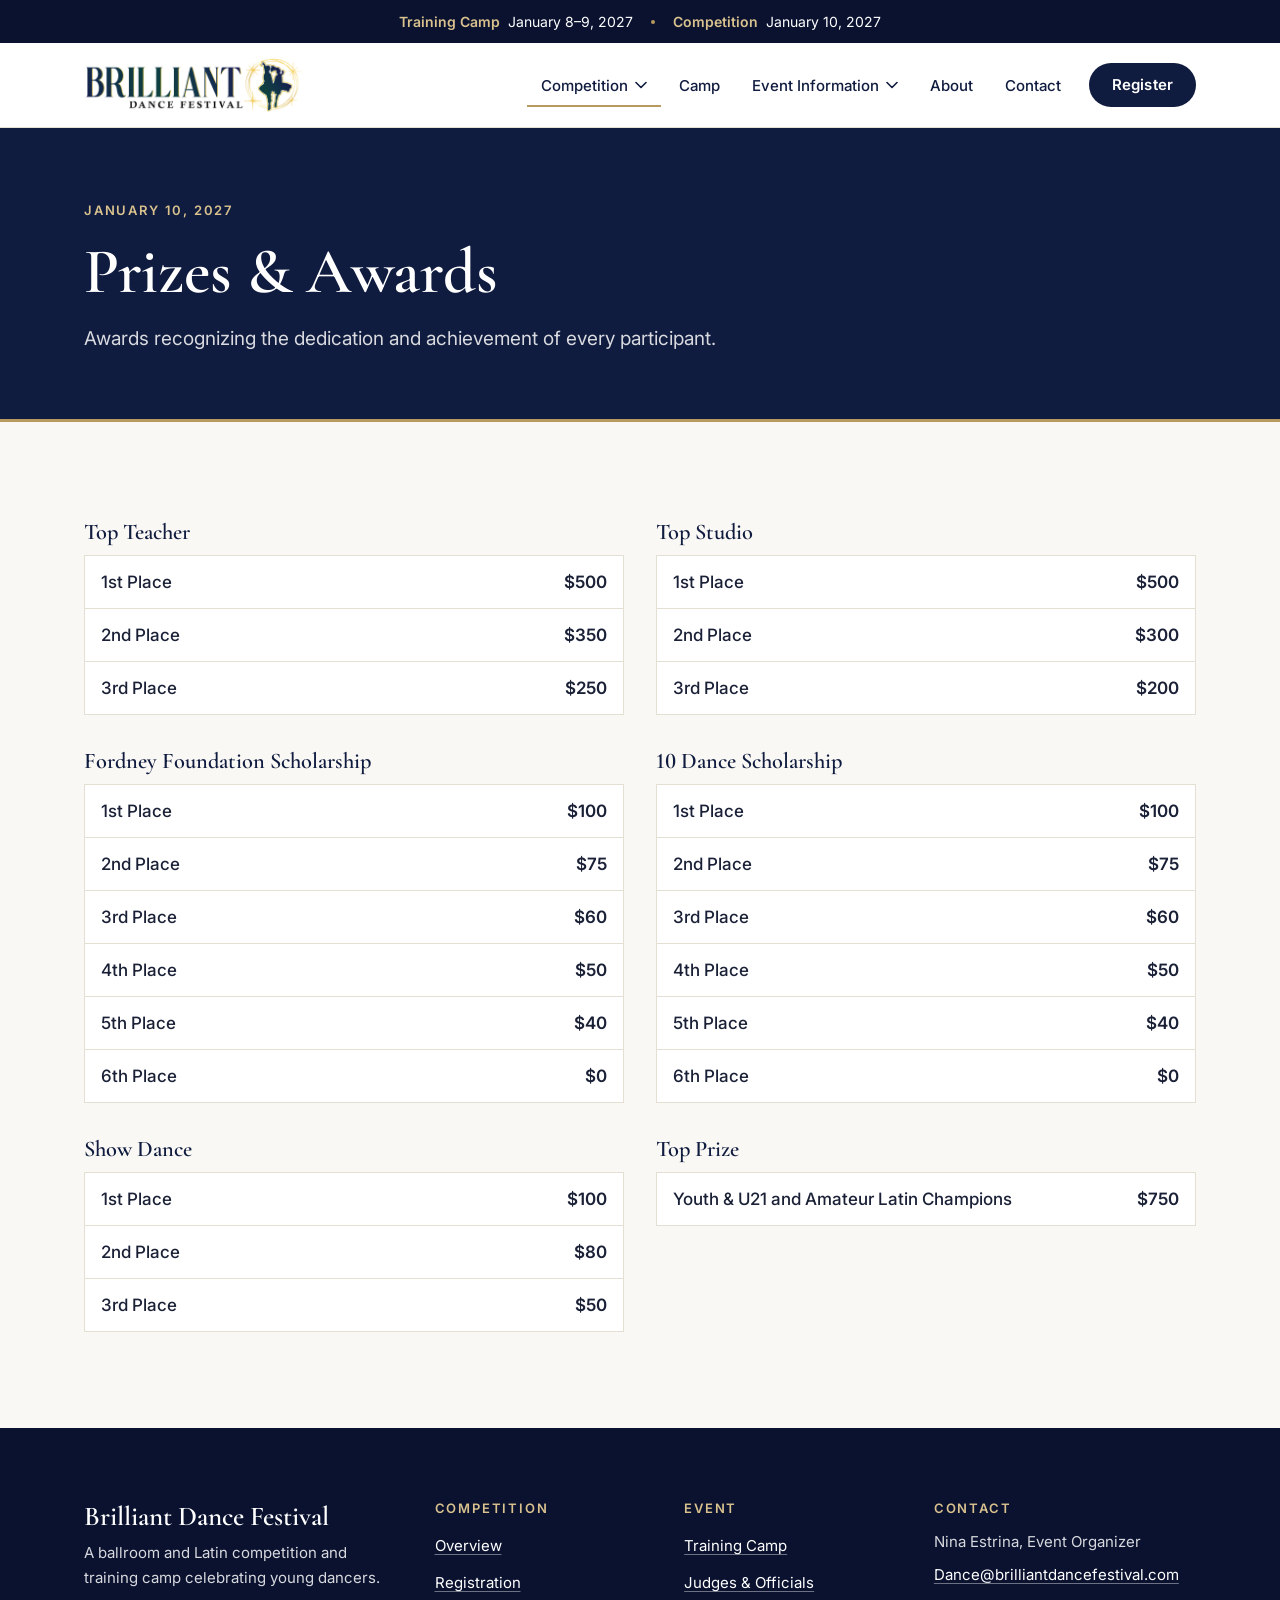
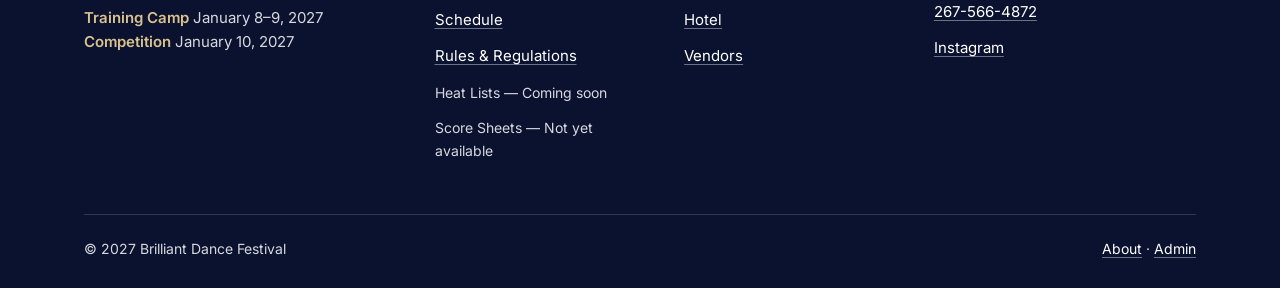
<file: prizes.html>
<!DOCTYPE html>
<html lang="en" class="no-js">
<head>
<meta charset="UTF-8">
<meta name="viewport" content="width=device-width, initial-scale=1">
<title>Prizes &amp; Awards | Brilliant Dance Festival 2027</title>
<meta name="description" content="Prizes and awards at Brilliant Dance Festival 2027.">
<meta name="theme-color" content="#101c3f">
<meta property="og:type" content="website">
<meta property="og:site_name" content="Brilliant Dance Festival">
<meta property="og:title" content="Prizes &amp; Awards | Brilliant Dance Festival 2027">
<meta property="og:description" content="Prizes and awards at Brilliant Dance Festival 2027.">
<meta name="twitter:card" content="summary">
<meta name="twitter:title" content="Prizes &amp; Awards | Brilliant Dance Festival 2027">
<meta name="twitter:description" content="Prizes and awards at Brilliant Dance Festival 2027.">
<link rel="icon" href="favicon.ico" sizes="any">
<link rel="icon" type="image/png" sizes="48x48" href="assets/icons/icon-48.png">
<link rel="icon" type="image/png" sizes="192x192" href="assets/icons/icon-192.png">
<link rel="apple-touch-icon" href="assets/icons/apple-touch-icon.png">
<link rel="preconnect" href="https://fonts.googleapis.com">
<link rel="preconnect" href="https://fonts.gstatic.com" crossorigin>
<link rel="stylesheet" href="https://fonts.googleapis.com/css2?family=Cormorant+Garamond:wght@500;600;700&family=Inter:wght@400;500;600;700&display=swap">
<link rel="stylesheet" href="css/style.css">
<script>document.documentElement.className='js';setTimeout(function(){if(!document.documentElement.classList.contains('js-ready'))document.documentElement.classList.add('js-failed')},2500);</script>
</head>
<body>
<a class="skip-link" href="#main">Skip to main content</a>

<div class="announce">
  <div class="container">
    <p><span><strong>Training Camp</strong> January 8–9, 2027</span><span class="dot" aria-hidden="true"></span><span><strong>Competition</strong> January 10, 2027</span></p>
  </div>
</div>
<header class="site-header">
  <div class="container nav-wrap">
    <a class="brand" href="index.html" aria-label="Brilliant Dance Festival — home">
      <img src="assets/logo.png" alt="Brilliant Dance Festival" width="900" height="229">
    </a>
    <button type="button" class="nav-toggle" aria-expanded="false" aria-controls="site-nav"><span class="bars" aria-hidden="true"></span><span class="sr-only">Menu</span></button>
    <nav id="site-nav" class="main-nav" aria-label="Primary">
      <ul>
          <li class="has-menu is-current"><button type="button" class="menu-btn" aria-expanded="false" aria-controls="menu-0">Competition<svg class="chev" viewBox="0 0 12 8" width="12" height="8" aria-hidden="true"><path d="M1 1.5l5 5 5-5" fill="none" stroke="currentColor" stroke-width="1.6" stroke-linecap="round" stroke-linejoin="round"/></svg></button><ul class="submenu" id="menu-0"><li><a href="competition.html">Competition Overview</a></li><li><a href="schedule.html">Schedule</a></li><li><a href="prizes.html" aria-current="page">Prizes</a></li><li><a href="judges.html">Judges &amp; Officials</a></li><li><a href="partner-search.html">Partner Search</a></li><li><a href="rules-regulations.html">Rules &amp; Regulations</a></li><li class="submenu-status"><span><strong>Heat Lists</strong> &mdash; Coming soon</span></li><li class="submenu-status"><span><strong>Score Sheets</strong> &mdash; Not yet available</span></li></ul></li>
          <li><a class="nav-link" href="camp.html">Camp</a></li>
          <li class="has-menu"><button type="button" class="menu-btn" aria-expanded="false" aria-controls="menu-2">Event Information<svg class="chev" viewBox="0 0 12 8" width="12" height="8" aria-hidden="true"><path d="M1 1.5l5 5 5-5" fill="none" stroke="currentColor" stroke-width="1.6" stroke-linecap="round" stroke-linejoin="round"/></svg></button><ul class="submenu" id="menu-2"><li><a href="registration.html">Registration</a></li><li><a href="hotel.html">Hotel</a></li><li><a href="vendors.html">Vendors</a></li></ul></li>
          <li><a class="nav-link" href="about.html">About</a></li>
          <li><a class="nav-link" href="contact.html">Contact</a></li>
          <li class="nav-cta"><a class="btn btn-primary" href="registration.html">Register</a></li>
      </ul>
    </nav>
  </div>
</header>
<main id="main">

<section class="page-hero">
  <div class="container narrow-left">
    <p class="eyebrow">January 10, 2027</p>
    <h1>Prizes &amp; Awards</h1>
    <p class="lede">Awards recognizing the dedication and achievement of every participant.</p>
    
  </div>
</section>
<section class="section "><div class="container"><div class="duo"><table class="prize-table reveal"><caption>Top Teacher</caption><tbody><tr><th scope="row">1st Place</th><td>$500</td></tr><tr><th scope="row">2nd Place</th><td>$350</td></tr><tr><th scope="row">3rd Place</th><td>$250</td></tr></tbody></table><table class="prize-table reveal"><caption>Top Studio</caption><tbody><tr><th scope="row">1st Place</th><td>$500</td></tr><tr><th scope="row">2nd Place</th><td>$300</td></tr><tr><th scope="row">3rd Place</th><td>$200</td></tr></tbody></table><table class="prize-table reveal"><caption>Fordney Foundation Scholarship</caption><tbody><tr><th scope="row">1st Place</th><td>$100</td></tr><tr><th scope="row">2nd Place</th><td>$75</td></tr><tr><th scope="row">3rd Place</th><td>$60</td></tr><tr><th scope="row">4th Place</th><td>$50</td></tr><tr><th scope="row">5th Place</th><td>$40</td></tr><tr><th scope="row">6th Place</th><td>$0</td></tr></tbody></table><table class="prize-table reveal"><caption>10 Dance Scholarship</caption><tbody><tr><th scope="row">1st Place</th><td>$100</td></tr><tr><th scope="row">2nd Place</th><td>$75</td></tr><tr><th scope="row">3rd Place</th><td>$60</td></tr><tr><th scope="row">4th Place</th><td>$50</td></tr><tr><th scope="row">5th Place</th><td>$40</td></tr><tr><th scope="row">6th Place</th><td>$0</td></tr></tbody></table><table class="prize-table reveal"><caption>Show Dance</caption><tbody><tr><th scope="row">1st Place</th><td>$100</td></tr><tr><th scope="row">2nd Place</th><td>$80</td></tr><tr><th scope="row">3rd Place</th><td>$50</td></tr></tbody></table><table class="prize-table reveal"><caption>Top Prize</caption><tbody><tr><th scope="row">Youth &amp; U21 and Amateur Latin Champions</th><td>$750</td></tr></tbody></table></div></div></section>
</main>
<footer class="site-footer">
  <div class="container">
    <div class="footer-grid">
      <div class="footer-brand">
        <p class="footer-name">Brilliant Dance Festival</p>
        <p>A ballroom and Latin competition and training camp celebrating young dancers.</p>
        <p class="footer-dates"><strong>Training Camp</strong> January 8–9, 2027<br><strong>Competition</strong> January 10, 2027</p>
      </div>
      <nav aria-label="Competition">
        <h2>Competition</h2>
        <ul>
          <li><a href="competition.html">Overview</a></li>
          <li><a href="registration.html">Registration</a></li>
          <li><a href="schedule.html">Schedule</a></li>
          <li><a href="rules-regulations.html">Rules &amp; Regulations</a></li>
          <li class="footer-status"><span>Heat Lists &mdash; Coming soon</span></li><li class="footer-status"><span>Score Sheets &mdash; Not yet available</span></li>
        </ul>
      </nav>
      <nav aria-label="Event information">
        <h2>Event</h2>
        <ul>
          <li><a href="camp.html">Training Camp</a></li>
          <li><a href="judges.html">Judges &amp; Officials</a></li>
          <li><a href="hotel.html">Hotel</a></li>
          <li><a href="vendors.html">Vendors</a></li>
        </ul>
      </nav>
      <div>
        <h2>Contact</h2>
        <ul>
          <li>Nina Estrina, Event Organizer</li>
          <li><a href="mailto:Dance@brilliantdancefestival.com">Dance@brilliantdancefestival.com</a></li>
          <li><a href="tel:2675664872">267-566-4872</a></li>
          <li><a href="https://www.instagram.com/brilliant.dance.festival" target="_blank" rel="noopener">Instagram<span class="sr-only"> (opens in a new tab)</span></a></li>
        </ul>
      </div>
    </div>
    <div class="bottom-bar">
      <span>&copy; 2027 Brilliant Dance Festival</span>
      <span><a href="about.html">About</a> &middot; <a href="/admin">Admin</a></span>
    </div>
  </div>
</footer>
<script src="js/main.js" defer></script>
</body>
</html>
</file>
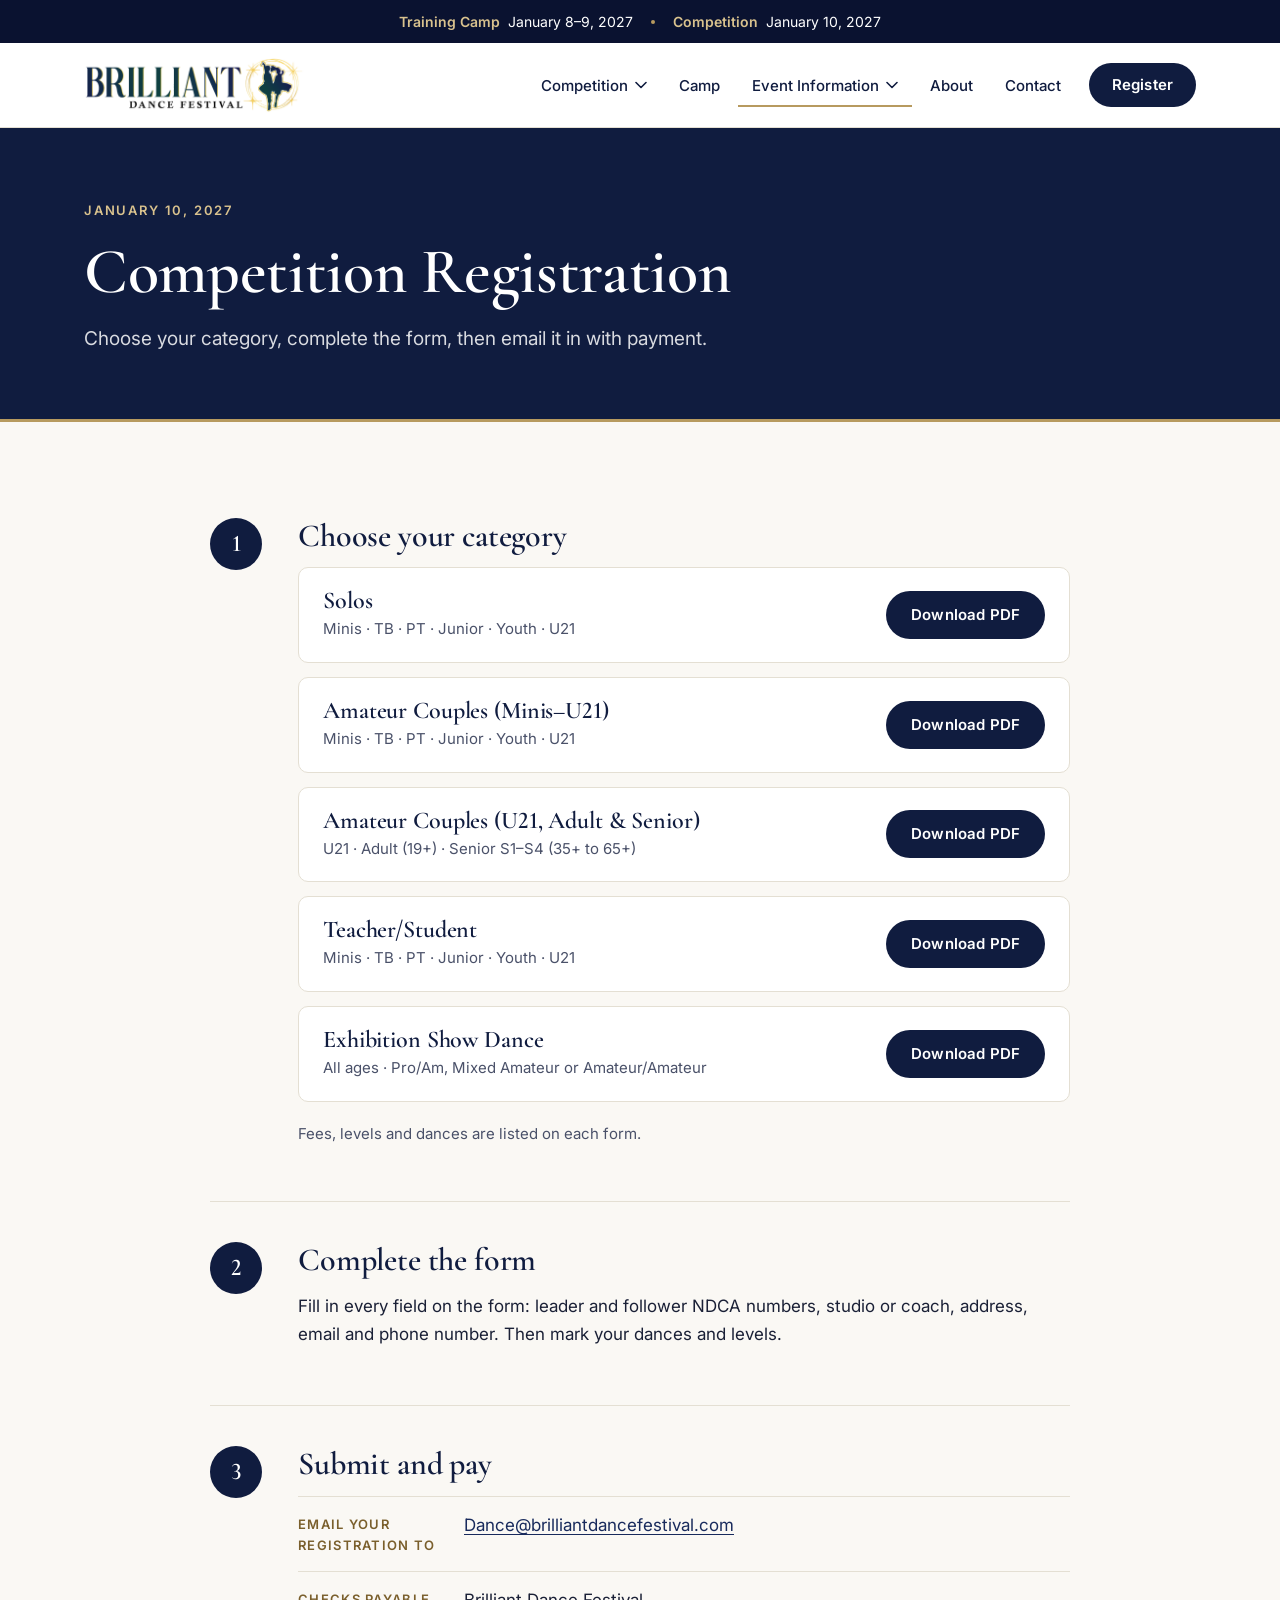
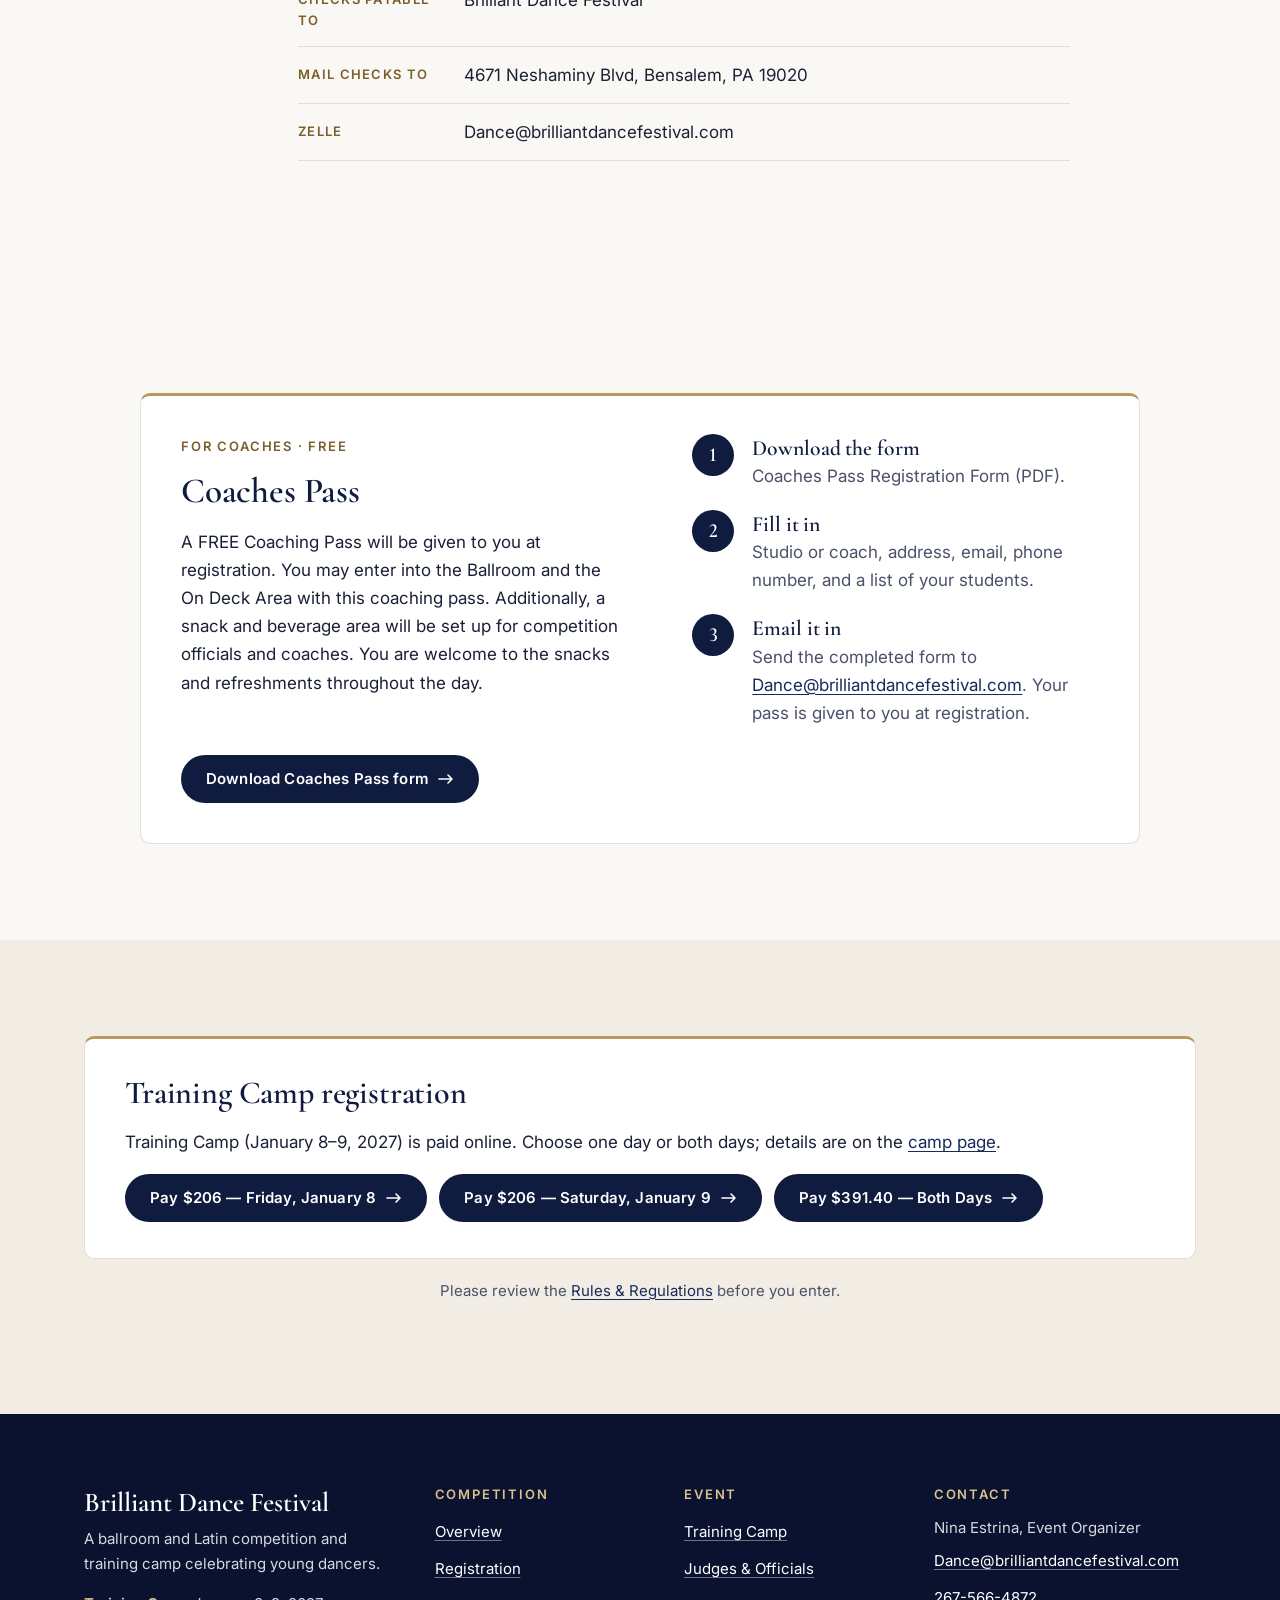
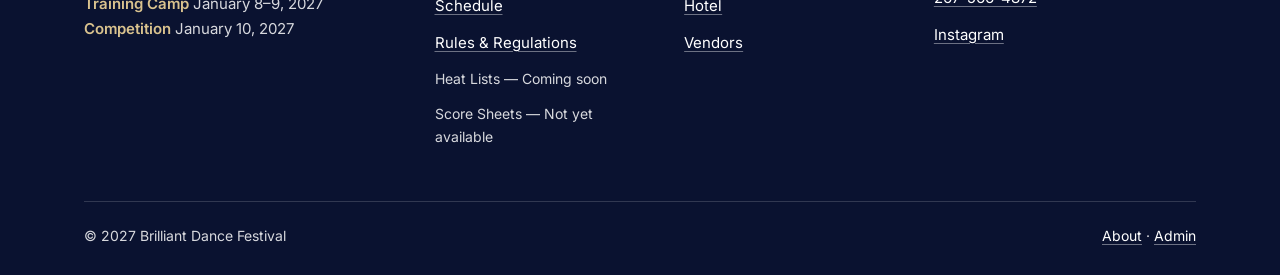
<file: registration.html>
<!DOCTYPE html>
<html lang="en" class="no-js">
<head>
<meta charset="UTF-8">
<meta name="viewport" content="width=device-width, initial-scale=1">
<title>Registration | Brilliant Dance Festival 2027</title>
<meta name="description" content="Register for Brilliant Dance Festival January 10, 2027: choose your category, complete the form, and follow the submission and payment instructions.">
<meta name="theme-color" content="#101c3f">
<meta property="og:type" content="website">
<meta property="og:site_name" content="Brilliant Dance Festival">
<meta property="og:title" content="Registration | Brilliant Dance Festival 2027">
<meta property="og:description" content="Register for Brilliant Dance Festival January 10, 2027: choose your category, complete the form, and follow the submission and payment instructions.">
<meta name="twitter:card" content="summary">
<meta name="twitter:title" content="Registration | Brilliant Dance Festival 2027">
<meta name="twitter:description" content="Register for Brilliant Dance Festival January 10, 2027: choose your category, complete the form, and follow the submission and payment instructions.">
<link rel="icon" href="favicon.ico" sizes="any">
<link rel="icon" type="image/png" sizes="48x48" href="assets/icons/icon-48.png">
<link rel="icon" type="image/png" sizes="192x192" href="assets/icons/icon-192.png">
<link rel="apple-touch-icon" href="assets/icons/apple-touch-icon.png">
<link rel="preconnect" href="https://fonts.googleapis.com">
<link rel="preconnect" href="https://fonts.gstatic.com" crossorigin>
<link rel="stylesheet" href="https://fonts.googleapis.com/css2?family=Cormorant+Garamond:wght@500;600;700&family=Inter:wght@400;500;600;700&display=swap">
<link rel="stylesheet" href="css/style.css">
<script>document.documentElement.className='js';setTimeout(function(){if(!document.documentElement.classList.contains('js-ready'))document.documentElement.classList.add('js-failed')},2500);</script>
</head>
<body>
<a class="skip-link" href="#main">Skip to main content</a>

<div class="announce">
  <div class="container">
    <p><span><strong>Training Camp</strong> January 8–9, 2027</span><span class="dot" aria-hidden="true"></span><span><strong>Competition</strong> January 10, 2027</span></p>
  </div>
</div>
<header class="site-header">
  <div class="container nav-wrap">
    <a class="brand" href="index.html" aria-label="Brilliant Dance Festival — home">
      <img src="assets/logo.png" alt="Brilliant Dance Festival" width="900" height="229">
    </a>
    <button type="button" class="nav-toggle" aria-expanded="false" aria-controls="site-nav"><span class="bars" aria-hidden="true"></span><span class="sr-only">Menu</span></button>
    <nav id="site-nav" class="main-nav" aria-label="Primary">
      <ul>
          <li class="has-menu"><button type="button" class="menu-btn" aria-expanded="false" aria-controls="menu-0">Competition<svg class="chev" viewBox="0 0 12 8" width="12" height="8" aria-hidden="true"><path d="M1 1.5l5 5 5-5" fill="none" stroke="currentColor" stroke-width="1.6" stroke-linecap="round" stroke-linejoin="round"/></svg></button><ul class="submenu" id="menu-0"><li><a href="competition.html">Competition Overview</a></li><li><a href="schedule.html">Schedule</a></li><li><a href="prizes.html">Prizes</a></li><li><a href="judges.html">Judges &amp; Officials</a></li><li><a href="partner-search.html">Partner Search</a></li><li><a href="rules-regulations.html">Rules &amp; Regulations</a></li><li class="submenu-status"><span><strong>Heat Lists</strong> &mdash; Coming soon</span></li><li class="submenu-status"><span><strong>Score Sheets</strong> &mdash; Not yet available</span></li></ul></li>
          <li><a class="nav-link" href="camp.html">Camp</a></li>
          <li class="has-menu is-current"><button type="button" class="menu-btn" aria-expanded="false" aria-controls="menu-2">Event Information<svg class="chev" viewBox="0 0 12 8" width="12" height="8" aria-hidden="true"><path d="M1 1.5l5 5 5-5" fill="none" stroke="currentColor" stroke-width="1.6" stroke-linecap="round" stroke-linejoin="round"/></svg></button><ul class="submenu" id="menu-2"><li><a href="registration.html" aria-current="page">Registration</a></li><li><a href="hotel.html">Hotel</a></li><li><a href="vendors.html">Vendors</a></li></ul></li>
          <li><a class="nav-link" href="about.html">About</a></li>
          <li><a class="nav-link" href="contact.html">Contact</a></li>
          <li class="nav-cta"><a class="btn btn-primary" href="registration.html">Register</a></li>
      </ul>
    </nav>
  </div>
</header>
<main id="main">

<section class="page-hero">
  <div class="container narrow-left">
    <p class="eyebrow">January 10, 2027</p>
    <h1>Competition Registration</h1>
    <p class="lede">Choose your category, complete the form, then email it in with payment.</p>
    
  </div>
</section>
<section class="section "><div class="container">
<ol class="reg-steps">
  <li class="reveal"><div class="step-n" aria-hidden="true">1</div><div><h2>Choose your category</h2><ul class="form-cards"><li class="form-card reveal">
      <div><h3>Solos</h3><p>Minis · TB · PT · Junior · Youth · U21</p></div>
      <a class="btn btn-primary" href="assets/forms/solos.pdf" target="_blank" rel="noopener" download>Download PDF<span class="sr-only"> for Solos</span></a>
    </li><li class="form-card reveal">
      <div><h3>Amateur Couples (Minis–U21)</h3><p>Minis · TB · PT · Junior · Youth · U21</p></div>
      <a class="btn btn-primary" href="assets/forms/amateur-couples.pdf" target="_blank" rel="noopener" download>Download PDF<span class="sr-only"> for Amateur Couples (Minis–U21)</span></a>
    </li><li class="form-card reveal">
      <div><h3>Amateur Couples (U21, Adult &amp; Senior)</h3><p>U21 · Adult (19+) · Senior S1–S4 (35+ to 65+)</p></div>
      <a class="btn btn-primary" href="assets/forms/amateur-couples-u21-adult-senior.pdf" target="_blank" rel="noopener" download>Download PDF<span class="sr-only"> for Amateur Couples (U21, Adult &amp; Senior)</span></a>
    </li><li class="form-card reveal">
      <div><h3>Teacher/Student</h3><p>Minis · TB · PT · Junior · Youth · U21</p></div>
      <a class="btn btn-primary" href="assets/forms/teacher-student.pdf" target="_blank" rel="noopener" download>Download PDF<span class="sr-only"> for Teacher/Student</span></a>
    </li><li class="form-card reveal">
      <div><h3>Exhibition Show Dance</h3><p>All ages · Pro/Am, Mixed Amateur or Amateur/Amateur</p></div>
      <a class="btn btn-primary" href="assets/forms/show-dance.pdf" target="_blank" rel="noopener" download>Download PDF<span class="sr-only"> for Exhibition Show Dance</span></a>
    </li></ul><p class="small-note">Fees, levels and dances are listed on each form.</p></div></li>
  <li class="reveal"><div class="step-n" aria-hidden="true">2</div><div><h2>Complete the form</h2><p>Fill in every field on the form: leader and follower NDCA numbers, studio or coach, address, email and phone number. Then mark your dances and levels.</p></div></li>
  <li class="reveal"><div class="step-n" aria-hidden="true">3</div><div><h2>Submit and pay</h2><dl class="facts"><div><dt>Email your registration to</dt><dd><a href="mailto:Dance@brilliantdancefestival.com">Dance@brilliantdancefestival.com</a></dd></div><div><dt>Checks payable to</dt><dd>Brilliant Dance Festival</dd></div><div><dt>Mail checks to</dt><dd>4671 Neshaminy Blvd, Bensalem, PA 19020</dd></div><div><dt>Zelle</dt><dd>Dance@brilliantdancefestival.com</dd></div></dl></div></li>
</ol></div></section><section class="section " aria-labelledby="coach-pass-title"><div class="container">
<div class="coach-pass reveal">
  <div>
    <p class="eyebrow">For coaches &middot; Free</p>
    <h2 id="coach-pass-title">Coaches Pass</h2>
    <p>A FREE Coaching Pass will be given to you at registration. You may enter into the Ballroom and the On Deck Area with this coaching pass. Additionally, a snack and beverage area will be set up for competition officials and coaches. You are welcome to the snacks and refreshments throughout the day.</p>
  </div>
  <ol class="steps">
    <li><h3>Download the form</h3><p>Coaches Pass Registration Form (PDF).</p></li>
    <li><h3>Fill it in</h3><p>Studio or coach, address, email, phone number, and a list of your students.</p></li>
    <li><h3>Email it in</h3><p>Send the completed form to <a href="mailto:Dance@brilliantdancefestival.com">Dance@brilliantdancefestival.com</a>. Your pass is given to you at registration.</p></li>
  </ol>
  <div class="actions"><a class="btn btn-primary" href="assets/forms/coaching-pass.pdf" target="_blank" rel="noopener" download>Download Coaches Pass form<svg class="arrow" viewBox="0 0 16 10" width="16" height="10" aria-hidden="true"><path d="M1 5h13M10 1l4 4-4 4" fill="none" stroke="currentColor" stroke-width="1.6" stroke-linecap="round" stroke-linejoin="round"/></svg></a></div>
</div></div></section><section class="section alt"><div class="container">
<div class="notice left reveal"><h2 class="h3-display">Training Camp registration</h2>
<p>Training Camp (January 8–9, 2027) is paid online. Choose one day or both days; details are on the <a href="camp.html">camp page</a>.</p><ul class="pay-list"><li><a class="btn btn-primary" href="https://brilliantdancesport.squarespace.com/pay-link/6ca837c3-55fa-4d93-8c77-43d7a733e6cc" target="_blank" rel="noopener">Pay $206 — Friday, January 8<svg class="arrow" viewBox="0 0 16 10" width="16" height="10" aria-hidden="true"><path d="M1 5h13M10 1l4 4-4 4" fill="none" stroke="currentColor" stroke-width="1.6" stroke-linecap="round" stroke-linejoin="round"/></svg></a></li><li><a class="btn btn-primary" href="https://brilliantdancesport.squarespace.com/pay-link/43d53a5a-9a03-4954-b915-4d560f70c7cb" target="_blank" rel="noopener">Pay $206 — Saturday, January 9<svg class="arrow" viewBox="0 0 16 10" width="16" height="10" aria-hidden="true"><path d="M1 5h13M10 1l4 4-4 4" fill="none" stroke="currentColor" stroke-width="1.6" stroke-linecap="round" stroke-linejoin="round"/></svg></a></li><li><a class="btn btn-primary" href="https://brilliantdancesport.squarespace.com/pay-link/111a74a9-663f-4c4a-a4b2-f5db42324a13" target="_blank" rel="noopener">Pay $391.40 — Both Days<svg class="arrow" viewBox="0 0 16 10" width="16" height="10" aria-hidden="true"><path d="M1 5h13M10 1l4 4-4 4" fill="none" stroke="currentColor" stroke-width="1.6" stroke-linecap="round" stroke-linejoin="round"/></svg></a></li></ul></div><p class="small-note center">Please review the <a href="rules-regulations.html">Rules &amp; Regulations</a> before you enter.</p></div></section>
</main>
<footer class="site-footer">
  <div class="container">
    <div class="footer-grid">
      <div class="footer-brand">
        <p class="footer-name">Brilliant Dance Festival</p>
        <p>A ballroom and Latin competition and training camp celebrating young dancers.</p>
        <p class="footer-dates"><strong>Training Camp</strong> January 8–9, 2027<br><strong>Competition</strong> January 10, 2027</p>
      </div>
      <nav aria-label="Competition">
        <h2>Competition</h2>
        <ul>
          <li><a href="competition.html">Overview</a></li>
          <li><a href="registration.html">Registration</a></li>
          <li><a href="schedule.html">Schedule</a></li>
          <li><a href="rules-regulations.html">Rules &amp; Regulations</a></li>
          <li class="footer-status"><span>Heat Lists &mdash; Coming soon</span></li><li class="footer-status"><span>Score Sheets &mdash; Not yet available</span></li>
        </ul>
      </nav>
      <nav aria-label="Event information">
        <h2>Event</h2>
        <ul>
          <li><a href="camp.html">Training Camp</a></li>
          <li><a href="judges.html">Judges &amp; Officials</a></li>
          <li><a href="hotel.html">Hotel</a></li>
          <li><a href="vendors.html">Vendors</a></li>
        </ul>
      </nav>
      <div>
        <h2>Contact</h2>
        <ul>
          <li>Nina Estrina, Event Organizer</li>
          <li><a href="mailto:Dance@brilliantdancefestival.com">Dance@brilliantdancefestival.com</a></li>
          <li><a href="tel:2675664872">267-566-4872</a></li>
          <li><a href="https://www.instagram.com/brilliant.dance.festival" target="_blank" rel="noopener">Instagram<span class="sr-only"> (opens in a new tab)</span></a></li>
        </ul>
      </div>
    </div>
    <div class="bottom-bar">
      <span>&copy; 2027 Brilliant Dance Festival</span>
      <span><a href="about.html">About</a> &middot; <a href="/admin">Admin</a></span>
    </div>
  </div>
</footer>
<script src="js/main.js" defer></script>
</body>
</html>
</file>
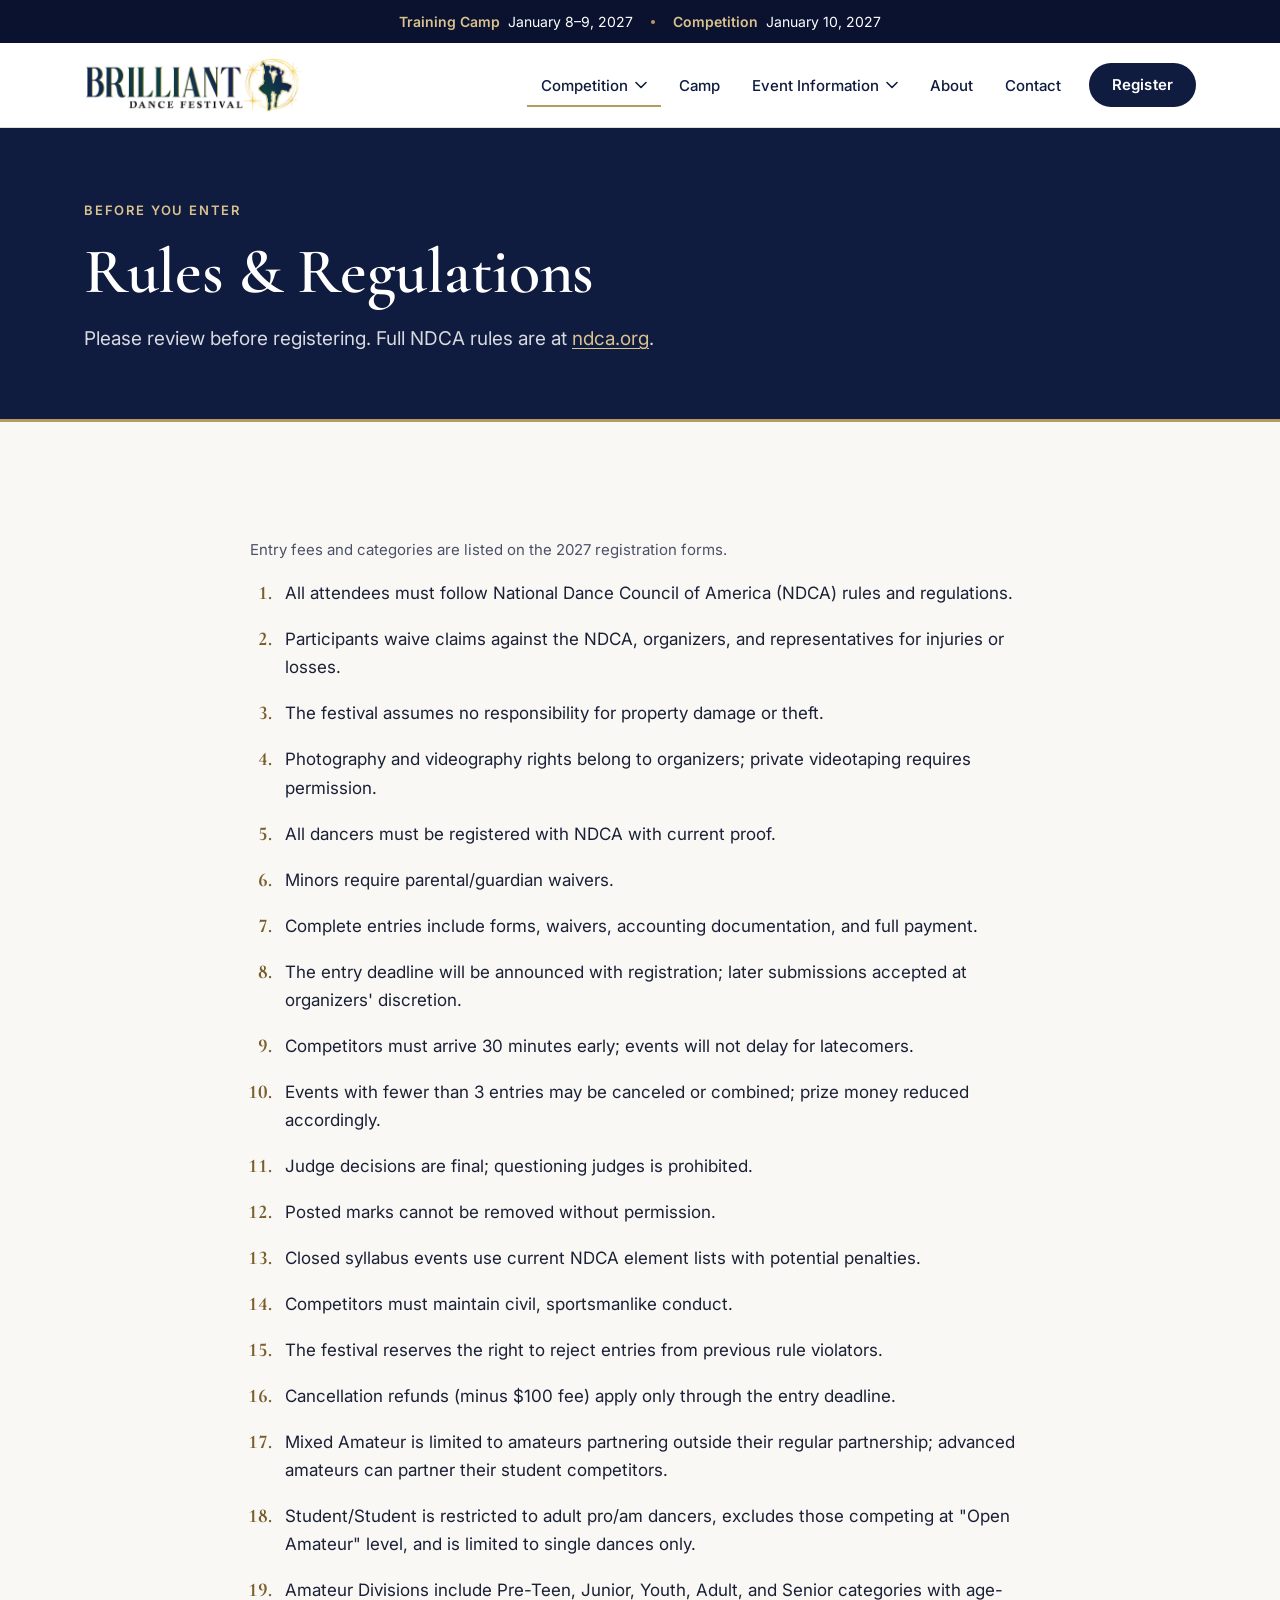
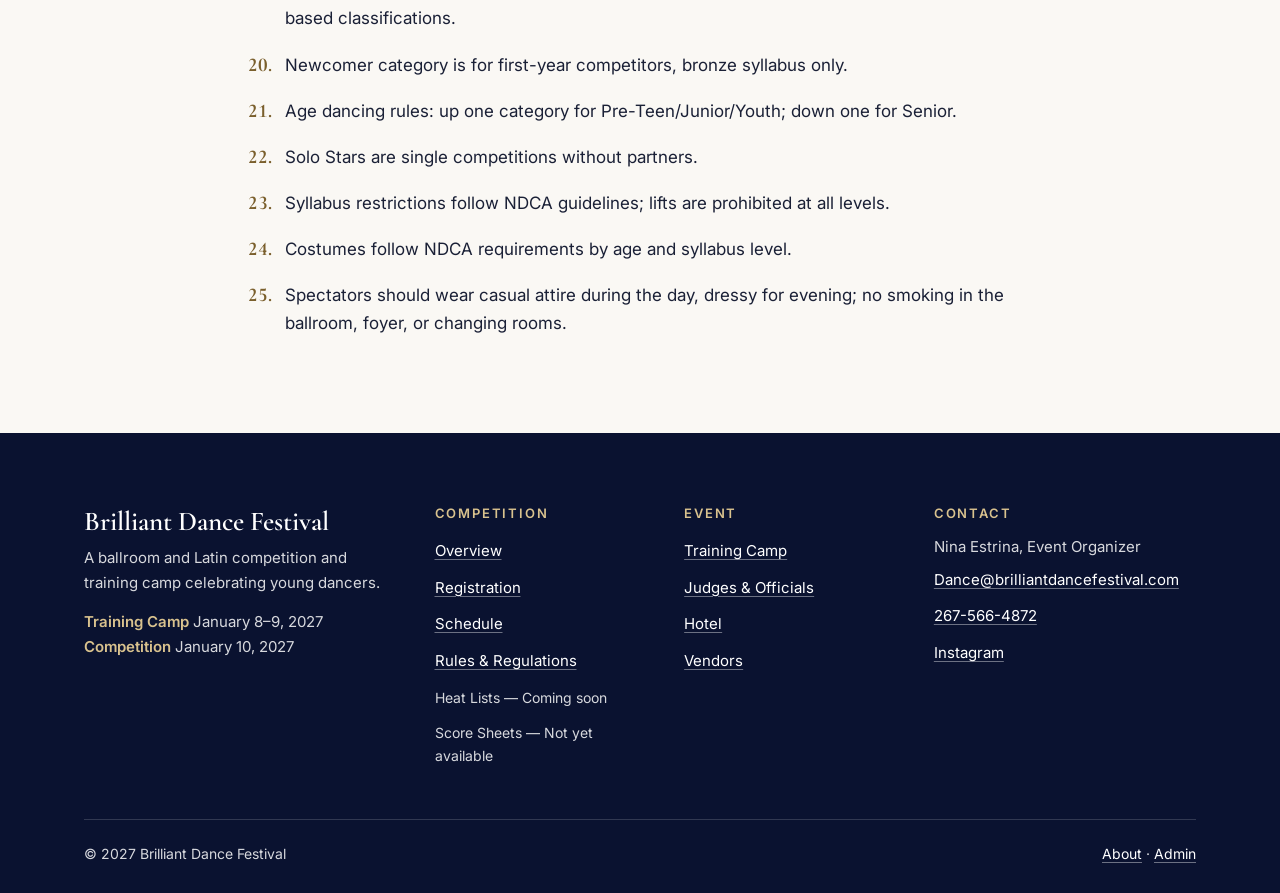
<file: rules-regulations.html>
<!DOCTYPE html>
<html lang="en" class="no-js">
<head>
<meta charset="UTF-8">
<meta name="viewport" content="width=device-width, initial-scale=1">
<title>Rules &amp; Regulations | Brilliant Dance Festival 2027</title>
<meta name="description" content="Rules and regulations for Brilliant Dance Festival 2027.">
<meta name="theme-color" content="#101c3f">
<meta property="og:type" content="website">
<meta property="og:site_name" content="Brilliant Dance Festival">
<meta property="og:title" content="Rules &amp; Regulations | Brilliant Dance Festival 2027">
<meta property="og:description" content="Rules and regulations for Brilliant Dance Festival 2027.">
<meta name="twitter:card" content="summary">
<meta name="twitter:title" content="Rules &amp; Regulations | Brilliant Dance Festival 2027">
<meta name="twitter:description" content="Rules and regulations for Brilliant Dance Festival 2027.">
<link rel="icon" href="favicon.ico" sizes="any">
<link rel="icon" type="image/png" sizes="48x48" href="assets/icons/icon-48.png">
<link rel="icon" type="image/png" sizes="192x192" href="assets/icons/icon-192.png">
<link rel="apple-touch-icon" href="assets/icons/apple-touch-icon.png">
<link rel="preconnect" href="https://fonts.googleapis.com">
<link rel="preconnect" href="https://fonts.gstatic.com" crossorigin>
<link rel="stylesheet" href="https://fonts.googleapis.com/css2?family=Cormorant+Garamond:wght@500;600;700&family=Inter:wght@400;500;600;700&display=swap">
<link rel="stylesheet" href="css/style.css">
<script>document.documentElement.className='js';setTimeout(function(){if(!document.documentElement.classList.contains('js-ready'))document.documentElement.classList.add('js-failed')},2500);</script>
</head>
<body>
<a class="skip-link" href="#main">Skip to main content</a>

<div class="announce">
  <div class="container">
    <p><span><strong>Training Camp</strong> January 8–9, 2027</span><span class="dot" aria-hidden="true"></span><span><strong>Competition</strong> January 10, 2027</span></p>
  </div>
</div>
<header class="site-header">
  <div class="container nav-wrap">
    <a class="brand" href="index.html" aria-label="Brilliant Dance Festival — home">
      <img src="assets/logo.png" alt="Brilliant Dance Festival" width="900" height="229">
    </a>
    <button type="button" class="nav-toggle" aria-expanded="false" aria-controls="site-nav"><span class="bars" aria-hidden="true"></span><span class="sr-only">Menu</span></button>
    <nav id="site-nav" class="main-nav" aria-label="Primary">
      <ul>
          <li class="has-menu is-current"><button type="button" class="menu-btn" aria-expanded="false" aria-controls="menu-0">Competition<svg class="chev" viewBox="0 0 12 8" width="12" height="8" aria-hidden="true"><path d="M1 1.5l5 5 5-5" fill="none" stroke="currentColor" stroke-width="1.6" stroke-linecap="round" stroke-linejoin="round"/></svg></button><ul class="submenu" id="menu-0"><li><a href="competition.html">Competition Overview</a></li><li><a href="schedule.html">Schedule</a></li><li><a href="prizes.html">Prizes</a></li><li><a href="judges.html">Judges &amp; Officials</a></li><li><a href="partner-search.html">Partner Search</a></li><li><a href="rules-regulations.html" aria-current="page">Rules &amp; Regulations</a></li><li class="submenu-status"><span><strong>Heat Lists</strong> &mdash; Coming soon</span></li><li class="submenu-status"><span><strong>Score Sheets</strong> &mdash; Not yet available</span></li></ul></li>
          <li><a class="nav-link" href="camp.html">Camp</a></li>
          <li class="has-menu"><button type="button" class="menu-btn" aria-expanded="false" aria-controls="menu-2">Event Information<svg class="chev" viewBox="0 0 12 8" width="12" height="8" aria-hidden="true"><path d="M1 1.5l5 5 5-5" fill="none" stroke="currentColor" stroke-width="1.6" stroke-linecap="round" stroke-linejoin="round"/></svg></button><ul class="submenu" id="menu-2"><li><a href="registration.html">Registration</a></li><li><a href="hotel.html">Hotel</a></li><li><a href="vendors.html">Vendors</a></li></ul></li>
          <li><a class="nav-link" href="about.html">About</a></li>
          <li><a class="nav-link" href="contact.html">Contact</a></li>
          <li class="nav-cta"><a class="btn btn-primary" href="registration.html">Register</a></li>
      </ul>
    </nav>
  </div>
</header>
<main id="main">

<section class="page-hero">
  <div class="container narrow-left">
    <p class="eyebrow">Before you enter</p>
    <h1>Rules &amp; Regulations</h1>
    <p class="lede">Please review before registering. Full NDCA rules are at <a href="http://www.ndca.org" target="_blank" rel="noopener">ndca.org</a>.</p>
    
  </div>
</section>
<section class="section "><div class="container">
<div class="rules-wrap">
  <p class="small-note">Entry fees and categories are listed on the 2027 registration forms.</p>
  <ol class="rules-list"><li>All attendees must follow National Dance Council of America (NDCA) rules and regulations.</li><li>Participants waive claims against the NDCA, organizers, and representatives for injuries or losses.</li><li>The festival assumes no responsibility for property damage or theft.</li><li>Photography and videography rights belong to organizers; private videotaping requires permission.</li><li>All dancers must be registered with NDCA with current proof.</li><li>Minors require parental/guardian waivers.</li><li>Complete entries include forms, waivers, accounting documentation, and full payment.</li><li>The entry deadline will be announced with registration; later submissions accepted at organizers&#x27; discretion.</li><li>Competitors must arrive 30 minutes early; events will not delay for latecomers.</li><li>Events with fewer than 3 entries may be canceled or combined; prize money reduced accordingly.</li><li>Judge decisions are final; questioning judges is prohibited.</li><li>Posted marks cannot be removed without permission.</li><li>Closed syllabus events use current NDCA element lists with potential penalties.</li><li>Competitors must maintain civil, sportsmanlike conduct.</li><li>The festival reserves the right to reject entries from previous rule violators.</li><li>Cancellation refunds (minus $100 fee) apply only through the entry deadline.</li><li>Mixed Amateur is limited to amateurs partnering outside their regular partnership; advanced amateurs can partner their student competitors.</li><li>Student/Student is restricted to adult pro/am dancers, excludes those competing at &quot;Open Amateur&quot; level, and is limited to single dances only.</li><li>Amateur Divisions include Pre-Teen, Junior, Youth, Adult, and Senior categories with age-based classifications.</li><li>Newcomer category is for first-year competitors, bronze syllabus only.</li><li>Age dancing rules: up one category for Pre-Teen/Junior/Youth; down one for Senior.</li><li>Solo Stars are single competitions without partners.</li><li>Syllabus restrictions follow NDCA guidelines; lifts are prohibited at all levels.</li><li>Costumes follow NDCA requirements by age and syllabus level.</li><li>Spectators should wear casual attire during the day, dressy for evening; no smoking in the ballroom, foyer, or changing rooms.</li></ol>
</div></div></section>
</main>
<footer class="site-footer">
  <div class="container">
    <div class="footer-grid">
      <div class="footer-brand">
        <p class="footer-name">Brilliant Dance Festival</p>
        <p>A ballroom and Latin competition and training camp celebrating young dancers.</p>
        <p class="footer-dates"><strong>Training Camp</strong> January 8–9, 2027<br><strong>Competition</strong> January 10, 2027</p>
      </div>
      <nav aria-label="Competition">
        <h2>Competition</h2>
        <ul>
          <li><a href="competition.html">Overview</a></li>
          <li><a href="registration.html">Registration</a></li>
          <li><a href="schedule.html">Schedule</a></li>
          <li><a href="rules-regulations.html">Rules &amp; Regulations</a></li>
          <li class="footer-status"><span>Heat Lists &mdash; Coming soon</span></li><li class="footer-status"><span>Score Sheets &mdash; Not yet available</span></li>
        </ul>
      </nav>
      <nav aria-label="Event information">
        <h2>Event</h2>
        <ul>
          <li><a href="camp.html">Training Camp</a></li>
          <li><a href="judges.html">Judges &amp; Officials</a></li>
          <li><a href="hotel.html">Hotel</a></li>
          <li><a href="vendors.html">Vendors</a></li>
        </ul>
      </nav>
      <div>
        <h2>Contact</h2>
        <ul>
          <li>Nina Estrina, Event Organizer</li>
          <li><a href="mailto:Dance@brilliantdancefestival.com">Dance@brilliantdancefestival.com</a></li>
          <li><a href="tel:2675664872">267-566-4872</a></li>
          <li><a href="https://www.instagram.com/brilliant.dance.festival" target="_blank" rel="noopener">Instagram<span class="sr-only"> (opens in a new tab)</span></a></li>
        </ul>
      </div>
    </div>
    <div class="bottom-bar">
      <span>&copy; 2027 Brilliant Dance Festival</span>
      <span><a href="about.html">About</a> &middot; <a href="/admin">Admin</a></span>
    </div>
  </div>
</footer>
<script src="js/main.js" defer></script>
</body>
</html>
</file>
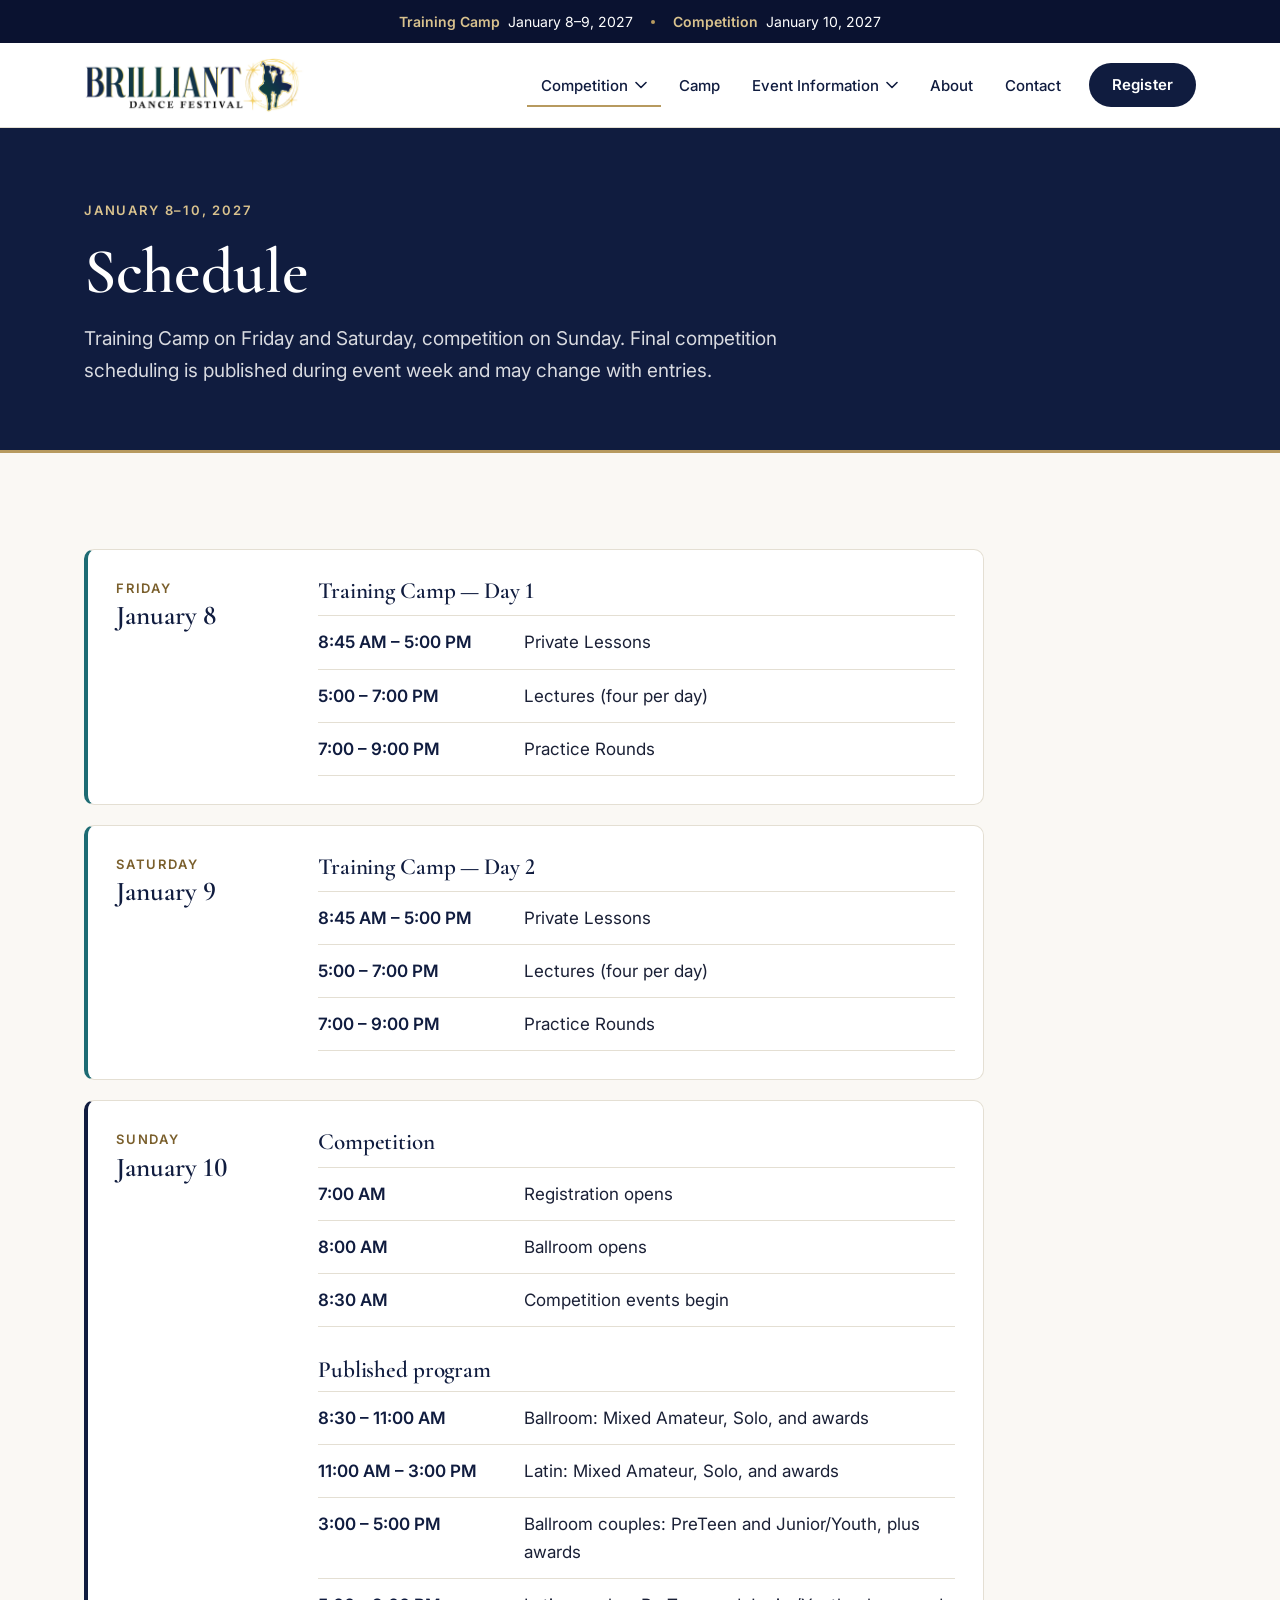
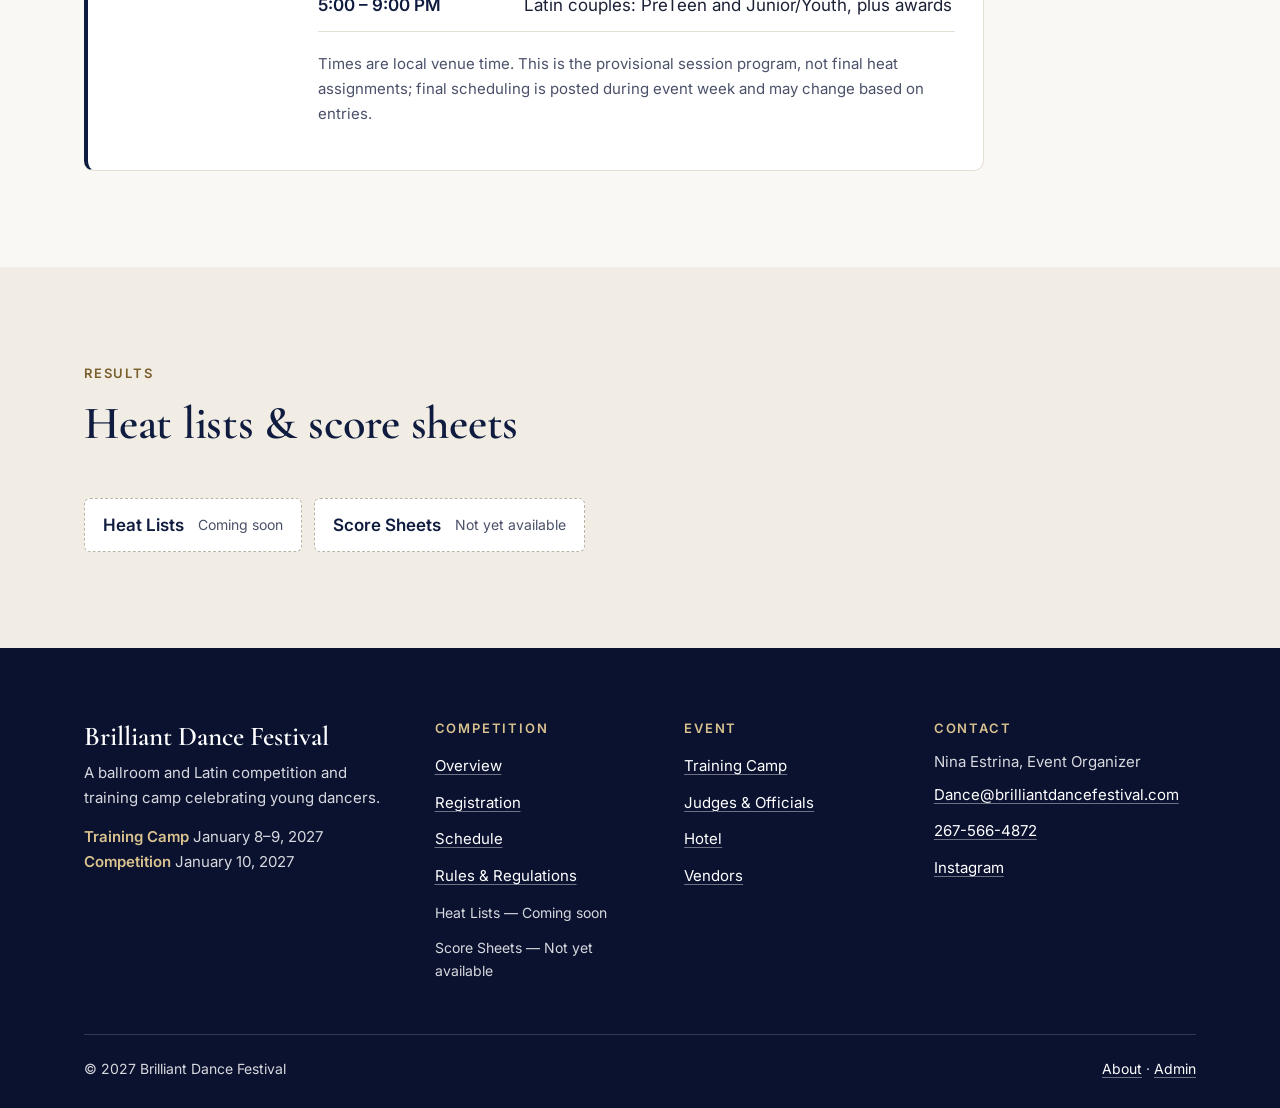
<file: schedule.html>
<!DOCTYPE html>
<html lang="en" class="no-js">
<head>
<meta charset="UTF-8">
<meta name="viewport" content="width=device-width, initial-scale=1">
<title>Schedule | Brilliant Dance Festival 2027</title>
<meta name="description" content="Schedule for Brilliant Dance Festival 2027: Training Camp January 8–9, 2027 and competition January 10, 2027.">
<meta name="theme-color" content="#101c3f">
<meta property="og:type" content="website">
<meta property="og:site_name" content="Brilliant Dance Festival">
<meta property="og:title" content="Schedule | Brilliant Dance Festival 2027">
<meta property="og:description" content="Schedule for Brilliant Dance Festival 2027: Training Camp January 8–9, 2027 and competition January 10, 2027.">
<meta name="twitter:card" content="summary">
<meta name="twitter:title" content="Schedule | Brilliant Dance Festival 2027">
<meta name="twitter:description" content="Schedule for Brilliant Dance Festival 2027: Training Camp January 8–9, 2027 and competition January 10, 2027.">
<link rel="icon" href="favicon.ico" sizes="any">
<link rel="icon" type="image/png" sizes="48x48" href="assets/icons/icon-48.png">
<link rel="icon" type="image/png" sizes="192x192" href="assets/icons/icon-192.png">
<link rel="apple-touch-icon" href="assets/icons/apple-touch-icon.png">
<link rel="preconnect" href="https://fonts.googleapis.com">
<link rel="preconnect" href="https://fonts.gstatic.com" crossorigin>
<link rel="stylesheet" href="https://fonts.googleapis.com/css2?family=Cormorant+Garamond:wght@500;600;700&family=Inter:wght@400;500;600;700&display=swap">
<link rel="stylesheet" href="css/style.css">
<script>document.documentElement.className='js';setTimeout(function(){if(!document.documentElement.classList.contains('js-ready'))document.documentElement.classList.add('js-failed')},2500);</script>
</head>
<body>
<a class="skip-link" href="#main">Skip to main content</a>

<div class="announce">
  <div class="container">
    <p><span><strong>Training Camp</strong> January 8–9, 2027</span><span class="dot" aria-hidden="true"></span><span><strong>Competition</strong> January 10, 2027</span></p>
  </div>
</div>
<header class="site-header">
  <div class="container nav-wrap">
    <a class="brand" href="index.html" aria-label="Brilliant Dance Festival — home">
      <img src="assets/logo.png" alt="Brilliant Dance Festival" width="900" height="229">
    </a>
    <button type="button" class="nav-toggle" aria-expanded="false" aria-controls="site-nav"><span class="bars" aria-hidden="true"></span><span class="sr-only">Menu</span></button>
    <nav id="site-nav" class="main-nav" aria-label="Primary">
      <ul>
          <li class="has-menu is-current"><button type="button" class="menu-btn" aria-expanded="false" aria-controls="menu-0">Competition<svg class="chev" viewBox="0 0 12 8" width="12" height="8" aria-hidden="true"><path d="M1 1.5l5 5 5-5" fill="none" stroke="currentColor" stroke-width="1.6" stroke-linecap="round" stroke-linejoin="round"/></svg></button><ul class="submenu" id="menu-0"><li><a href="competition.html">Competition Overview</a></li><li><a href="schedule.html" aria-current="page">Schedule</a></li><li><a href="prizes.html">Prizes</a></li><li><a href="judges.html">Judges &amp; Officials</a></li><li><a href="partner-search.html">Partner Search</a></li><li><a href="rules-regulations.html">Rules &amp; Regulations</a></li><li class="submenu-status"><span><strong>Heat Lists</strong> &mdash; Coming soon</span></li><li class="submenu-status"><span><strong>Score Sheets</strong> &mdash; Not yet available</span></li></ul></li>
          <li><a class="nav-link" href="camp.html">Camp</a></li>
          <li class="has-menu"><button type="button" class="menu-btn" aria-expanded="false" aria-controls="menu-2">Event Information<svg class="chev" viewBox="0 0 12 8" width="12" height="8" aria-hidden="true"><path d="M1 1.5l5 5 5-5" fill="none" stroke="currentColor" stroke-width="1.6" stroke-linecap="round" stroke-linejoin="round"/></svg></button><ul class="submenu" id="menu-2"><li><a href="registration.html">Registration</a></li><li><a href="hotel.html">Hotel</a></li><li><a href="vendors.html">Vendors</a></li></ul></li>
          <li><a class="nav-link" href="about.html">About</a></li>
          <li><a class="nav-link" href="contact.html">Contact</a></li>
          <li class="nav-cta"><a class="btn btn-primary" href="registration.html">Register</a></li>
      </ul>
    </nav>
  </div>
</header>
<main id="main">

<section class="page-hero">
  <div class="container narrow-left">
    <p class="eyebrow">January 8–10, 2027</p>
    <h1>Schedule</h1>
    <p class="lede">Training Camp on Friday and Saturday, competition on Sunday. Final competition scheduling is published during event week and may change with entries.</p>
    
  </div>
</section>
<section class="section "><div class="container">
<div class="timeline">
  <div class="tl-day camp reveal"><div class="tl-date"><span>Friday</span><strong>January 8</strong></div>
    <div class="tl-body"><h2>Training Camp &mdash; Day 1</h2><ul class="program"><li><span class="time">8:45 AM – 5:00 PM</span><span>Private Lessons</span></li><li><span class="time">5:00 – 7:00 PM</span><span>Lectures (four per day)</span></li><li><span class="time">7:00 – 9:00 PM</span><span>Practice Rounds</span></li></ul></div></div>
  <div class="tl-day camp reveal"><div class="tl-date"><span>Saturday</span><strong>January 9</strong></div>
    <div class="tl-body"><h2>Training Camp &mdash; Day 2</h2><ul class="program"><li><span class="time">8:45 AM – 5:00 PM</span><span>Private Lessons</span></li><li><span class="time">5:00 – 7:00 PM</span><span>Lectures (four per day)</span></li><li><span class="time">7:00 – 9:00 PM</span><span>Practice Rounds</span></li></ul></div></div>
  <div class="tl-day comp reveal"><div class="tl-date"><span>Sunday</span><strong>January 10</strong></div>
    <div class="tl-body"><h2>Competition</h2>
      <ul class="program"><li><span class="time">7:00 AM</span><span>Registration opens</span></li><li><span class="time">8:00 AM</span><span>Ballroom opens</span></li><li><span class="time">8:30 AM</span><span>Competition events begin</span></li></ul>
      <h3 class="program-sub">Published program</h3>
      <ul class="program"><li><span class="time">8:30 – 11:00 AM</span><span>Ballroom: Mixed Amateur, Solo, and awards</span></li><li><span class="time">11:00 AM – 3:00 PM</span><span>Latin: Mixed Amateur, Solo, and awards</span></li><li><span class="time">3:00 – 5:00 PM</span><span>Ballroom couples: PreTeen and Junior/Youth, plus awards</span></li><li><span class="time">5:00 – 9:00 PM</span><span>Latin couples: PreTeen and Junior/Youth, plus awards</span></li></ul>
      <p class="small-note">Times are local venue time. This is the provisional session program, not final heat assignments; final scheduling is posted during event week and may change based on entries.</p>
    </div></div>
</div></div></section><section class="section alt" aria-labelledby="results-title"><div class="container"><div class="section-head left reveal"><p class="eyebrow">Results</p><h2 id="results-title">Heat lists &amp; score sheets</h2></div><div class="resource-row reveal"><ul class="resource-list"><li><span class="res-name">Heat Lists</span><span class="res-state">Coming soon</span></li><li><span class="res-name">Score Sheets</span><span class="res-state">Not yet available</span></li></ul></div></div></section>
</main>
<footer class="site-footer">
  <div class="container">
    <div class="footer-grid">
      <div class="footer-brand">
        <p class="footer-name">Brilliant Dance Festival</p>
        <p>A ballroom and Latin competition and training camp celebrating young dancers.</p>
        <p class="footer-dates"><strong>Training Camp</strong> January 8–9, 2027<br><strong>Competition</strong> January 10, 2027</p>
      </div>
      <nav aria-label="Competition">
        <h2>Competition</h2>
        <ul>
          <li><a href="competition.html">Overview</a></li>
          <li><a href="registration.html">Registration</a></li>
          <li><a href="schedule.html">Schedule</a></li>
          <li><a href="rules-regulations.html">Rules &amp; Regulations</a></li>
          <li class="footer-status"><span>Heat Lists &mdash; Coming soon</span></li><li class="footer-status"><span>Score Sheets &mdash; Not yet available</span></li>
        </ul>
      </nav>
      <nav aria-label="Event information">
        <h2>Event</h2>
        <ul>
          <li><a href="camp.html">Training Camp</a></li>
          <li><a href="judges.html">Judges &amp; Officials</a></li>
          <li><a href="hotel.html">Hotel</a></li>
          <li><a href="vendors.html">Vendors</a></li>
        </ul>
      </nav>
      <div>
        <h2>Contact</h2>
        <ul>
          <li>Nina Estrina, Event Organizer</li>
          <li><a href="mailto:Dance@brilliantdancefestival.com">Dance@brilliantdancefestival.com</a></li>
          <li><a href="tel:2675664872">267-566-4872</a></li>
          <li><a href="https://www.instagram.com/brilliant.dance.festival" target="_blank" rel="noopener">Instagram<span class="sr-only"> (opens in a new tab)</span></a></li>
        </ul>
      </div>
    </div>
    <div class="bottom-bar">
      <span>&copy; 2027 Brilliant Dance Festival</span>
      <span><a href="about.html">About</a> &middot; <a href="/admin">Admin</a></span>
    </div>
  </div>
</footer>
<script src="js/main.js" defer></script>
</body>
</html>
</file>
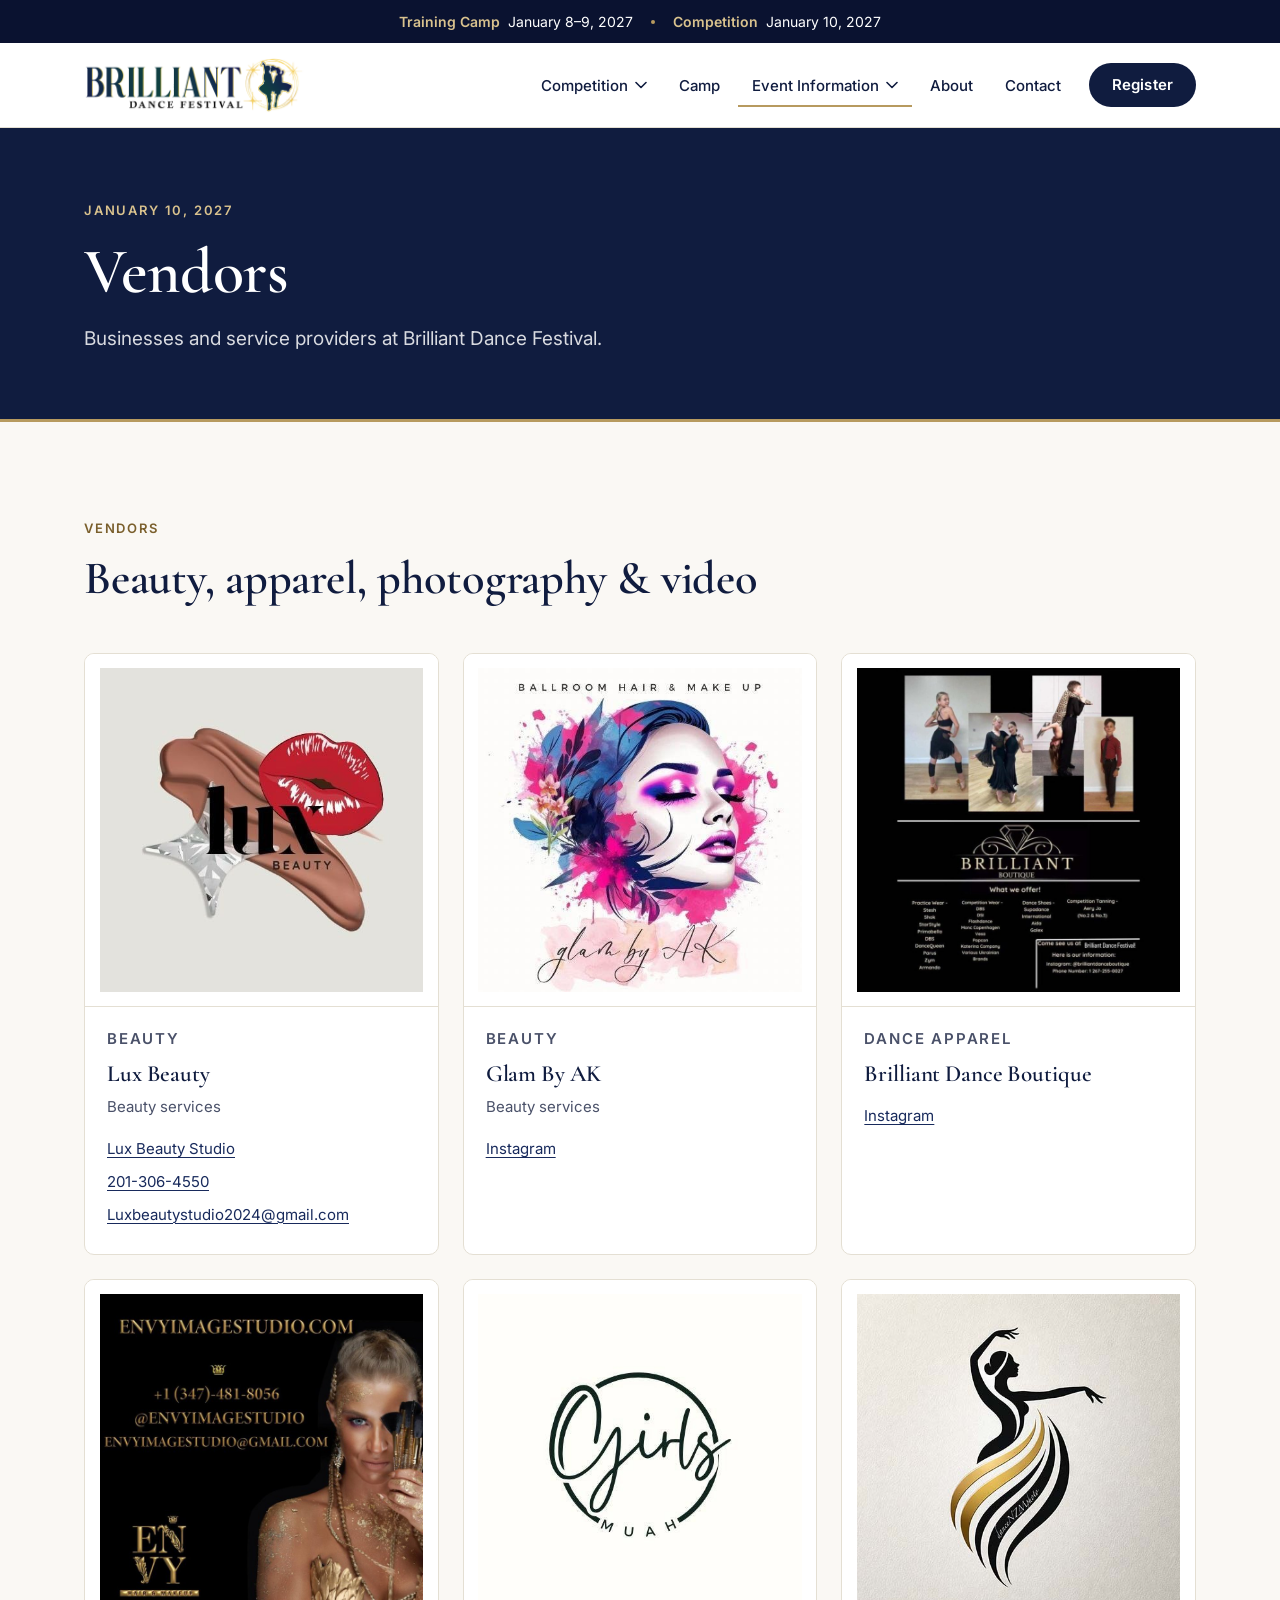
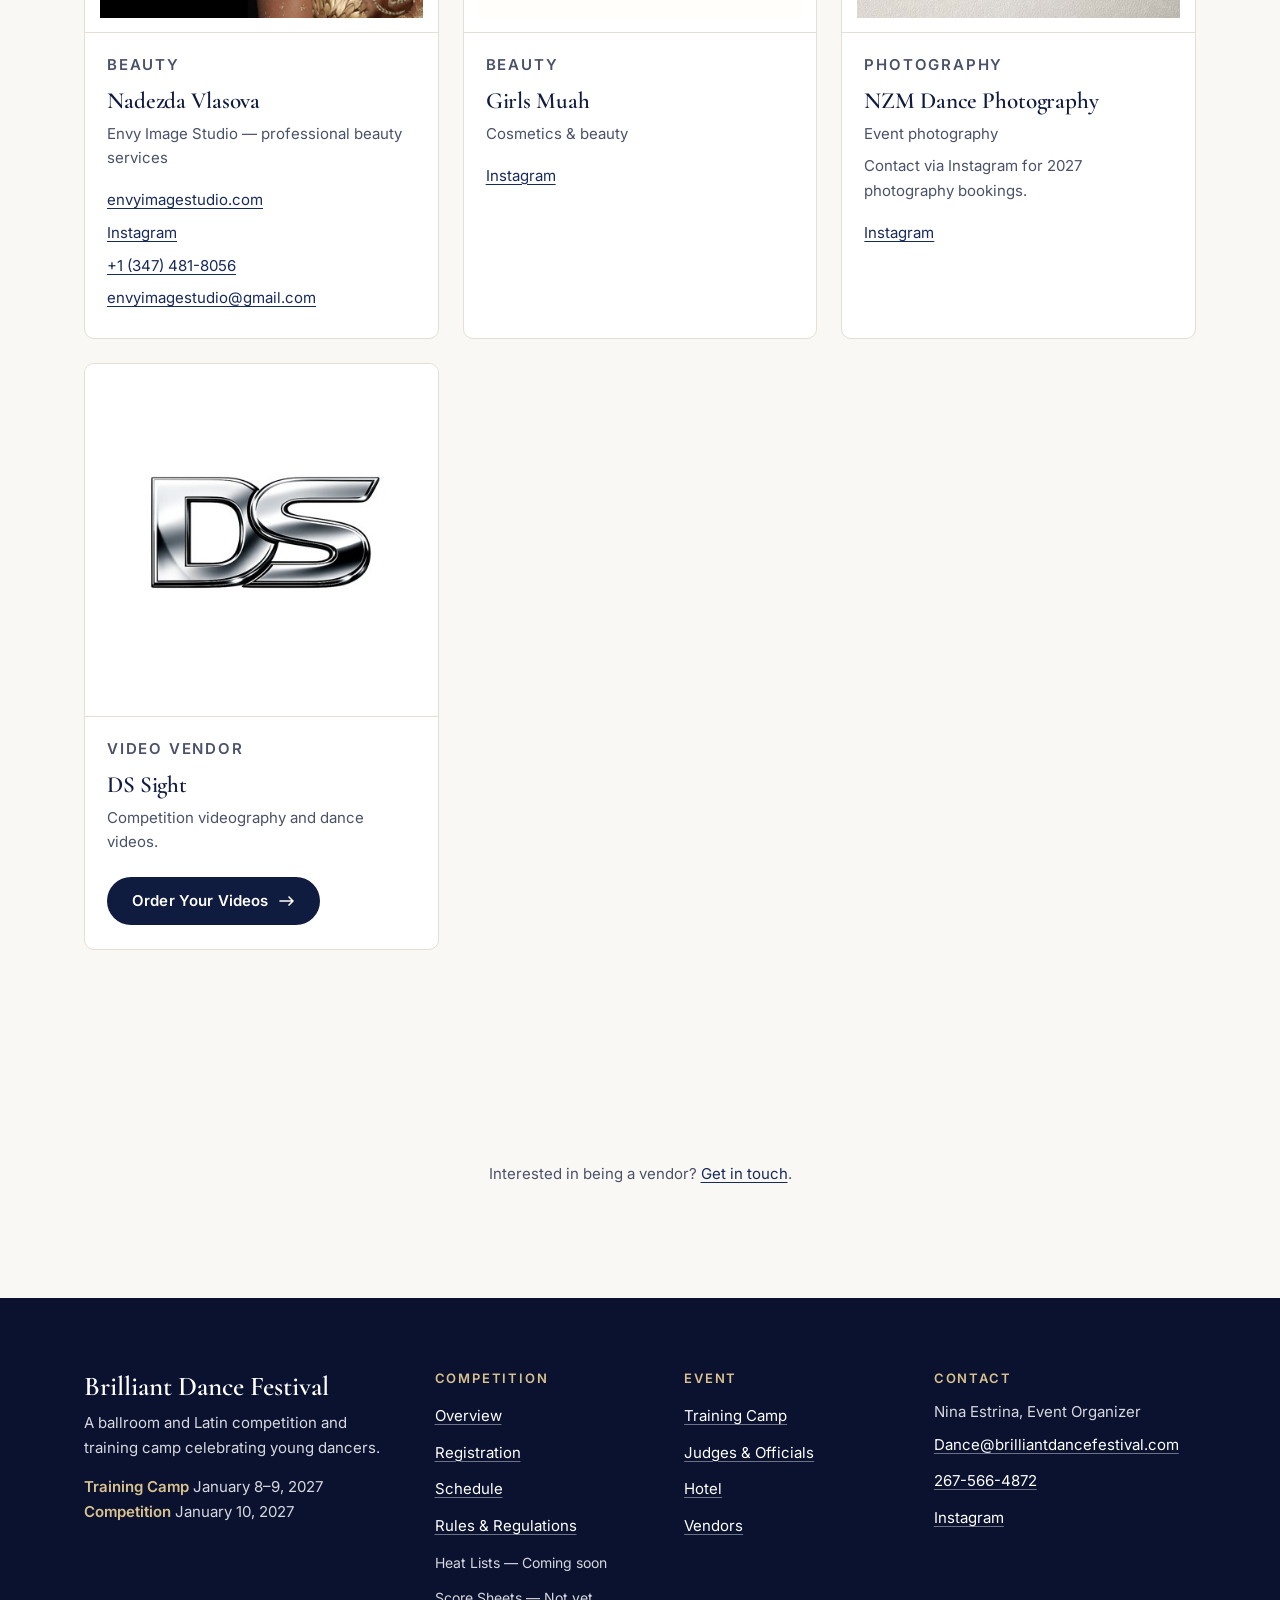
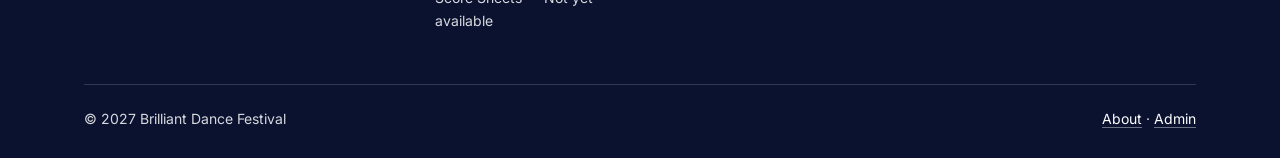
<file: vendors.html>
<!DOCTYPE html>
<html lang="en" class="no-js">
<head>
<meta charset="UTF-8">
<meta name="viewport" content="width=device-width, initial-scale=1">
<title>Vendors | Brilliant Dance Festival 2027</title>
<meta name="description" content="Vendors at Brilliant Dance Festival 2027.">
<meta name="theme-color" content="#101c3f">
<meta property="og:type" content="website">
<meta property="og:site_name" content="Brilliant Dance Festival">
<meta property="og:title" content="Vendors | Brilliant Dance Festival 2027">
<meta property="og:description" content="Vendors at Brilliant Dance Festival 2027.">
<meta name="twitter:card" content="summary">
<meta name="twitter:title" content="Vendors | Brilliant Dance Festival 2027">
<meta name="twitter:description" content="Vendors at Brilliant Dance Festival 2027.">
<link rel="icon" href="favicon.ico" sizes="any">
<link rel="icon" type="image/png" sizes="48x48" href="assets/icons/icon-48.png">
<link rel="icon" type="image/png" sizes="192x192" href="assets/icons/icon-192.png">
<link rel="apple-touch-icon" href="assets/icons/apple-touch-icon.png">
<link rel="preconnect" href="https://fonts.googleapis.com">
<link rel="preconnect" href="https://fonts.gstatic.com" crossorigin>
<link rel="stylesheet" href="https://fonts.googleapis.com/css2?family=Cormorant+Garamond:wght@500;600;700&family=Inter:wght@400;500;600;700&display=swap">
<link rel="stylesheet" href="css/style.css">
<script>document.documentElement.className='js';setTimeout(function(){if(!document.documentElement.classList.contains('js-ready'))document.documentElement.classList.add('js-failed')},2500);</script>
</head>
<body>
<a class="skip-link" href="#main">Skip to main content</a>

<div class="announce">
  <div class="container">
    <p><span><strong>Training Camp</strong> January 8–9, 2027</span><span class="dot" aria-hidden="true"></span><span><strong>Competition</strong> January 10, 2027</span></p>
  </div>
</div>
<header class="site-header">
  <div class="container nav-wrap">
    <a class="brand" href="index.html" aria-label="Brilliant Dance Festival — home">
      <img src="assets/logo.png" alt="Brilliant Dance Festival" width="900" height="229">
    </a>
    <button type="button" class="nav-toggle" aria-expanded="false" aria-controls="site-nav"><span class="bars" aria-hidden="true"></span><span class="sr-only">Menu</span></button>
    <nav id="site-nav" class="main-nav" aria-label="Primary">
      <ul>
          <li class="has-menu"><button type="button" class="menu-btn" aria-expanded="false" aria-controls="menu-0">Competition<svg class="chev" viewBox="0 0 12 8" width="12" height="8" aria-hidden="true"><path d="M1 1.5l5 5 5-5" fill="none" stroke="currentColor" stroke-width="1.6" stroke-linecap="round" stroke-linejoin="round"/></svg></button><ul class="submenu" id="menu-0"><li><a href="competition.html">Competition Overview</a></li><li><a href="schedule.html">Schedule</a></li><li><a href="prizes.html">Prizes</a></li><li><a href="judges.html">Judges &amp; Officials</a></li><li><a href="partner-search.html">Partner Search</a></li><li><a href="rules-regulations.html">Rules &amp; Regulations</a></li><li class="submenu-status"><span><strong>Heat Lists</strong> &mdash; Coming soon</span></li><li class="submenu-status"><span><strong>Score Sheets</strong> &mdash; Not yet available</span></li></ul></li>
          <li><a class="nav-link" href="camp.html">Camp</a></li>
          <li class="has-menu is-current"><button type="button" class="menu-btn" aria-expanded="false" aria-controls="menu-2">Event Information<svg class="chev" viewBox="0 0 12 8" width="12" height="8" aria-hidden="true"><path d="M1 1.5l5 5 5-5" fill="none" stroke="currentColor" stroke-width="1.6" stroke-linecap="round" stroke-linejoin="round"/></svg></button><ul class="submenu" id="menu-2"><li><a href="registration.html">Registration</a></li><li><a href="hotel.html">Hotel</a></li><li><a href="vendors.html" aria-current="page">Vendors</a></li></ul></li>
          <li><a class="nav-link" href="about.html">About</a></li>
          <li><a class="nav-link" href="contact.html">Contact</a></li>
          <li class="nav-cta"><a class="btn btn-primary" href="registration.html">Register</a></li>
      </ul>
    </nav>
  </div>
</header>
<main id="main">

<section class="page-hero">
  <div class="container narrow-left">
    <p class="eyebrow">January 10, 2027</p>
    <h1>Vendors</h1>
    <p class="lede">Businesses and service providers at Brilliant Dance Festival.</p>
    
  </div>
</section>
<section class="section " aria-labelledby="vendors-title"><div class="container"><div class="section-head left reveal"><p class="eyebrow">Vendors</p><h2 id="vendors-title">Beauty, apparel, photography &amp; video</h2></div><ul class="vendor-grid"><li class="vendor-card reveal"><div class="vendor-logo"><img src="assets/images/vendors/lux-beauty.jpg" alt="Lux Beauty logo" loading="lazy" decoding="async"></div><div class="vendor-body"><p class="vendor-cat">Beauty</p><h3>Lux Beauty</h3><p>Beauty services</p><ul class="vendor-links"><li><a href="https://luxbeautystudio.squarespace.com/" target="_blank" rel="noopener">Lux Beauty Studio</a></li><li><a href="tel:+12013064550">201-306-4550</a></li><li><a href="mailto:Luxbeautystudio2024@gmail.com">Luxbeautystudio2024@gmail.com</a></li></ul></div></li><li class="vendor-card reveal"><div class="vendor-logo"><img src="assets/images/vendors/glam-by-ak.jpg" alt="Glam By AK logo" loading="lazy" decoding="async"></div><div class="vendor-body"><p class="vendor-cat">Beauty</p><h3>Glam By AK</h3><p>Beauty services</p><ul class="vendor-links"><li><a href="https://www.instagram.com/glam_byak?igsh=Y2ptam5xZGM3eWdj" target="_blank" rel="noopener">Instagram</a></li></ul></div></li><li class="vendor-card reveal"><div class="vendor-logo"><img src="assets/images/vendors/brilliant-dance-boutique.jpg" alt="Brilliant Dance Boutique logo" loading="lazy" decoding="async"></div><div class="vendor-body"><p class="vendor-cat">Dance apparel</p><h3>Brilliant Dance Boutique</h3><ul class="vendor-links"><li><a href="https://www.instagram.com/brilliantdanceboutique?igsh=MXU5eDlvanpldmI2eA==" target="_blank" rel="noopener">Instagram</a></li></ul></div></li><li class="vendor-card reveal"><div class="vendor-logo"><img src="assets/images/vendors/nadezda-vlasova.jpg" alt="Nadezda Vlasova logo" loading="lazy" decoding="async"></div><div class="vendor-body"><p class="vendor-cat">Beauty</p><h3>Nadezda Vlasova</h3><p>Envy Image Studio — professional beauty services</p><ul class="vendor-links"><li><a href="https://envyimagestudio.com" target="_blank" rel="noopener">envyimagestudio.com</a></li><li><a href="https://www.instagram.com/envy_nadezda_vlasova?igsh=MWZ5dzIxMzZpd2R2aQ==" target="_blank" rel="noopener">Instagram</a></li><li><a href="tel:+13474818056">+1 (347) 481-8056</a></li><li><a href="mailto:envyimagestudio@gmail.com">envyimagestudio@gmail.com</a></li></ul></div></li><li class="vendor-card reveal"><div class="vendor-logo"><img src="assets/images/vendors/girls-muah.jpg" alt="Girls Muah logo" loading="lazy" decoding="async"></div><div class="vendor-body"><p class="vendor-cat">Beauty</p><h3>Girls Muah</h3><p>Cosmetics &amp; beauty</p><ul class="vendor-links"><li><a href="https://www.instagram.com/girls_muah?igsh=MWt4cTZzdWprbzR5Ng%3D%3D&amp;utm_source=qr" target="_blank" rel="noopener">Instagram</a></li></ul></div></li><li class="vendor-card reveal"><div class="vendor-logo"><img src="assets/images/vendors/nzm-dance-photography.jpg" alt="NZM Dance Photography logo" loading="lazy" decoding="async"></div><div class="vendor-body"><p class="vendor-cat">Photography</p><h3>NZM Dance Photography</h3><p>Event photography</p><p class="vendor-note">Contact via Instagram for 2027 photography bookings.</p><ul class="vendor-links"><li><a href="https://www.instagram.com/nzm.dance.photo/" target="_blank" rel="noopener">Instagram</a></li></ul></div></li><li class="vendor-card reveal"><div class="vendor-logo"><img src="assets/images/vendors/ds-sight.jpg" alt="DS Sight logo" loading="lazy" decoding="async"></div><div class="vendor-body"><p class="vendor-cat">Video Vendor</p><h3>DS Sight</h3><p>Competition videography and dance videos.</p><div class="vendor-actions"><a class="btn btn-primary" href="https://dssight.com/" target="_blank" rel="noopener">Order Your Videos<svg class="arrow" viewBox="0 0 16 10" width="16" height="10" aria-hidden="true"><path d="M1 5h13M10 1l4 4-4 4" fill="none" stroke="currentColor" stroke-width="1.6" stroke-linecap="round" stroke-linejoin="round"/></svg></a></div></div></li></ul></div></section><section class="section "><div class="container"><p class="small-note center">Interested in being a vendor? <a href="contact.html">Get in touch</a>.</p></div></section>
</main>
<footer class="site-footer">
  <div class="container">
    <div class="footer-grid">
      <div class="footer-brand">
        <p class="footer-name">Brilliant Dance Festival</p>
        <p>A ballroom and Latin competition and training camp celebrating young dancers.</p>
        <p class="footer-dates"><strong>Training Camp</strong> January 8–9, 2027<br><strong>Competition</strong> January 10, 2027</p>
      </div>
      <nav aria-label="Competition">
        <h2>Competition</h2>
        <ul>
          <li><a href="competition.html">Overview</a></li>
          <li><a href="registration.html">Registration</a></li>
          <li><a href="schedule.html">Schedule</a></li>
          <li><a href="rules-regulations.html">Rules &amp; Regulations</a></li>
          <li class="footer-status"><span>Heat Lists &mdash; Coming soon</span></li><li class="footer-status"><span>Score Sheets &mdash; Not yet available</span></li>
        </ul>
      </nav>
      <nav aria-label="Event information">
        <h2>Event</h2>
        <ul>
          <li><a href="camp.html">Training Camp</a></li>
          <li><a href="judges.html">Judges &amp; Officials</a></li>
          <li><a href="hotel.html">Hotel</a></li>
          <li><a href="vendors.html">Vendors</a></li>
        </ul>
      </nav>
      <div>
        <h2>Contact</h2>
        <ul>
          <li>Nina Estrina, Event Organizer</li>
          <li><a href="mailto:Dance@brilliantdancefestival.com">Dance@brilliantdancefestival.com</a></li>
          <li><a href="tel:2675664872">267-566-4872</a></li>
          <li><a href="https://www.instagram.com/brilliant.dance.festival" target="_blank" rel="noopener">Instagram<span class="sr-only"> (opens in a new tab)</span></a></li>
        </ul>
      </div>
    </div>
    <div class="bottom-bar">
      <span>&copy; 2027 Brilliant Dance Festival</span>
      <span><a href="about.html">About</a> &middot; <a href="/admin">Admin</a></span>
    </div>
  </div>
</footer>
<script src="js/main.js" defer></script>
</body>
</html>
</file>
<file: css/style.css>
/* ==========================================================================
   Brilliant Dance Festival — stylesheet (2027 redesign)
   Deep navy + warm white, restrained teal, subtle champagne details.
   Cormorant Garamond (display) + Inter (body). Edit the tokens below to re-theme.
   ========================================================================== */

:root {
  --navy: #101c3f;
  --navy-2: #182a5c;
  --navy-deep: #0a1230;
  --teal: #1d6b73;
  --teal-soft: #e3eff0;
  --champagne: #b79a5f;
  --champagne-light: #d9c28e;
  --champagne-dark: #7a5f2c;
  --bg: #faf8f4;
  --bg-alt: #f1ede4;
  --surface: #ffffff;
  --line: #e4dfd3;
  --text: #1a2036;
  --muted: #4a5169;
  --on-dark: #ffffff;
  --on-dark-muted: rgba(255, 255, 255, 0.84);
  --font-display: 'Cormorant Garamond', Georgia, 'Times New Roman', serif;
  --font-body: 'Inter', -apple-system, BlinkMacSystemFont, 'Segoe UI', Roboto, Helvetica, Arial, sans-serif;
  --radius: 6px;
  --radius-lg: 10px;
  --shadow: 0 10px 30px rgba(16, 28, 63, 0.08);
  --max: 1160px;
  --header-h: 84px;
  --ease: cubic-bezier(0.22, 0.61, 0.36, 1);
}

*, *::before, *::after { box-sizing: border-box; }
html { font-variant-numeric: lining-nums; font-feature-settings: "lnum" 1; scroll-behavior: smooth; scroll-padding-top: calc(var(--header-h) + 16px); -webkit-text-size-adjust: 100%; }
body {
  margin: 0; background: var(--bg); color: var(--text);
  font-family: var(--font-body); font-size: 1.0625rem; line-height: 1.65;
  -webkit-font-smoothing: antialiased; text-rendering: optimizeLegibility;
}
img { max-width: 100%; height: auto; display: block; }
a { color: var(--navy-2); text-underline-offset: 3px; text-decoration-thickness: 1px; }
a:hover { color: var(--teal); }
h1, h2, h3, h4 { font-family: var(--font-display); font-weight: 600; line-height: 1.12; color: var(--navy); margin: 0 0 0.5em; letter-spacing: -0.005em; text-wrap: balance; }
h1 { font-size: clamp(2.6rem, 6vw, 4.4rem); }
h2 { font-size: clamp(2rem, 4vw, 2.9rem); }
h3 { font-size: 1.45rem; }
p { margin: 0 0 1em; }
ul, ol { margin: 0; padding: 0; }
:focus-visible { outline: 3px solid var(--teal); outline-offset: 3px; border-radius: 3px; }
.on-dark :focus-visible, .hero :focus-visible, .page-hero :focus-visible, .site-footer :focus-visible, .cta-band :focus-visible, .announce :focus-visible { outline-color: var(--champagne-light); }

.container { width: 100%; max-width: var(--max); margin: 0 auto; padding: 0 24px; }
.sr-only { position: absolute; width: 1px; height: 1px; padding: 0; margin: -1px; overflow: hidden; clip: rect(0,0,0,0); white-space: nowrap; border: 0; }
.skip-link { position: absolute; left: 12px; top: -60px; z-index: 200; background: var(--navy); color: #fff; padding: 12px 18px; border-radius: var(--radius); transition: top 0.2s; }
.skip-link:focus { top: 12px; color: #fff; }
.center { text-align: center; }

/* ---------- Eyebrow / small labels ---------- */
.eyebrow { font-family: var(--font-body); font-size: 0.8125rem; font-weight: 600; letter-spacing: 0.14em; text-transform: uppercase; color: var(--champagne-dark); margin: 0 0 14px; }
.eyebrow.on-dark, .hero .eyebrow, .page-hero .eyebrow { color: var(--champagne-light); }

/* ---------- Buttons ---------- */
.btn {
  display: inline-flex; align-items: center; gap: 10px; justify-content: center;
  min-height: 48px; padding: 12px 24px; border-radius: 999px; border: 1.5px solid transparent;
  font: 600 0.9375rem/1.2 var(--font-body); letter-spacing: 0.01em; text-decoration: none; cursor: pointer;
  transition: background-color 0.25s var(--ease), color 0.25s var(--ease), border-color 0.25s var(--ease), transform 0.25s var(--ease), box-shadow 0.25s var(--ease);
}
.btn .arrow { transition: transform 0.25s var(--ease); flex: none; }
.btn:hover .arrow, .text-link:hover .arrow { transform: translateX(4px); }
.btn-primary { background: var(--navy); color: #fff; }
.btn-primary:hover { background: var(--navy-2); color: #fff; box-shadow: 0 8px 20px rgba(16,28,63,0.2); transform: translateY(-1px); }
.btn-secondary { background: transparent; color: var(--navy); border-color: var(--navy); }
.btn-secondary:hover { background: var(--navy); color: #fff; }
.btn-light { background: #fff; color: var(--navy); }
.btn-light:hover { background: var(--champagne-light); color: var(--navy-deep); transform: translateY(-1px); }
.btn-ghost { background: transparent; color: #fff; border-color: rgba(255,255,255,0.7); }
.btn-ghost:hover { background: rgba(255,255,255,0.12); border-color: #fff; color: #fff; }
.btn-text, .text-link { color: var(--navy); font-weight: 600; text-decoration: none; background: none; border: 0; padding-left: 8px; padding-right: 8px; }
.btn-text:hover, .text-link:hover { color: var(--teal); }
.text-link { display: inline-flex; gap: 8px; align-items: center; padding: 0; min-height: 44px; font-size: 0.9375rem; }
.actions { display: flex; flex-wrap: wrap; gap: 14px; align-items: center; margin-top: 28px; }
.actions.center { justify-content: center; }

/* ---------- Announcement bar ---------- */
.announce { background: var(--navy-deep); color: #fff; font-size: 0.875rem; }
.announce p { margin: 0; padding: 10px 0; display: flex; flex-wrap: wrap; gap: 4px 18px; justify-content: center; text-align: center; }
.announce strong { color: var(--champagne-light); font-weight: 600; margin-right: 4px; }
@media (max-width: 560px) { .announce .dot { display: none; } }
.announce .dot { width: 4px; height: 4px; background: var(--champagne); border-radius: 50%; align-self: center; }

/* ---------- Header / nav ---------- */
.site-header { position: sticky; top: 0; z-index: 100; background: #fff; border-bottom: 1px solid var(--line); }
.nav-wrap { display: flex; align-items: center; justify-content: space-between; gap: 24px; min-height: var(--header-h); }
.brand { display: block; flex: none; }
.brand img { height: 56px; width: auto; }
.main-nav ul { list-style: none; display: flex; align-items: center; gap: 4px; }
.main-nav .nav-link, .menu-btn {
  display: inline-flex; align-items: center; gap: 7px; min-height: 44px; padding: 8px 14px; border-radius: var(--radius);
  font: 500 0.9375rem/1 var(--font-body); color: var(--navy); text-decoration: none; background: none; border: 0; cursor: pointer;
  transition: color 0.2s, background-color 0.2s;
}
.main-nav .nav-link:hover, .menu-btn:hover, .has-menu.open > .menu-btn { background: var(--bg-alt); color: var(--navy); }
.main-nav [aria-current="page"], .has-menu.is-current > .menu-btn { color: var(--navy); box-shadow: inset 0 -2px 0 var(--champagne); border-radius: 0; }
.chev { transition: transform 0.25s var(--ease); }
.has-menu.open .chev { transform: rotate(180deg); }
.has-menu { position: relative; }
.submenu { list-style: none; position: absolute; top: calc(100% + 6px); left: 0; min-width: 240px; background: #fff; border: 1px solid var(--line); border-radius: var(--radius-lg); box-shadow: var(--shadow); padding: 8px; display: block !important; opacity: 0; visibility: hidden; transform: translateY(-6px); transition: opacity 0.2s var(--ease), transform 0.2s var(--ease), visibility 0.2s; }
.submenu a { display: block; padding: 11px 14px; border-radius: var(--radius); color: var(--navy); text-decoration: none; font-size: 0.9375rem; }
.submenu a:hover, .submenu a[aria-current="page"] { background: var(--bg-alt); }
.has-menu:hover > .submenu, .has-menu.open > .submenu, .no-js .has-menu:focus-within > .submenu { opacity: 1; visibility: visible; transform: none; }
.nav-cta { margin-left: 10px; }
.nav-cta .btn { min-height: 44px; padding: 10px 22px; }
.nav-toggle { display: none; width: 48px; height: 48px; border: 1.5px solid var(--navy); border-radius: var(--radius); background: #fff; cursor: pointer; align-items: center; justify-content: center; }
.nav-toggle .bars, .nav-toggle .bars::before, .nav-toggle .bars::after { display: block; width: 20px; height: 2px; background: var(--navy); border-radius: 2px; transition: transform 0.3s var(--ease), background-color 0.2s; }
.nav-toggle .bars { position: relative; }
.nav-toggle .bars::before, .nav-toggle .bars::after { content: ""; position: absolute; left: 0; }
.nav-toggle .bars::before { top: -6px; } .nav-toggle .bars::after { top: 6px; }
.nav-toggle[aria-expanded="true"] .bars { background: transparent; }
.nav-toggle[aria-expanded="true"] .bars::before { transform: translateY(6px) rotate(45deg); }
.nav-toggle[aria-expanded="true"] .bars::after { transform: translateY(-6px) rotate(-45deg); }

@media (max-width: 960px) {
  :root { --header-h: 72px; }
  .brand img { height: 48px; }
  .nav-toggle { display: inline-flex; }
  .main-nav { position: absolute; left: 0; right: 0; top: 100%; background: #fff; border-bottom: 1px solid var(--line); box-shadow: 0 18px 30px rgba(16,28,63,0.1); max-height: calc(100vh - var(--header-h) - 44px); overflow-y: auto; }
  .js .main-nav { visibility: hidden; opacity: 0; transform: translateY(-8px); transition: opacity 0.25s var(--ease), transform 0.25s var(--ease), visibility 0.25s; }
  .js .main-nav.open { visibility: visible; opacity: 1; transform: none; }
  .main-nav ul { flex-direction: column; align-items: stretch; gap: 0; padding: 12px 24px 24px; }
  .main-nav li { border-bottom: 1px solid var(--line); }
  .main-nav .nav-link, .menu-btn { width: 100%; justify-content: space-between; padding: 14px 4px; min-height: 52px; font-size: 1.0625rem; border-radius: 0; }
  .main-nav [aria-current="page"], .has-menu.is-current > .menu-btn { box-shadow: none; color: var(--teal); }
  .submenu { position: static; box-shadow: none; border: 0; padding: 0 0 10px 12px; min-width: 0; opacity: 1; visibility: visible; transform: none; display: none !important; }
  .has-menu.open > .submenu, .no-js .submenu { display: block !important; }
  .has-menu:hover > .submenu { display: none !important; }
  .has-menu.open:hover > .submenu { display: block !important; }
  .submenu a { padding: 12px 8px; min-height: 44px; }
  .nav-cta { margin: 18px 0 0; border: 0 !important; }
  .nav-cta .btn { width: 100%; min-height: 52px; }
}

/* ---------- Hero (home) ---------- */
.hero { background: var(--navy); color: var(--on-dark); position: relative; overflow: hidden; border-bottom: 3px solid var(--champagne); }
.hero::before { content: ""; position: absolute; inset: 0; background: radial-gradient(80% 90% at 85% 10%, rgba(29,107,115,0.35), transparent 60%); pointer-events: none; }
.hero-grid { position: relative; display: grid; grid-template-columns: 1.15fr 0.85fr; gap: 56px; align-items: center; padding-top: 80px; padding-bottom: 88px; }
.hero h1 { color: #fff; font-size: clamp(3rem, 7.4vw, 5.6rem); line-height: 1.02; margin-bottom: 18px; }
.hero-tagline { text-wrap: balance; font-family: var(--font-display); font-size: clamp(1.5rem, 3vw, 2rem); font-style: italic; color: var(--champagne-light); margin: 0 0 14px; }
.hero-lede { font-size: 1.125rem; max-width: 34em; color: var(--on-dark-muted); margin-bottom: 30px; }
.hero-dates { display: flex; flex-wrap: wrap; gap: 14px 44px; margin: 0 0 6px; padding-top: 24px; border-top: 1px solid rgba(255,255,255,0.22); }
.hero-dates dt { font-size: 0.8125rem; letter-spacing: 0.14em; text-transform: uppercase; color: var(--champagne-light); font-weight: 600; }
.hero-dates dd { margin: 4px 0 0; font-family: var(--font-display); font-size: clamp(1.6rem, 3.2vw, 2.15rem); font-weight: 600; color: #fff; line-height: 1.1; }
.hero-year { display: flex; flex-direction: column; align-items: center; justify-content: center; text-align: center; min-height: 360px; border: 1px solid rgba(217,194,142,0.45); border-radius: var(--radius-lg); position: relative; padding: 32px; }
.hero-year::after { content: ""; position: absolute; inset: 10px; border: 1px solid rgba(217,194,142,0.2); border-radius: 6px; pointer-events: none; }
.hero-year .yr { font-family: var(--font-display); font-size: clamp(5.5rem, 13vw, 10rem); font-weight: 600; line-height: 0.9; color: transparent; -webkit-text-stroke: 1.5px var(--champagne-light); letter-spacing: 0.01em; }
.hero-year .yr-sub { margin-top: 18px; font-size: 0.875rem; letter-spacing: 0.3em; text-transform: uppercase; color: var(--on-dark-muted); }
.hero-photo { margin: 0; border-radius: var(--radius-lg); overflow: hidden; aspect-ratio: 4 / 5; box-shadow: 0 24px 50px rgba(0,0,0,0.35); }
.hero-photo img { width: 100%; height: 100%; object-fit: cover; }
@media (max-width: 960px) {
  .hero-grid { grid-template-columns: 1fr; gap: 40px; padding-top: 52px; padding-bottom: 56px; }
  .hero-year { min-height: 220px; order: -1; padding: 24px; }
  .hero-photo { order: -1; aspect-ratio: 4 / 3; }
}

/* ---------- Inner page hero ---------- */
.page-hero { background: var(--navy); color: var(--on-dark); padding: 72px 0 64px; border-bottom: 3px solid var(--champagne); }
.page-hero h1 { color: #fff; margin-bottom: 16px; font-size: clamp(2.5rem, 5.5vw, 4rem); }
.page-hero .lede { font-size: 1.1875rem; max-width: 40em; color: var(--on-dark-muted); margin: 0; }
.page-hero .lede a { color: var(--champagne-light); }
.page-hero .actions { margin-top: 28px; }
@media (max-width: 640px) { .page-hero { padding: 48px 0 44px; } }

/* ---------- Sections ---------- */
.section { padding: 96px 0; }
.section.alt { background: var(--bg-alt); }
@media (max-width: 760px) { .section { padding: 60px 0; } }
.section-head { max-width: 720px; margin: 0 auto 48px; text-align: center; }
.section-head.left { margin-left: 0; text-align: left; }
.lead { font-size: 1.25rem; line-height: 1.55; color: var(--text); }
.h3-display { font-size: 1.75rem; margin-bottom: 18px; }
.small-note { font-size: 0.9375rem; color: var(--muted); margin-top: 20px; }
.tba { margin: 0; padding: 14px 18px; background: var(--bg-alt); border-left: 3px solid var(--champagne); border-radius: 0 var(--radius) var(--radius) 0; color: var(--muted); font-size: 0.9375rem; }
.section.alt .tba { background: #fff; }
.notice { max-width: 680px; margin: 0 auto; padding: 36px 40px; background: #fff; border: 1px solid var(--line); border-top: 3px solid var(--champagne); border-radius: var(--radius-lg); text-align: center; }
.notice.left { text-align: left; margin: 0; max-width: none; }
.notice h2 { font-size: 2rem; }
.notice p:last-child { margin-bottom: 0; }

/* Overview paths */
.duo { display: grid; grid-template-columns: 1fr 1fr; gap: 32px; align-items: start; }
@media (max-width: 800px) { .duo { grid-template-columns: 1fr; gap: 24px; } }
.path { padding: 40px; background: #fff; border: 1px solid var(--line); border-radius: var(--radius-lg); border-top: 4px solid var(--navy); height: 100%; }
.path-camp { border-top-color: var(--teal); background: var(--teal-soft); border-color: #c9dfe1; border-top-color: var(--teal); }
.path-kind { font-size: 0.8125rem; font-weight: 700; letter-spacing: 0.14em; text-transform: uppercase; color: var(--champagne-dark); margin: 0 0 10px; }
.path-camp .path-kind { color: var(--teal); }
.path h3 { font-size: 2.1rem; }
@media (max-width: 640px) { .path { padding: 28px 24px; } }
.panel { padding: 0; }
.panel .h3-display { padding-bottom: 12px; border-bottom: 1px solid var(--line); }

/* Why / numbered rows */
.split-text { display: grid; grid-template-columns: 0.9fr 1.1fr; gap: 72px; align-items: start; }
@media (max-width: 900px) { .split-text { grid-template-columns: 1fr; gap: 36px; } }
.why { list-style: none; display: grid; gap: 0; }
.why li { display: grid; grid-template-columns: 56px 1fr; gap: 16px; padding: 26px 0; border-top: 1px solid var(--line); }
.why li:last-child { border-bottom: 1px solid var(--line); }
.why .num { font-family: var(--font-display); font-size: 2rem; color: var(--champagne-dark); line-height: 1; font-weight: 600; }
.why h3 { font-size: 1.5rem; margin-bottom: 6px; }
.why p { margin: 0; color: var(--muted); }
.section.alt .why li { border-color: #d9d3c4; }

/* Organizer */
.organizer { display: grid; grid-template-columns: minmax(280px, 420px) 1fr; gap: 72px; align-items: center; }
.organizer.is-compact { grid-template-columns: minmax(200px, 280px) 1fr; gap: 48px; }
.portrait { margin: 0; border-radius: var(--radius-lg); overflow: hidden; aspect-ratio: 4 / 5; background: var(--bg-alt); box-shadow: var(--shadow); }
.portrait img { width: 100%; height: 100%; object-fit: cover; object-position: 50% 30%; }
.portrait.small { width: 180px; margin-bottom: 22px; }
.organizer-copy h2 { margin-bottom: 4px; }
.role-line { color: var(--champagne-dark); font-weight: 600; font-size: 0.9375rem; letter-spacing: 0.04em; margin-bottom: 20px; }
.organizer-copy p { max-width: 36em; }
@media (max-width: 800px) {
  .organizer, .organizer.is-compact { grid-template-columns: 1fr; gap: 28px; }
  .portrait { max-width: 400px; }
}

/* Facts / info */
.info-split { display: grid; grid-template-columns: 1fr 1fr; gap: 72px; align-items: start; }
@media (max-width: 900px) { .info-split { grid-template-columns: 1fr; gap: 44px; } }
.facts { margin: 0; }
.facts > div { display: grid; grid-template-columns: 150px 1fr; gap: 16px; padding: 14px 0; border-top: 1px solid var(--line); }
.facts > div:last-child { border-bottom: 1px solid var(--line); }
.facts dt { font-size: 0.8125rem; letter-spacing: 0.1em; text-transform: uppercase; font-weight: 600; color: var(--champagne-dark); padding-top: 3px; }
.facts dd { margin: 0; }
.notice .facts { text-align: left; margin-top: 18px; }
@media (max-width: 520px) { .facts > div { grid-template-columns: 1fr; gap: 2px; } }
.steps { list-style: none; counter-reset: s; display: grid; gap: 22px; }
.steps li { counter-increment: s; padding-left: 60px; position: relative; }
.steps li::before { content: counter(s); position: absolute; left: 0; top: -2px; width: 42px; height: 42px; border-radius: 50%; background: var(--navy); color: #fff; font: 600 1.25rem/42px var(--font-display); text-align: center; }
.steps h3 { font-size: 1.35rem; margin-bottom: 2px; }
.steps p { margin: 0; color: var(--muted); }

/* CTA band */
.cta-band { background: var(--navy); color: #fff; text-align: center; padding: 88px 0; border-top: 3px solid var(--champagne); }
.cta-band h2 { color: #fff; }
.cta-band p { color: var(--on-dark-muted); max-width: 34em; margin: 0 auto; font-size: 1.125rem; }

/* People lists (lineup — rendered only when entries exist) */
.people { list-style: none; display: grid; grid-template-columns: repeat(auto-fill, minmax(190px, 1fr)); gap: 28px 24px; }
.person img { width: 100%; aspect-ratio: 4 / 5; object-fit: cover; border-radius: var(--radius); margin-bottom: 14px; }
.person h3 { font-size: 1.3rem; margin-bottom: 2px; }
.person .role { display: block; font-size: 0.8125rem; letter-spacing: 0.1em; text-transform: uppercase; font-weight: 600; color: var(--champagne-dark); margin-bottom: 6px; }
.person .quote { font-size: 0.9375rem; color: var(--muted); font-style: italic; }

/* Vendors, partners, prizes, forms */
.vendor-list, .listings { list-style: none; display: grid; gap: 0; }
.vendor, .listing { padding: 18px 0; border-top: 1px solid var(--line); }
.vendor h3, .listing h3 { font-size: 1.35rem; margin-bottom: 2px; }
.vendor p, .listing p { margin: 0 0 4px; color: var(--muted); }
.listings { grid-template-columns: 1fr 1fr; gap: 0 48px; }
@media (max-width: 760px) { .listings { grid-template-columns: 1fr; } }
.prize-table { width: 100%; border-collapse: collapse; background: #fff; border: 1px solid var(--line); }
.prize-table caption { text-align: left; font: 600 1.4rem var(--font-display); padding: 0 0 10px; color: var(--navy); }
.prize-table th, .prize-table td { padding: 12px 16px; border-top: 1px solid var(--line); text-align: left; font-weight: 500; }
.prize-table td { text-align: right; font-weight: 600; }
.chips-list { list-style: none; display: grid; gap: 0; }
.chips-list li { padding: 14px 0; border-top: 1px solid var(--line); }
.chips-list h3 { font-size: 1.3rem; margin-bottom: 2px; }
.chips-list p { margin: 0; color: var(--muted); }
.link-rows { list-style: none; display: grid; grid-template-columns: 1fr 1fr; column-gap: 64px; }
@media (max-width: 800px) { .link-rows { grid-template-columns: 1fr; } }
.link-rows li { border-top: 1px solid #d9d3c4; }
.link-rows li { border-bottom: 1px solid #d9d3c4; }
.link-rows li:nth-child(-n+2) { }
@media (max-width: 800px) { .link-rows li:nth-child(2) { border-top: 0; } }
.link-rows a { display: flex; justify-content: space-between; align-items: center; gap: 20px; padding: 22px 6px; text-decoration: none; color: var(--navy); min-height: 44px; transition: padding-left 0.25s var(--ease), color 0.2s; }
.link-rows a:hover { padding-left: 14px; color: var(--teal); }
.link-rows strong { display: block; font: 600 1.45rem var(--font-display); }
.link-rows em { font-style: normal; color: var(--muted); font-size: 0.9375rem; }

/* Registration */
.reg-steps { list-style: none; display: grid; gap: 0; max-width: 860px; margin: 0 auto; }
.reg-steps > li { display: grid; grid-template-columns: 64px 1fr; gap: 24px; padding: 40px 0; border-top: 1px solid var(--line); }
.reg-steps > li:first-child { border-top: 0; padding-top: 0; }
.reg-steps h2 { font-size: 2rem; margin-bottom: 14px; }
.step-n { width: 52px; height: 52px; border-radius: 50%; background: var(--navy); color: #fff; font: 600 1.5rem/52px var(--font-display); text-align: center; }
@media (max-width: 560px) {
  .reg-steps > li { display: block; position: relative; padding: 32px 0; }
  .reg-steps > li:first-child { padding-top: 0; }
  .step-n { position: absolute; left: 0; top: 32px; width: 40px; height: 40px; font-size: 1.25rem; line-height: 40px; }
  .reg-steps > li:first-child .step-n { top: 0; }
  .reg-steps h2 { font-size: 1.7rem; padding-left: 54px; min-height: 40px; display: flex; align-items: center; margin-bottom: 16px; }
}
.form-cards { list-style: none; display: grid; gap: 14px; }
.form-card { display: flex; justify-content: space-between; align-items: center; gap: 20px; flex-wrap: wrap; padding: 20px 24px; background: #fff; border: 1px solid var(--line); border-radius: var(--radius-lg); }
.form-card h3 { font-size: 1.5rem; margin-bottom: 2px; }
.form-card p { margin: 0; color: var(--muted); font-size: 0.9375rem; }
@media (max-width: 520px) { .form-card .btn { width: 100%; } }

/* Camp */
.time-list { list-style: none; }
.time-list li { display: flex; justify-content: space-between; gap: 20px; padding: 14px 0; border-top: 1px solid var(--line); }
.time-list li:last-child { border-bottom: 1px solid var(--line); }
.time-list .time { font-weight: 600; color: var(--navy); white-space: nowrap; }
.panel .day-sub { margin: -6px 0 14px; }
.prices { display: grid; grid-template-columns: repeat(auto-fit, minmax(220px, 1fr)); gap: 24px; }
.price { background: #fff; border: 1px solid var(--line); border-radius: var(--radius-lg); padding: 28px; }
.price .amount { font: 600 2.6rem var(--font-display); color: var(--navy); margin: 0; }
.photo-slot { margin: 24px 0 0; border-radius: var(--radius-lg); overflow: hidden; aspect-ratio: 4 / 3; }
.photo-slot img { width: 100%; height: 100%; object-fit: cover; }

/* Schedule timeline */
.timeline { display: grid; gap: 20px; max-width: 900px; }
.tl-day { display: grid; grid-template-columns: 170px 1fr; gap: 32px; padding: 28px; background: #fff; border: 1px solid var(--line); border-left: 4px solid var(--teal); border-radius: var(--radius-lg); }
.tl-day.comp { border-left-color: var(--navy); }
.tl-date span { display: block; font-size: 0.8125rem; letter-spacing: 0.14em; text-transform: uppercase; font-weight: 600; color: var(--champagne-dark); }
.tl-date strong { font: 600 1.7rem var(--font-display); color: var(--navy); }
.tl-body h2, .tl-body h3 { font-size: 1.45rem; }
@media (max-width: 640px) { .tl-day { grid-template-columns: 1fr; gap: 10px; padding: 22px; } }

/* Contact */
.contact-grid { display: grid; grid-template-columns: 0.8fr 1.2fr; gap: 64px; align-items: start; }
@media (max-width: 900px) { .contact-grid { grid-template-columns: 1fr; gap: 40px; } }
.contact-card h2 { margin-bottom: 4px; }
.site-form { display: grid; gap: 18px; background: #fff; padding: 36px; border: 1px solid var(--line); border-radius: var(--radius-lg); }
.site-form .h3-display { margin: 0; }
.row-2 { display: grid; grid-template-columns: 1fr 1fr; gap: 18px; }
@media (max-width: 560px) { .row-2 { grid-template-columns: 1fr; } .site-form { padding: 24px 20px; } }
.site-form label { display: block; font-weight: 600; font-size: 0.9375rem; margin-bottom: 6px; color: var(--navy); }
.site-form input, .site-form textarea { width: 100%; font: inherit; font-size: 1rem; padding: 12px 14px; min-height: 48px; border: 1.5px solid #b9b4a6; border-radius: var(--radius); background: #fff; color: var(--text); transition: border-color 0.2s, box-shadow 0.2s; }
.site-form input:focus, .site-form textarea:focus { outline: none; border-color: var(--teal); box-shadow: 0 0 0 3px rgba(29,107,115,0.2); }
.site-form .btn { justify-self: start; }
.form-status { margin: 0; min-height: 0; color: var(--teal); font-weight: 500; }

/* Values */
.values { list-style: none; display: flex; flex-wrap: wrap; justify-content: center; gap: 12px; max-width: 860px; margin: 0 auto; }
.values li { padding: 10px 20px; border: 1px solid var(--champagne); border-radius: 999px; color: var(--navy); font-weight: 500; font-size: 0.9375rem; background: #fff; }

/* Rules */
.rules-wrap { max-width: 780px; margin: 0 auto; }
.rules-list { padding-left: 1.6em; display: grid; gap: 16px; }
.rules-list li { padding-left: 8px; }
.rules-list li::marker { font-family: var(--font-display); font-weight: 700; color: var(--champagne-dark); font-size: 1.15em; }

/* Footer */
.site-footer { background: var(--navy-deep); color: var(--on-dark-muted); padding: 72px 0 0; font-size: 0.9375rem; }
.site-footer a { color: #fff; text-decoration-color: rgba(255,255,255,0.4); }
.site-footer a:hover { color: var(--champagne-light); }
.footer-grid { display: grid; grid-template-columns: 1.5fr 1fr 1fr 1.3fr; gap: 48px; padding-bottom: 48px; }
@media (max-width: 960px) { .footer-grid { grid-template-columns: 1fr 1fr; gap: 36px; } }
@media (max-width: 560px) { .footer-grid { grid-template-columns: 1fr; } }
.footer-name { font: 600 1.7rem var(--font-display); color: #fff; margin-bottom: 8px; }
.footer-dates strong { color: var(--champagne-light); font-weight: 600; }
.site-footer h2 { font: 600 0.8125rem var(--font-body); letter-spacing: 0.14em; text-transform: uppercase; color: var(--champagne-light); margin-bottom: 14px; }
.site-footer ul { list-style: none; display: grid; gap: 4px; }
.site-footer li a { display: inline-block; padding: 4px 0; }
.bottom-bar { display: flex; flex-wrap: wrap; gap: 8px 24px; justify-content: space-between; padding: 22px 0 28px; border-top: 1px solid rgba(255,255,255,0.16); font-size: 0.875rem; }

/* ---------- Motion (restrained; content stays visible if scripts fail) ---------- */
@media (prefers-reduced-motion: no-preference) {
  .js:not(.js-failed) .reveal { opacity: 0; transform: translateY(16px); transition: opacity 0.7s var(--ease), transform 0.7s var(--ease); }
  .js:not(.js-failed) .reveal.is-visible { opacity: 1; transform: none; }
  .js:not(.js-failed) .reveal-img { transform: scale(0.98); }
  .js:not(.js-failed) .reveal-img.is-visible { transform: none; }
  .js:not(.js-failed) .reveal-img img { transition: transform 1.2s var(--ease); transform: scale(1.04); }
  .js:not(.js-failed) .reveal-img.is-visible img { transform: scale(1); }
}
@media (prefers-reduced-motion: reduce) {
  html { scroll-behavior: auto; }
  *, *::before, *::after { transition-duration: 0.01ms !important; animation-duration: 0.01ms !important; }
}

.price .btn { margin-top: 12px; }
.price { display: flex; flex-direction: column; align-items: flex-start; }
.price p { color: var(--muted); }
.pay-list { list-style: none; display: flex; flex-wrap: wrap; gap: 12px; margin: 16px 0 0; }

/* ---------- Decorative cutouts (landing page) ---------- */
.cutout { pointer-events: none; user-select: none; -webkit-user-select: none; line-height: 0; }
.cutout picture, .cutout img { display: block; height: 100%; }
.cutout img { width: auto; max-width: 100%; pointer-events: none; }

.hero-art .hero-grid { grid-template-columns: minmax(0, 1.25fr) minmax(0, 1fr); align-items: end; padding-bottom: 0; gap: 32px; }
.hero-art .hero-copy { padding: 72px 0 80px; align-self: center; }
.cutout--couple { position: relative; justify-self: center; height: clamp(320px, 38vw, 540px); }
.cutout--couple::before { content: ""; position: absolute; left: 50%; top: 52%; width: 125%; aspect-ratio: 1; transform: translate(-50%, -50%); background: radial-gradient(closest-side, rgba(61, 88, 168, 0.4), rgba(24, 42, 92, 0.12) 60%, transparent); }
.cutout--couple picture { position: relative; z-index: 1; }
@media (max-width: 960px) {
  .hero-art .hero-grid { grid-template-columns: 1fr; gap: 8px; padding-top: 52px; }
  .hero-art .hero-copy { padding: 0 0 8px; }
  .cutout--couple { height: 320px; justify-self: end; margin-right: -8px; }
}

/* Three-day overview (stacked rows beside the high-kick dancer) */
.days-section { padding-bottom: 0; }
.days-grid { display: grid; grid-template-columns: auto minmax(0, 1fr); gap: 64px; align-items: end; }
.days-body { padding-bottom: 96px; }
.cutout--kick { height: clamp(400px, 40vw, 540px); }
.days { list-style: none; border-bottom: 1px solid #d9d3c4; }
.day { display: grid; grid-template-columns: 150px minmax(0, 1fr); gap: 28px; padding: 26px 0; border-top: 1px solid #d9d3c4; }
.day-wd { margin: 0; font-size: 0.8125rem; font-weight: 600; letter-spacing: 0.14em; text-transform: uppercase; color: var(--teal); }
.day.comp .day-wd { color: var(--champagne-dark); }
.day-num { margin: 2px 0 0; font-family: var(--font-display); font-size: 1.5rem; font-weight: 600; color: var(--navy); line-height: 1; }
.day-num span { font-size: 3.4rem; margin-right: 4px; }
.day-kind { margin: 0 0 8px; font-weight: 600; color: var(--navy); font-size: 1.0625rem; }
.day-sub { font-weight: 500; color: var(--muted); }
.day-times { list-style: none; margin: 0 0 6px; }
.day-times li { display: grid; grid-template-columns: 150px 1fr; gap: 12px; padding: 5px 0; font-size: 0.9375rem; }
.day-times .time { font-weight: 600; color: var(--navy); white-space: nowrap; }
.day.comp { background: transparent; }
.day .text-link { margin-top: 4px; }
@media (max-width: 900px) {
  .days-grid { gap: 32px; }
  .cutout--kick { height: clamp(340px, 46vw, 420px); }
}
@media (max-width: 720px) {
  .days-grid { grid-template-columns: 1fr; gap: 8px; }
  .days-body { padding-bottom: 8px; }
  .cutout--kick { height: 360px; justify-self: start; }
}
@media (max-width: 560px) {
  .day { grid-template-columns: 1fr; gap: 10px; }
  .day-times li { grid-template-columns: 1fr; gap: 0; }
}

/* Event information + boy accent */
.info-section { padding-bottom: 0; }
.info-grid { display: grid; grid-template-columns: minmax(0, 1.1fr) minmax(0, 1fr) auto; gap: 56px; align-items: end; }
.info-grid > div:not(.cutout) { padding-bottom: 96px; align-self: start; }
.cutout--boy { height: clamp(250px, 22vw, 320px); }
@media (max-width: 1000px) {
  .info-grid { grid-template-columns: 1fr; gap: 40px; }
  .info-grid > div:not(.cutout) { padding-bottom: 0; }
  .cutout--boy { justify-self: end; height: 260px; margin-top: -16px; }
}

/* ---------- People (judges / officials) ---------- */
.roster-block .h3-display { margin-bottom: 28px; }
.people { grid-template-columns: repeat(auto-fill, minmax(200px, 1fr)); gap: 36px 28px; }
@media (max-width: 560px) { .people { grid-template-columns: repeat(2, minmax(0, 1fr)); gap: 28px 16px; } .person h3 { font-size: 1.15rem; } .person .role { font-size: 0.75rem; } .frame-initials span { font-size: 2.6rem; } }
.person .frame { aspect-ratio: 5 / 6; border-radius: var(--radius); overflow: hidden; background: var(--bg-alt); margin-bottom: 14px; }
.person .frame img { display: block; width: 100%; height: 100%; object-fit: contain; object-position: center; margin: 0; aspect-ratio: auto; border-radius: 0; filter: none; transform: none; }
.frame-initials { display: flex; align-items: center; justify-content: center; background: var(--teal-soft); border: 1px solid #c9dfe1; }
.frame-initials span { font-family: var(--font-display); font-size: 3.6rem; font-weight: 600; color: var(--navy); letter-spacing: 0.04em; }

/* ---------- Vendors ---------- */
.vendor-grid { list-style: none; display: grid; grid-template-columns: repeat(auto-fill, minmax(290px, 1fr)); gap: 24px; }
.vendor-card { background: #fff; border: 1px solid var(--line); border-radius: var(--radius-lg); overflow: hidden; display: flex; flex-direction: column; }
.vendor-logo { aspect-ratio: 1 / 1; position: relative; overflow: hidden; display: flex; align-items: center; justify-content: center; background: #fff; border-bottom: 1px solid var(--line); padding: 14px; }
.vendor-logo img { position: absolute; inset: 14px; display: block; width: calc(100% - 28px); height: calc(100% - 28px); object-fit: contain; object-position: center; }
.vendor-wordmark span { font-family: var(--font-display); font-size: 2rem; font-weight: 600; color: var(--navy); text-align: center; }
.vendor-body { padding: 20px 22px 24px; display: flex; flex-direction: column; gap: 4px; flex: 1; }
.vendor-cat { margin: 0; font-size: 0.8125rem; font-weight: 600; letter-spacing: 0.12em; text-transform: uppercase; color: var(--champagne-dark); }
.vendor-body h3 { font-size: 1.45rem; margin: 2px 0 4px; }
.vendor-body p { margin: 0 0 4px; color: var(--muted); font-size: 0.9375rem; }
.vendor-links { list-style: none; display: grid; gap: 2px; margin-top: 6px; font-size: 0.9375rem; overflow-wrap: anywhere; }
.vendor-links a { display: inline-block; padding: 3px 0; }
.vendor-actions { margin-top: auto; padding-top: 14px; }

/* ---------- Venue ---------- */
.venue-photos { display: grid; grid-template-columns: 1.6fr 1fr; gap: 16px; }
.venue-photo { margin: 0; border-radius: var(--radius-lg); overflow: hidden; background: var(--bg-alt); }
.venue-photo img { width: 100%; height: 100%; object-fit: cover; }
.venue-photo:first-child { grid-row: span 2; }
@media (max-width: 640px) { .venue-photos { grid-template-columns: 1fr; } .venue-photo:first-child { grid-row: auto; } }

/* ---------- Program tables & results status ---------- */
.program { list-style: none; }
.program li { display: grid; grid-template-columns: 190px minmax(0, 1fr); gap: 16px; padding: 12px 0; border-top: 1px solid var(--line); }
.program li:last-child { border-bottom: 1px solid var(--line); }
.program .time { font-weight: 600; color: var(--navy); white-space: nowrap; }
.program-sub { margin: 30px 0 8px; font-size: 1.3rem; }
.program-wide { max-width: 900px; }
@media (max-width: 560px) { .program li { grid-template-columns: 1fr; gap: 0; } }
.resource-list { list-style: none; display: flex; flex-wrap: wrap; gap: 12px; }
.resource-list li { display: flex; flex-wrap: wrap; gap: 6px 14px; align-items: center; padding: 12px 18px; border: 1px dashed #b9b4a6; border-radius: var(--radius); background: #fff; }
.res-name { font-weight: 600; color: var(--navy); }
.res-state { font-size: 0.875rem; color: var(--muted); }
.resource-row { margin-top: 36px; }
.resource-row .h3-display { margin-bottom: 14px; }
.section-head + .resource-row, .container > .resource-row:first-child { margin-top: 0; }
.submenu-status { padding: 10px 14px; font-size: 0.875rem; color: var(--muted); border-top: 1px solid var(--line); margin-top: 6px; }
.footer-status { color: var(--on-dark-muted); font-size: 0.875rem; padding: 4px 0; }

/* The `font` shorthand resets variant settings, so keep lining numerals (dates, prices, times) everywhere. */
*, *::before, *::after { font-variant-numeric: lining-nums !important; }
@media (max-width: 760px) { .section-head { margin-bottom: 28px; } }

.coach-stack { display: grid; gap: 56px; }
.coach-stack .people { grid-template-columns: repeat(auto-fill, minmax(180px, 200px)); }
@media (max-width: 560px) { .coach-stack .people { grid-template-columns: repeat(2, minmax(0, 1fr)); } }

.code { font-family: ui-monospace, SFMono-Regular, Menlo, monospace; font-weight: 700; letter-spacing: 0.06em; color: var(--navy); background: var(--teal-soft); border: 1px dashed var(--teal); border-radius: 4px; padding: 2px 8px; white-space: nowrap; }
.code-line { font-size: 1.0625rem; margin: 6px 0 0; }
.section.alt .person .frame { background: #e6e0d3; }

.btn-sm { min-height: 44px; padding: 10px 20px; font-size: 0.875rem; }
.code-note { display: inline-block; margin-top: 10px; font-size: 0.9375rem; }

.coach-pass { display: grid; grid-template-columns: minmax(0, 1.1fr) minmax(0, 1fr); gap: 24px 64px; align-items: start; max-width: 1000px; margin: 0 auto; padding: 40px; background: #fff; border: 1px solid var(--line); border-top: 3px solid var(--champagne); border-radius: var(--radius-lg); }
.coach-pass h2 { font-size: 2.2rem; }
.coach-pass .actions { grid-column: 1 / -1; margin-top: 4px; }
@media (max-width: 800px) { .coach-pass { grid-template-columns: minmax(0, 1fr); padding: 28px 22px; } .coach-pass .btn { width: 100%; } }
.coach-pass > * { min-width: 0; }
.coach-pass p, .coach-pass a { overflow-wrap: anywhere; }
</file>
